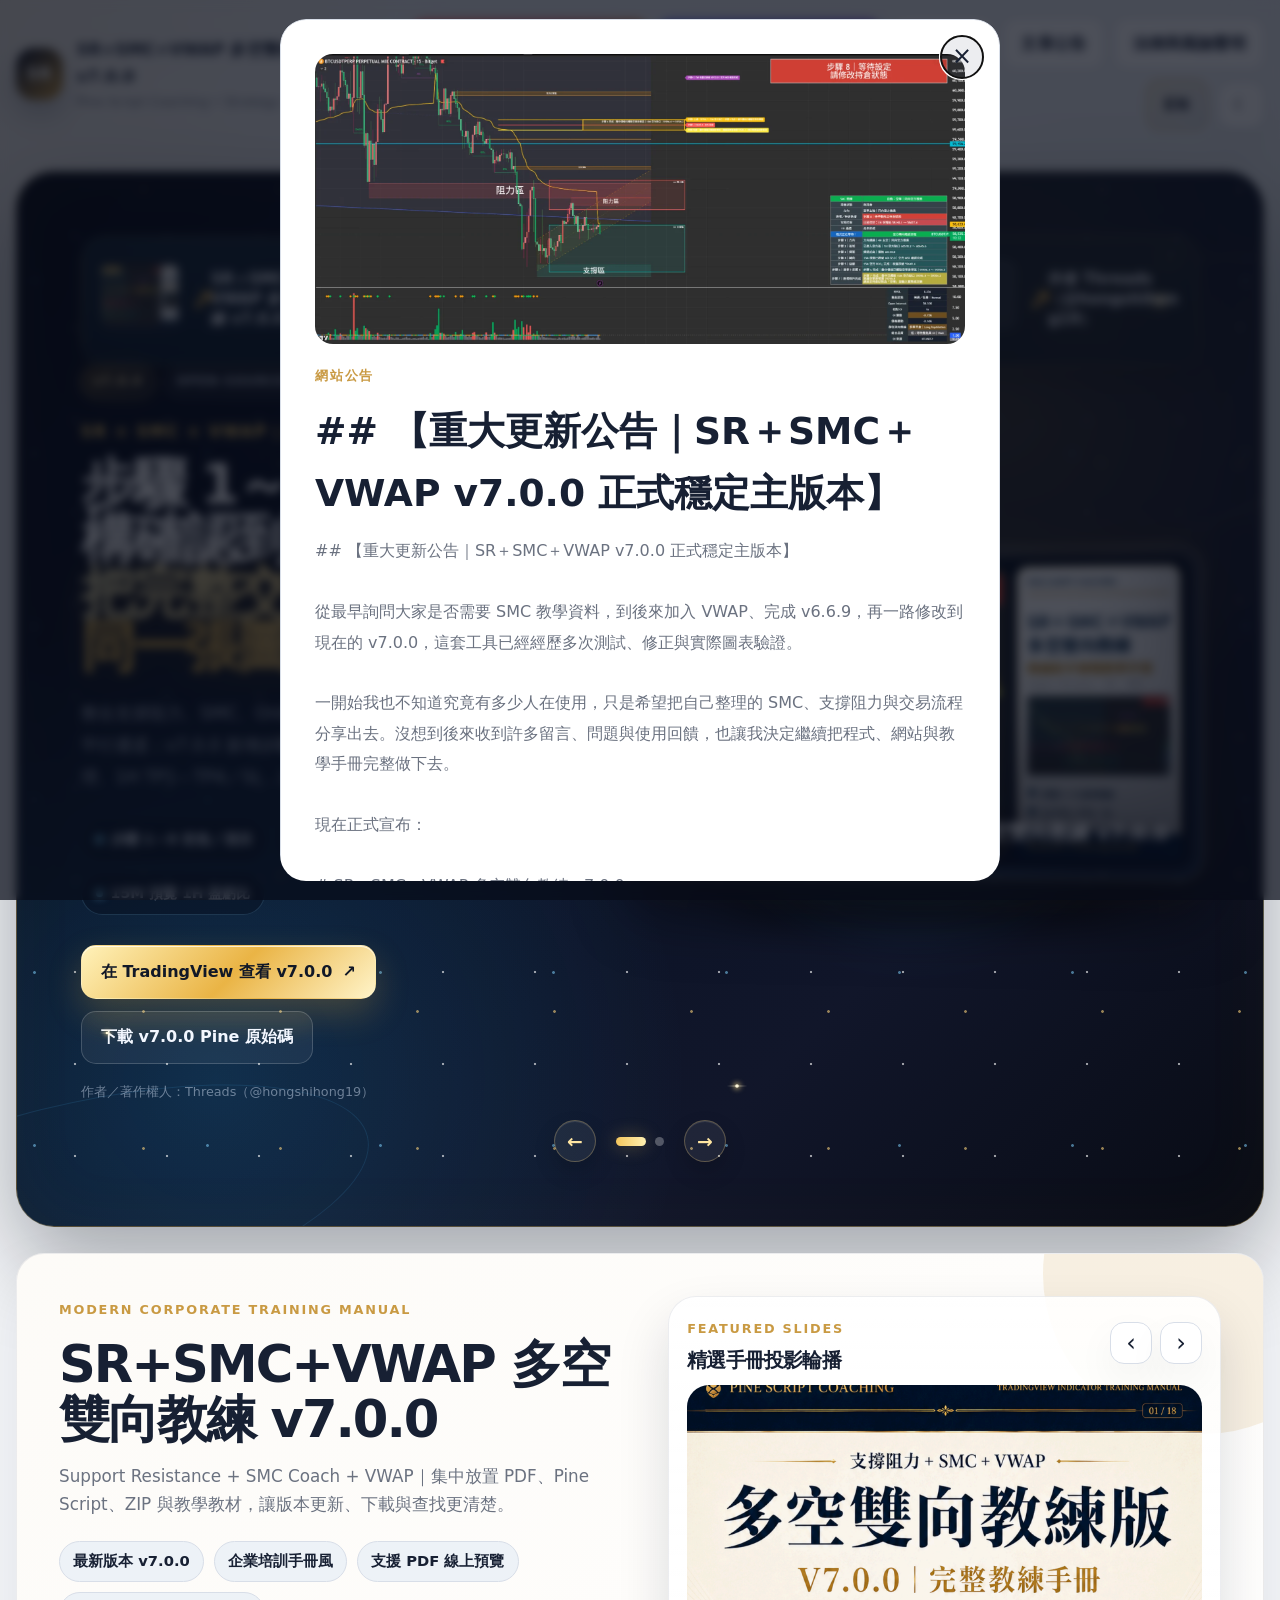
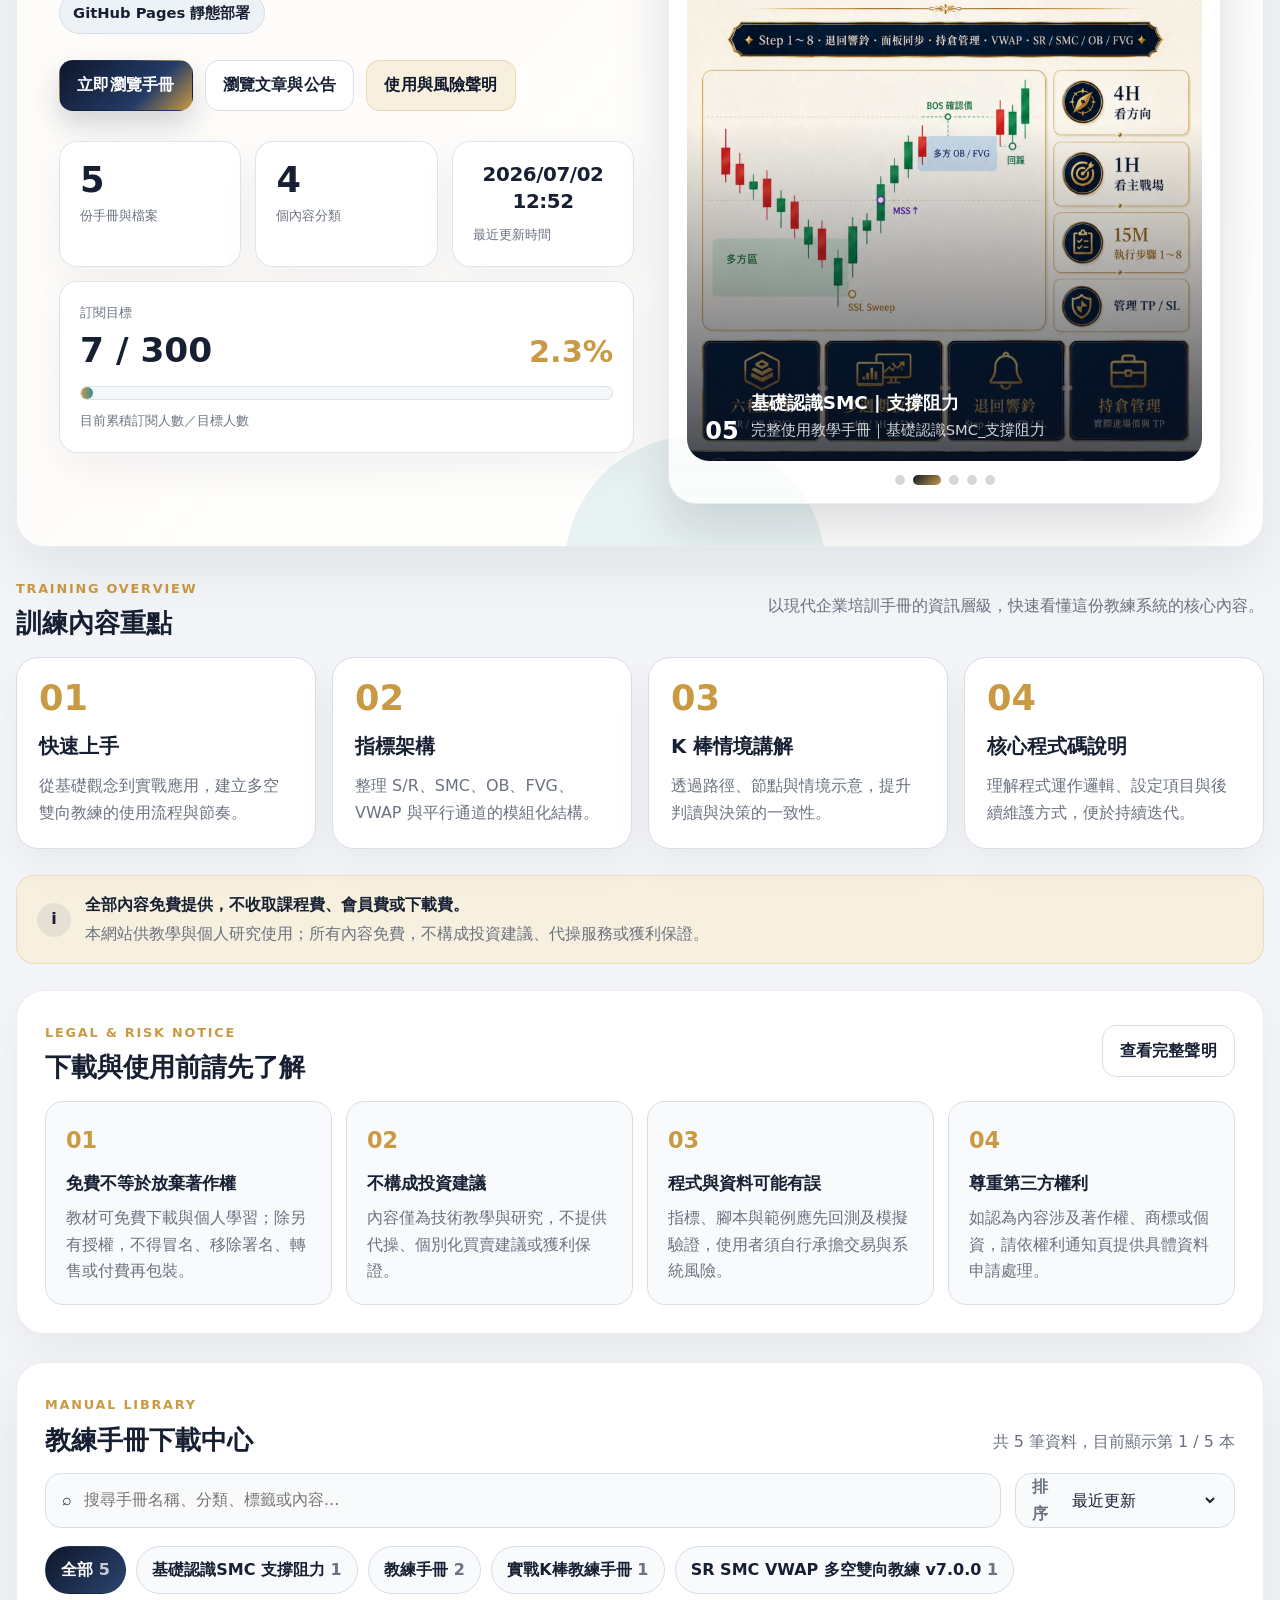
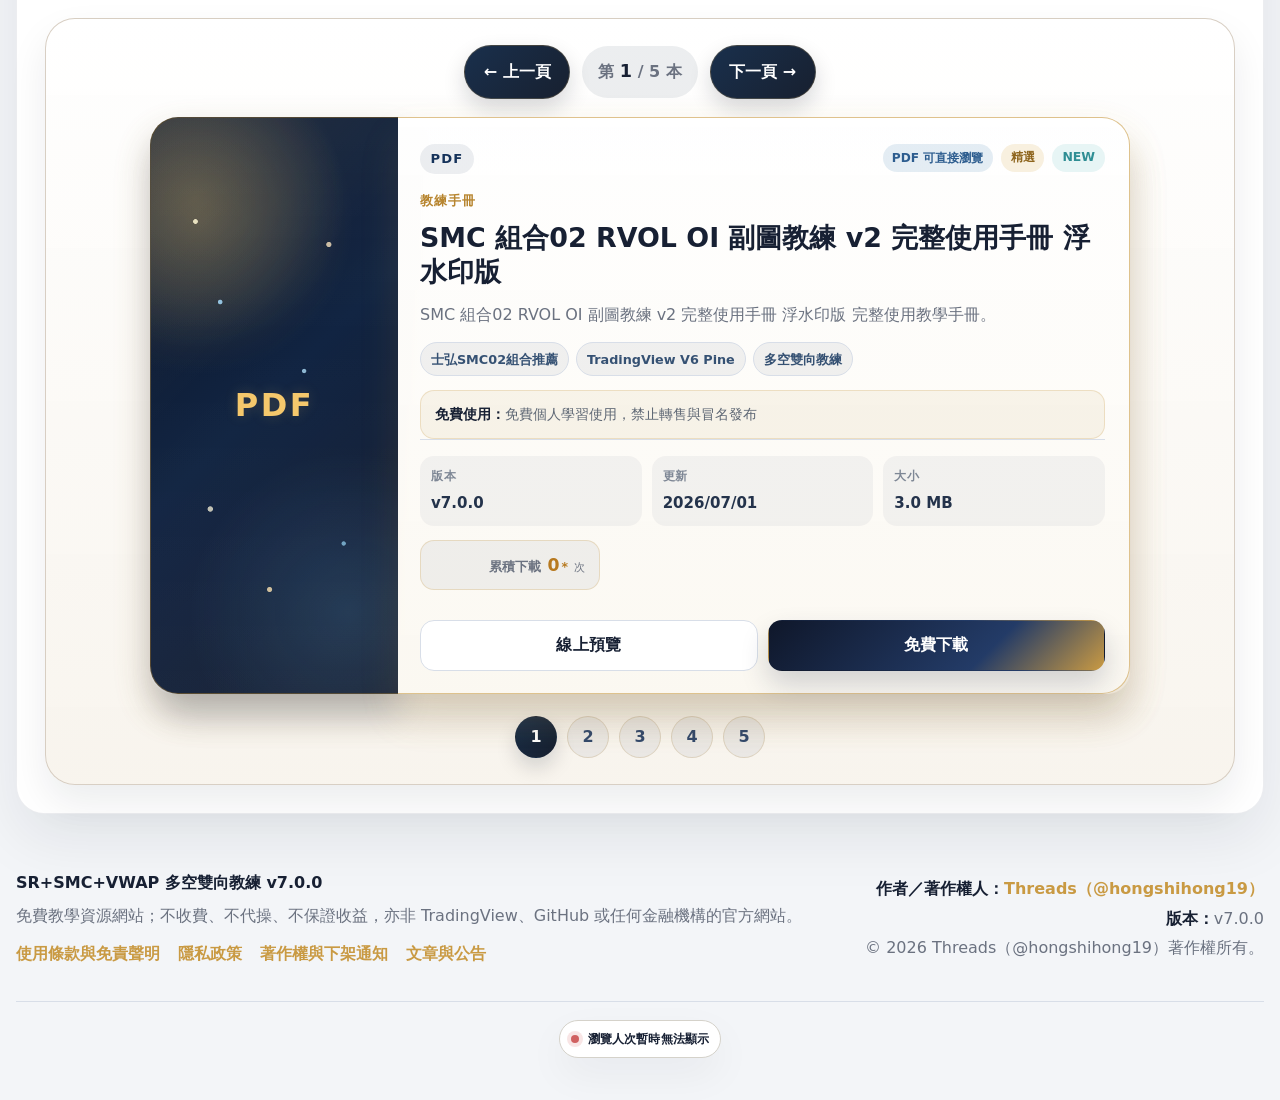
<file: docs/index.html>
<!DOCTYPE html>
<html lang="zh-Hant">
<head>
  <meta charset="UTF-8">
  <meta name="viewport" content="width=device-width, initial-scale=1.0">
  <meta name="author" content="Threads（@hongshihong19）">
  <meta name="description" content="SR+SMC+VWAP 多空雙向教練 v7.0.0 下載中心，集中整理教練手冊、Pine Script 教材與學習檔案。">
  <meta name="theme-color" content="#14213d">
  <title>SR+SMC+VWAP 多空雙向教練 v7.0.0</title>
  <link rel="stylesheet" href="assets/css/style.css?v=8.1.48">
  <script src="assets/js/i18n.js?v=8.1.22-star-billboard"></script>
  <script src="assets/js/visitor-counter.js?v=8.1.18" defer></script>
</head>
<body>
  <div class="page-shell">
    <header class="site-header">
      <a class="brand" href="index.html" aria-label="回到首頁">
        <span class="brand-mark" aria-hidden="true">SR</span>
        <span>
          <strong id="siteName">SR+SMC+VWAP 多空雙向教練 v7.0.0</strong>
          <small id="siteSubtitle">Pine Script Coaching • Strategy • Execution</small>
        </span>
      </a>

      <nav class="header-actions" aria-label="網站操作">
        <div id="donationButtons" class="header-donation-buttons" aria-label="打賞與贊助連結"></div>
        <a class="button button-secondary" href="#manuals">手冊下載</a>
        <a class="button button-secondary" href="articles.html">文章公告</a>
        <a class="button button-secondary" href="legal.html">法律與風險聲明</a>
        <button id="languageToggle" class="button button-language" type="button" aria-label="切換為英文" title="Switch to English">EN</button>
        <button id="themeToggle" class="icon-button" type="button" aria-label="切換深色模式" title="切換深色模式">☾</button>
      </nav>
    </header>

    <section class="star-billboard" aria-labelledby="starBillboardTitle">
      <div class="star-billboard-orbit star-billboard-orbit-one" aria-hidden="true"></div>
      <div class="star-billboard-orbit star-billboard-orbit-two" aria-hidden="true"></div>
      <span class="star-sparkle sparkle-one" aria-hidden="true"></span>
      <span class="star-sparkle sparkle-two" aria-hidden="true"></span>
      <span class="star-sparkle sparkle-three" aria-hidden="true"></span>
      <span class="star-sparkle sparkle-four" aria-hidden="true"></span>

      <section class="public-link-bar" aria-label="官方連結">
        <div class="public-link-intro">
          <span class="eyebrow">Featured Links</span>
          <strong>SMC 組合02副圖｜RVOL 與 OI｜作者 Threads</strong>
        </div>
        <nav class="public-link-actions" aria-label="TradingView 腳本與 Threads 連結">
          <a class="public-link public-link-tradingview" href="https://tw.tradingview.com/script/v9sZVYZ9/" target="_blank" rel="noopener noreferrer">
            <span class="public-link-kicker">TradingView 主圖</span>
            <strong>SR＋SMC＋VWAP 多空雙向教練 v7.0.0</strong>
            <span class="public-link-arrow" aria-hidden="true">↗</span>
          </a>
          <a class="public-link public-link-rvol" href="https://tw.tradingview.com/script/s1XifCPs/" target="_blank" rel="noopener noreferrer">
            <span class="public-link-kicker">SMC 組合02副圖</span>
            <strong>RVOL + Open Interest 副圖教練 v2</strong>
            <span class="public-link-arrow" aria-hidden="true">↗</span>
          </a>
          <a class="public-link public-link-threads" href="https://www.threads.com/@hongshihong19" target="_blank" rel="noopener noreferrer">
            <span class="public-link-kicker">作者 Threads</span>
            <strong>Threads（@hongshihong19）</strong>
            <span class="public-link-arrow" aria-hidden="true">↗</span>
          </a>
        </nav>
      </section>

      <div id="starBillboardCarousel" class="star-billboard-carousel" aria-live="polite"></div>

      <div id="starBillboardControls" class="star-billboard-controls" aria-label="明星看板頁面切換">
        <button id="starBillboardPrev" class="star-billboard-nav" type="button" aria-label="上一張明星看板">←</button>
        <div id="starBillboardDots" class="star-billboard-dots" role="tablist" aria-label="明星看板頁碼"></div>
        <button id="starBillboardNext" class="star-billboard-nav" type="button" aria-label="下一張明星看板">→</button>
      </div>
    </section>




    <main>
      <section class="hero hero-manual">
        <div class="hero-copy">
          <span id="modernHeroEyebrow" class="eyebrow">Modern Corporate Training Manual</span>
          <h2 id="heroTitle">SR+SMC+VWAP 多空雙向教練 v7.0.0</h2>
          <p id="heroLead">Support Resistance + SMC Coach + VWAP｜集中放置 PDF、Pine Script、ZIP 與教學教材，讓版本更新、下載與查找更清楚。</p>

          <div id="modernHeroPills" class="hero-pills" aria-label="網站重點資訊">
            <span class="meta-pill">最新版本 v7.0.0</span>
            <span class="meta-pill">企業培訓手冊風</span>
            <span class="meta-pill">支援 PDF 線上預覽</span>
            <span class="meta-pill">GitHub Pages 靜態部署</span>
          </div>

          <div id="localDraftNotice" class="draft-notice" hidden>
            目前首頁顯示的是本機草稿資料。若要同步到 GitHub 公開網站，仍需從管理頁匯出新的 <code>manuals-data.js</code> 並重新上傳。
          </div>

          <div id="modernHeroActions" class="hero-actions">
            <a class="button button-primary" href="#manuals">立即瀏覽手冊</a>
            <a class="button button-secondary" href="articles.html">瀏覽文章與公告</a>
            <a class="button button-ghost" href="legal.html">使用與風險聲明</a>
          </div>

          <div class="hero-stats" aria-label="網站資料統計">
            <article class="stat-card">
              <span id="manualCount">0</span>
              <small>份手冊與檔案</small>
            </article>
            <article class="stat-card">
              <span id="categoryCount">0</span>
              <small>個內容分類</small>
            </article>
            <article class="stat-card">
              <span id="latestDate">—</span>
              <small>最近更新時間</small>
            </article>
            <article class="stat-card subscription-progress-card" id="subscriptionProgressCard">
              <div class="subscription-progress-heading">
                <div>
                  <small>訂閱目標</small>
                  <strong id="subscriptionProgressValue">3 / 300</strong>
                </div>
                <span id="subscriptionProgressPercent" class="subscription-progress-percent">1%</span>
              </div>
              <div id="subscriptionProgressTrack" class="subscription-progress-track" role="progressbar" aria-label="訂閱目標完成進度" aria-valuemin="0" aria-valuemax="100" aria-valuenow="1">
                <div id="subscriptionProgressFill" class="subscription-progress-fill" style="width:1%"></div>
              </div>
              <small class="subscription-progress-note">目前累積訂閱人數／目標人數</small>
            </article>
          </div>
        </div>

        <aside class="hero-visual" aria-label="精選手冊輪播預覽">
          <div class="hero-carousel-shell">
            <div class="hero-carousel-header">
              <div>
                <span id="modernHeroCarouselEyebrow" class="eyebrow">Featured Slides</span>
                <h2 id="modernHeroCarouselTitle">精選手冊投影輪播</h2>
              </div>
              <div class="hero-carousel-controls">
                <button id="heroPrev" class="carousel-nav" type="button" aria-label="上一張">‹</button>
                <button id="heroNext" class="carousel-nav" type="button" aria-label="下一張">›</button>
              </div>
            </div>

            <div id="heroCarousel" class="hero-carousel" aria-live="polite">
              <article class="hero-slide is-active">
                <img src="assets/images/slide-01.png" alt="SR+SMC+VWAP 多空雙向教練 v6.6.9 封面">
                <div class="hero-slide-caption">
                  <strong>01</strong>
                  <div>
                    <h3>SR+SMC+VWAP 多空雙向教練 v6.6.9</h3>
                    <p>完整使用教學手冊｜主教練手冊</p>
                  </div>
                </div>
              </article>
              <article class="hero-slide">
                <img src="assets/images/slide-02.png" alt="SR + SMC 多空雙向教練實戰 K 棒情境教學手冊">
                <div class="hero-slide-caption">
                  <strong>02</strong>
                  <div>
                    <h3>實戰 K 棒情境教學手冊</h3>
                    <p>多單／空單核心流程與情境解析</p>
                  </div>
                </div>
              </article>
              <article class="hero-slide">
                <img src="assets/images/slide-03.png" alt="支撐阻力加 SMC 多空雙向教練版">
                <div class="hero-slide-caption">
                  <strong>03</strong>
                  <div>
                    <h3>支撐阻力 + SMC 多空雙向教練版</h3>
                    <p>15M 進場｜1H 主要離場｜人工停損與報酬比</p>
                  </div>
                </div>
              </article>
              <article class="hero-slide">
                <img src="assets/images/slide-04.png" alt="SMC 組合 02 RVOL 加 Open Interest 副圖教練 v2">
                <div class="hero-slide-caption">
                  <strong>04</strong>
                  <div>
                    <h3>SMC 組合 02｜RVOL + Open Interest</h3>
                    <p>副圖教練 v2｜新手從零到實戰完整使用說明書</p>
                  </div>
                </div>
              </article>
            </div>

            <div id="heroDots" class="hero-dots" aria-label="輪播頁面切換">
              <button class="hero-dot is-active" type="button" aria-label="切換到第 1 張"></button>
              <button class="hero-dot" type="button" aria-label="切換到第 2 張"></button>
              <button class="hero-dot" type="button" aria-label="切換到第 3 張"></button>
              <button class="hero-dot" type="button" aria-label="切換到第 4 張"></button>
            </div>
          </div>
        </aside>
      </section>

      <section class="overview-section">
        <div class="section-heading compact-heading">
          <div>
            <span class="eyebrow">Training Overview</span>
            <h2>訓練內容重點</h2>
          </div>
          <p>以現代企業培訓手冊的資訊層級，快速看懂這份教練系統的核心內容。</p>
        </div>

        <div class="overview-grid">
          <article class="overview-card">
            <span class="overview-index">01</span>
            <h3>快速上手</h3>
            <p>從基礎觀念到實戰應用，建立多空雙向教練的使用流程與節奏。</p>
          </article>
          <article class="overview-card">
            <span class="overview-index">02</span>
            <h3>指標架構</h3>
            <p>整理 S/R、SMC、OB、FVG、VWAP 與平行通道的模組化結構。</p>
          </article>
          <article class="overview-card">
            <span class="overview-index">03</span>
            <h3>K 棒情境講解</h3>
            <p>透過路徑、節點與情境示意，提升判讀與決策的一致性。</p>
          </article>
          <article class="overview-card">
            <span class="overview-index">04</span>
            <h3>核心程式碼說明</h3>
            <p>理解程式運作邏輯、設定項目與後續維護方式，便於持續迭代。</p>
          </article>
        </div>
      </section>

      <section class="notice-bar" aria-label="網站公告">
        <span class="notice-icon" aria-hidden="true">i</span>
        <div>
          <strong>全部內容免費提供，不收取課程費、會員費或下載費。</strong>
          <p id="siteNotice">本網站供教學與個人研究使用；下載前請確認版本、更新日期與適用內容。</p>
        </div>
      </section>

      <section class="legal-summary" aria-label="重要法律與風險提醒">
        <div class="section-heading compact-heading">
          <div>
            <span class="eyebrow">Legal & Risk Notice</span>
            <h2>下載與使用前請先了解</h2>
          </div>
          <a class="button button-secondary" href="legal.html">查看完整聲明</a>
        </div>
        <div class="legal-summary-grid">
          <article>
            <span>01</span>
            <h3>免費不等於放棄著作權</h3>
            <p>教材可免費下載與個人學習；除另有授權，不得冒名、移除署名、轉售或付費再包裝。</p>
          </article>
          <article>
            <span>02</span>
            <h3>不構成投資建議</h3>
            <p>內容僅為技術教學與研究，不提供代操、個別化買賣建議或獲利保證。</p>
          </article>
          <article>
            <span>03</span>
            <h3>程式與資料可能有誤</h3>
            <p>指標、腳本與範例應先回測及模擬驗證，使用者須自行承擔交易與系統風險。</p>
          </article>
          <article>
            <span>04</span>
            <h3>尊重第三方權利</h3>
            <p>如認為內容涉及著作權、商標或個資，請依權利通知頁提供具體資料申請處理。</p>
          </article>
        </div>
      </section>

      <section id="manuals" class="manual-section">
        <div class="section-heading">
          <div>
            <span class="eyebrow">Manual Library</span>
            <h2>教練手冊下載中心</h2>
          </div>
          <p id="resultSummary">正在載入資料...</p>
        </div>

        <div class="toolbar">
          <label class="search-box">
            <span aria-hidden="true">⌕</span>
            <input id="searchInput" type="search" placeholder="搜尋手冊名稱、分類、標籤或內容..." autocomplete="off">
          </label>

          <label class="select-box">
            <span>排序</span>
            <select id="sortSelect">
              <option value="updated-desc">最近更新</option>
              <option value="updated-asc">最早更新</option>
              <option value="title-asc">名稱 A–Z</option>
              <option value="featured">精選優先</option>
            </select>
          </label>
        </div>

        <div id="categoryFilters" class="category-filters" aria-label="分類篩選"></div>

        <div id="manualGrid" class="manual-grid" aria-live="polite"></div>

        <div id="emptyState" class="empty-state" hidden>
          <div class="empty-icon" aria-hidden="true">⌕</div>
          <h3>找不到符合條件的手冊</h3>
          <p>請改用其他關鍵字，或切換到「全部」分類。</p>
          <button id="resetFilters" class="button button-secondary" type="button">清除篩選</button>
        </div>
      </section>
    </main>

    <footer class="site-footer">
      <div>
        <strong id="footerSiteName">SR+SMC+VWAP 多空雙向教練 v7.0.0</strong>
        <p>免費教學資源網站；不收費、不代操、不保證收益，亦非 TradingView、GitHub 或任何金融機構的官方網站。</p>
        <nav class="footer-links" aria-label="法律資訊">
          <a href="legal.html">使用條款與免責聲明</a>
          <a href="privacy.html">隱私政策</a>
          <a href="rights.html">著作權與下架通知</a>
          <a href="articles.html">文章與公告</a>
        </nav>
      </div>
      <div class="footer-copyright">
        <p><strong>作者／著作權人：</strong><a href="https://www.threads.com/@hongshihong19" target="_blank" rel="noopener noreferrer">Threads（@hongshihong19）</a></p>
        <p><strong>版本：</strong>v7.0.0</p>
        <p>© 2026 Threads（@hongshihong19）著作權所有。</p>
      </div>
</footer>
  </div>

  <dialog id="detailDialog" class="detail-dialog preview-dialog">
    <div class="preview-dialog-shell">
      <button class="dialog-close preview-close-precise" type="button" aria-label="關閉"><span class="dialog-close-visual" aria-hidden="true"><span class="dialog-close-icon">×</span></span></button>
      <div id="dialogContent"></div>
    </div>
  </dialog>

  <dialog id="downloadDialog" class="download-dialog">
    <div class="download-dialog-content">
      <span class="eyebrow">Free Download Notice</span>
      <h2>下載前確認</h2>
      <p>本網站內容全部免費，不收取任何費用。教材僅供教學、研究與個人學習，不構成投資建議、代操服務或獲利保證。</p>
      <ul>
        <li>免費下載不代表放棄著作權或允許轉售。</li>
        <li>請先回測、模擬並確認程式碼與參數後再使用。</li>
        <li>投資與交易可能造成部分或全部本金損失，結果由使用者自行承擔。</li>
      </ul>
      <label class="agreement-check">
        <input id="downloadAgreement" type="checkbox">
        <span>我已閱讀並同意<a href="legal.html">使用條款與風險聲明</a>。</span>
      </label>
      <div class="download-dialog-actions">
        <button id="cancelDownload" class="button button-secondary" type="button">取消</button>
        <button id="confirmDownload" class="button button-primary" type="button" disabled>同意並免費下載</button>
      </div>
    </div>
  </dialog>

  <dialog id="videoDialog" class="homepage-video-dialog" aria-labelledby="videoDialogTitle">
    <div class="homepage-video-dialog-shell">
      <button id="videoDialogClose" class="dialog-close homepage-video-close" type="button" aria-label="關閉影片">×</button>
      <div class="homepage-video-heading">
        <span class="eyebrow">Tutorial Video</span>
        <h2 id="videoDialogTitle">教學影片</h2>
        <p id="videoDialogDescription"></p>
      </div>
      <div class="homepage-video-frame">
        <video id="homepageVideoPlayer" controls playsinline preload="metadata">您的瀏覽器不支援 HTML5 影片播放。</video>
      </div>
    </div>
  </dialog>

  <script src="assets/js/manuals-data.js?v=8.1.48"></script>
  <script src="assets/js/site-announcement.js?v=8.1.18"></script>
  <script src="assets/js/pdf-lib.min.js"></script>
  <script src="assets/js/app.js?v=8.1.48"></script>
</body>
</html>
</file>
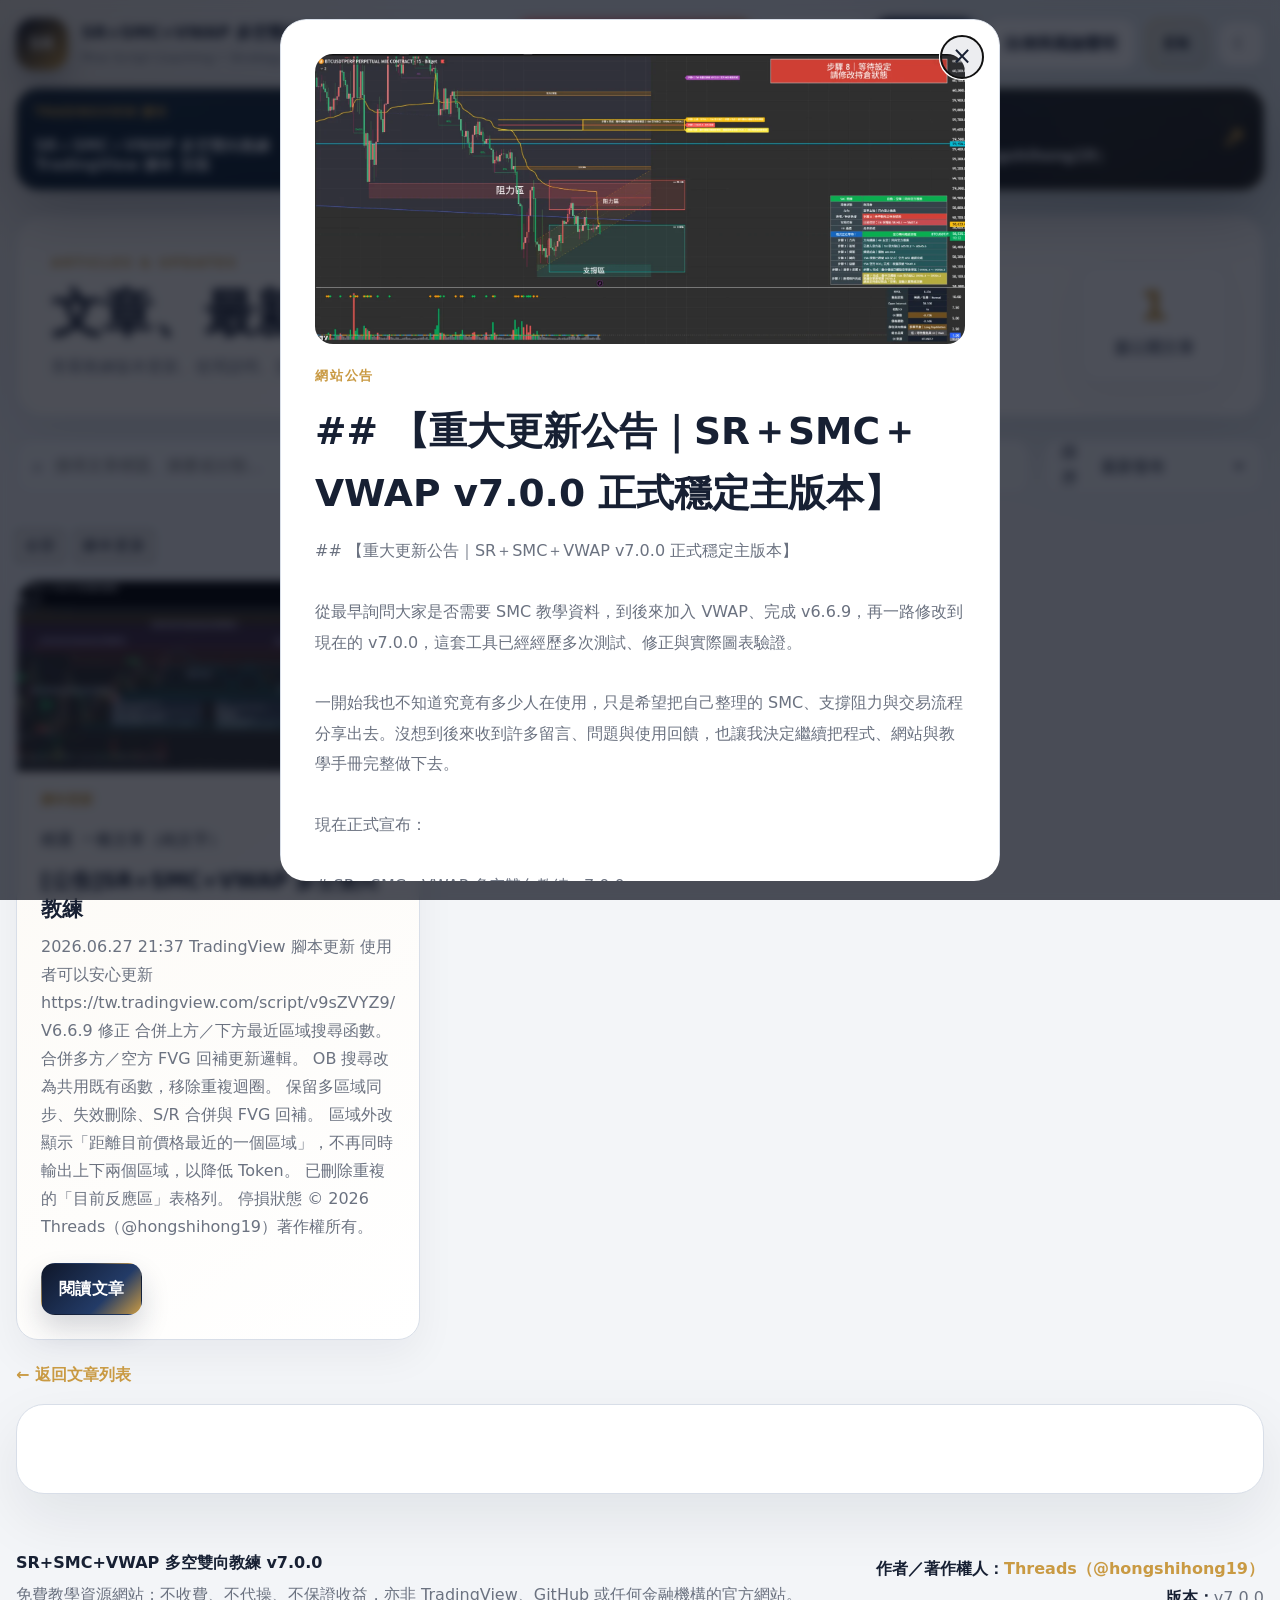
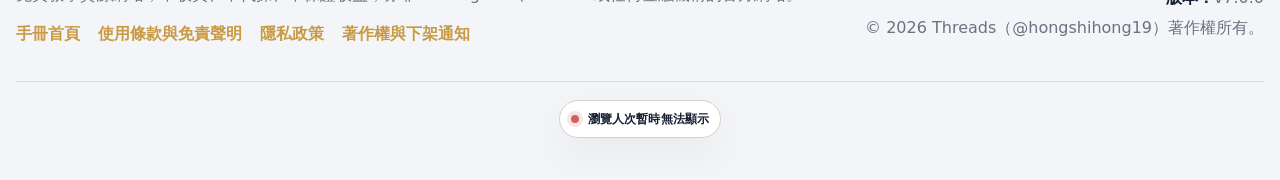
<file: docs/articles.html>
<!DOCTYPE html>
<html lang="zh-Hant">
<head>
  <meta charset="UTF-8">
  <meta name="viewport" content="width=device-width, initial-scale=1.0">
  <meta name="author" content="Threads（@hongshihong19）">
  <meta name="description" content="SR+SMC+VWAP 多空雙向教練文章、最新消息、版本公告與 Threads 嵌入內容。">
  <meta name="theme-color" content="#14213d">
  <title>文章與公告｜SR+SMC+VWAP 多空雙向教練 v7.0.0</title>
  <link rel="stylesheet" href="assets/css/style.css?v=8.1.48">
  <script src="assets/js/i18n.js?v=8.1.18"></script>
  <script src="assets/js/visitor-counter.js?v=8.1.18" defer></script>
</head>
<body class="articles-page">
  <div class="page-shell">
    <header class="site-header">
      <a class="brand" href="index.html" aria-label="回到首頁">
        <span class="brand-mark" aria-hidden="true">SR</span>
        <span><strong id="siteName">SR+SMC+VWAP 多空雙向教練 v7.0.0</strong><small id="siteSubtitle">Pine Script Coaching • Strategy • Execution</small></span>
      </a>
      <nav class="header-actions" aria-label="網站操作">
        <div id="donationButtons" class="header-donation-buttons" aria-label="打賞與贊助連結"></div>
        <a class="button button-secondary" href="index.html">手冊首頁</a>
        <a class="button button-primary" href="articles.html" aria-current="page">文章公告</a>
        <a class="button button-secondary" href="legal.html">法律與風險聲明</a>
        <button id="languageToggle" class="button button-language" type="button" aria-label="切換為英文" title="Switch to English">EN</button>
        <button id="themeToggle" class="icon-button" type="button" aria-label="切換深色模式" title="切換深色模式">☾</button>
      </nav>
    </header>

    <section class="public-link-bar" aria-label="官方連結">
      <div class="public-link-intro"><span class="eyebrow">Featured Links</span><strong>SMC 組合02副圖｜RVOL 與 OI｜作者 Threads</strong></div>
      <nav class="public-link-actions" aria-label="TradingView 腳本與 Threads 連結">
        <a id="tradingViewLink" class="public-link public-link-tradingview" href="https://tw.tradingview.com/script/v9sZVYZ9/" target="_blank" rel="noopener noreferrer"><span class="public-link-kicker">TradingView 腳本</span><strong>SR＋SMC＋VWAP 多空雙向教練 TradingView 腳本 安裝</strong><span class="public-link-arrow" aria-hidden="true">↗</span></a>
        <a class="public-link public-link-rvol" href="https://tw.tradingview.com/script/s1XifCPs/" target="_blank" rel="noopener noreferrer">
          <span class="public-link-kicker">SMC 組合02副圖</span>
          <strong>RVOL + Open Interest 副圖教練 v2</strong>
          <span class="public-link-arrow" aria-hidden="true">↗</span>
        </a>
        <a id="threadsLink" class="public-link public-link-threads" href="https://www.threads.com/@hongshihong19" target="_blank" rel="noopener noreferrer"><span class="public-link-kicker">作者 Threads</span><strong>Threads（@hongshihong19）</strong><span class="public-link-arrow" aria-hidden="true">↗</span></a>
      </nav>
    </section>

    <main class="article-main">
      <section class="article-hero">
        <div><span class="eyebrow">Articles & Updates</span><h1>文章、最新消息與網站公告</h1><p>查看教練版本更新、使用說明、交易觀念文章，以及由 Threads 等平台嵌入的公開內容。</p></div>
        <div class="article-hero-stats"><strong id="publicArticleCount">0</strong><span>篇公開文章</span></div>
      </section>

      <section id="articleListView" class="article-library">
        <div class="toolbar article-toolbar">
          <label class="search-box"><span aria-hidden="true">⌕</span><input id="articleSearch" type="search" placeholder="搜尋文章標題、摘要或分類..." autocomplete="off"></label>
          <label class="select-box"><span>排序</span><select id="articleSort"><option value="date-desc">最新發布</option><option value="date-asc">最早發布</option><option value="featured">精選優先</option></select></label>
        </div>
        <div id="articleCategoryFilters" class="category-filters" aria-label="文章分類篩選"></div>
        <div id="articleGrid" class="article-public-grid" aria-live="polite"></div>
        <div id="articleEmptyState" class="empty-state" hidden><div class="empty-icon">⌕</div><h2>目前沒有符合條件的文章</h2><p>請改用其他關鍵字或切換分類。</p></div>
      </section>

      <section id="articleDetailView" class="article-detail-view" hidden>
        <a class="article-back-link" href="articles.html">← 返回文章列表</a>
        <article id="articleDetail" class="article-detail-card"></article>
      </section>
    </main>

    <footer class="site-footer">
      <div><strong id="footerSiteName">SR+SMC+VWAP 多空雙向教練 v7.0.0</strong><p>免費教學資源網站；不收費、不代操、不保證收益，亦非 TradingView、GitHub 或任何金融機構的官方網站。</p><nav class="footer-links" aria-label="法律資訊"><a href="index.html">手冊首頁</a><a href="legal.html">使用條款與免責聲明</a><a href="privacy.html">隱私政策</a><a href="rights.html">著作權與下架通知</a></nav></div>
      <div class="footer-copyright"><p><strong>作者／著作權人：</strong><a href="https://www.threads.com/@hongshihong19" target="_blank" rel="noopener noreferrer">Threads（@hongshihong19）</a></p><p><strong>版本：</strong>v7.0.0</p><p>© 2026 Threads（@hongshihong19）著作權所有。</p></div>
    </footer>
  </div>
  <script src="assets/js/manuals-data.js?v=8.1.48"></script>
  <script src="assets/js/site-announcement.js?v=8.1.18"></script>
  <script src="assets/js/articles.js?v=8.1.18"></script>
</body>
</html>
</file>
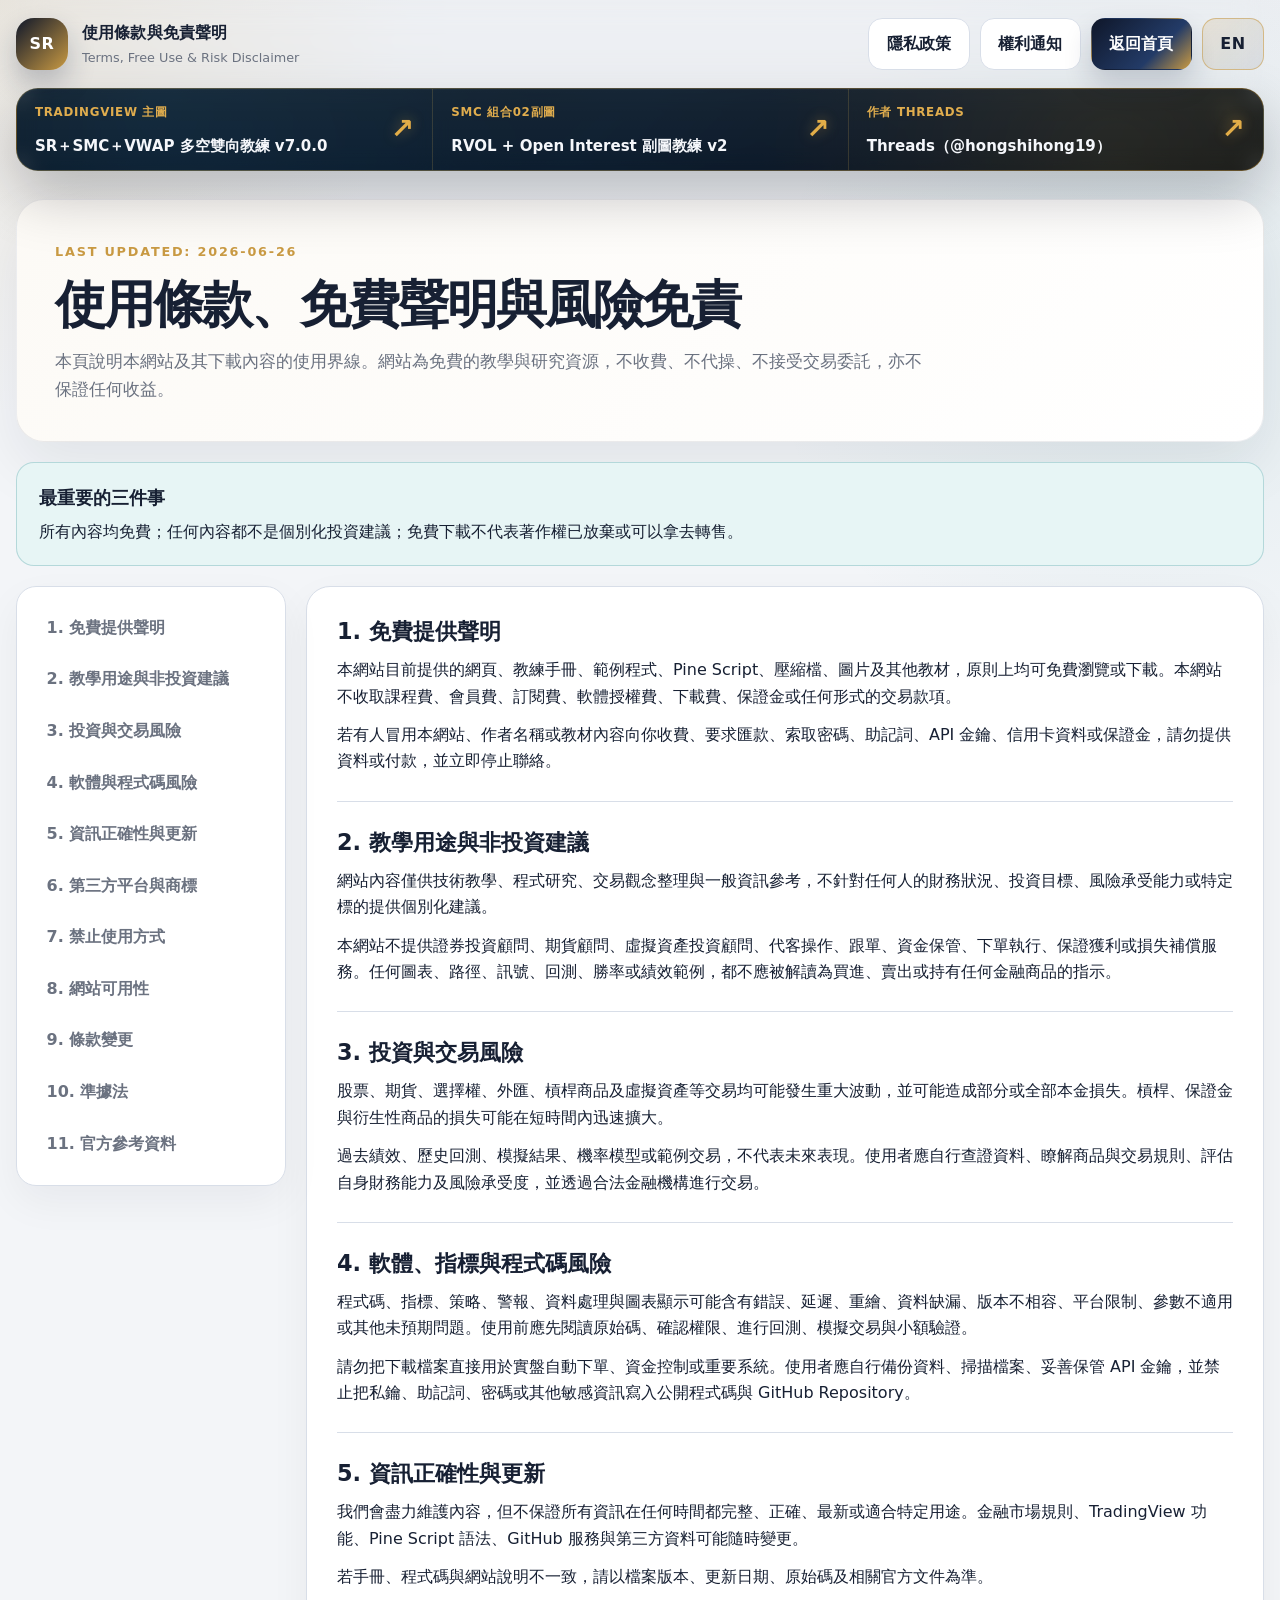
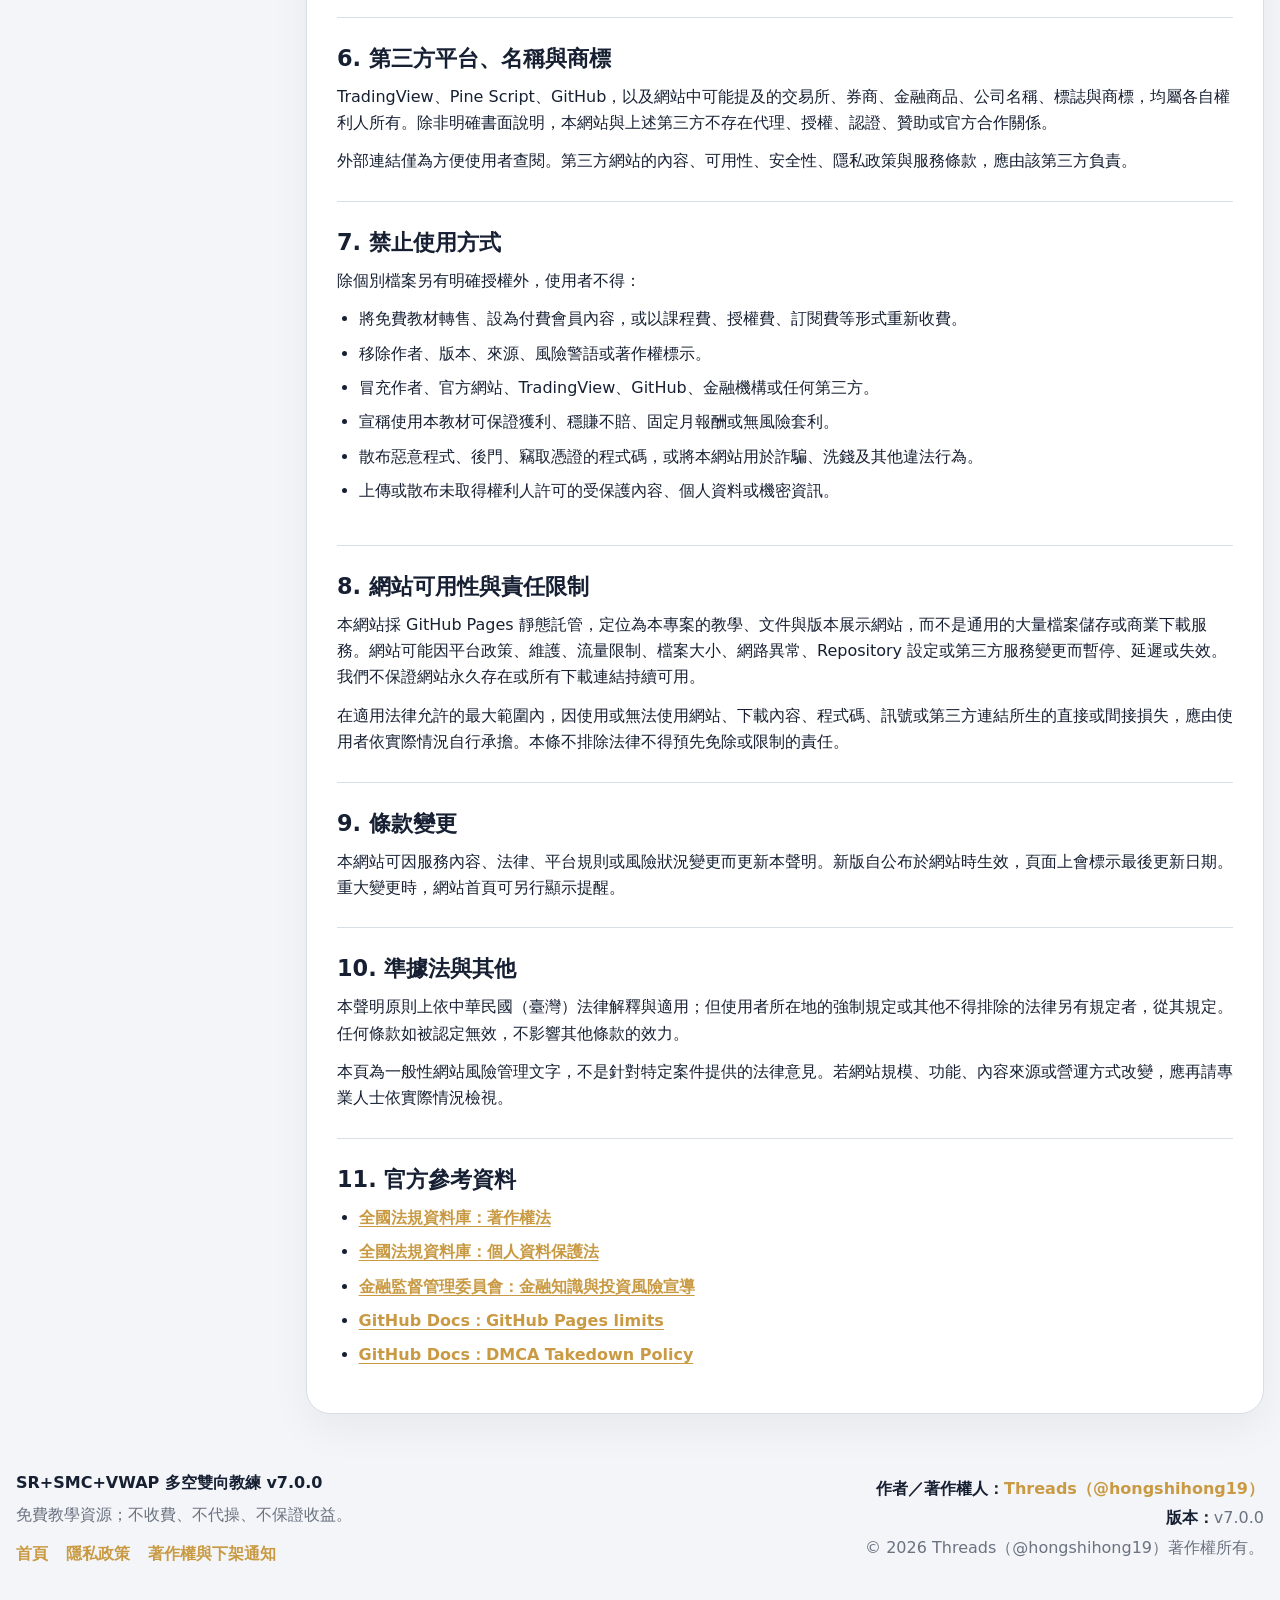
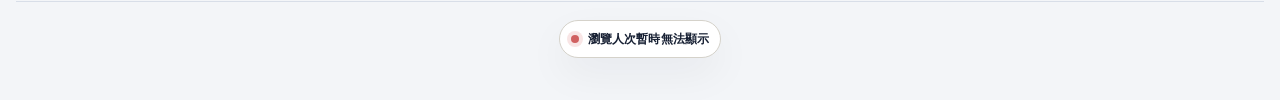
<file: docs/legal.html>
<!DOCTYPE html>
<html lang="zh-Hant">
<head>
  <meta charset="UTF-8">
  <meta name="viewport" content="width=device-width, initial-scale=1.0">
  <meta name="author" content="Threads（@hongshihong19）">
  <meta name="description" content="SR+SMC+VWAP 多空雙向教練 v7.0.0 的使用條款、免費聲明與投資風險免責說明。">
  <meta name="theme-color" content="#14213d">
  <title>使用條款與免責聲明｜SR+SMC+VWAP 多空雙向教練 v7.0.0</title>
  <link rel="stylesheet" href="assets/css/style.css?v=8.1.48">
  <script src="assets/js/i18n.js?v=8.1.18"></script>
  <script src="assets/js/visitor-counter.js?v=8.1.18" defer></script>
</head>
<body>
  <div class="page-shell">
    <header class="site-header">
      <a class="brand" href="index.html">
        <span class="brand-mark" aria-hidden="true">SR</span>
        <span><strong>使用條款與免責聲明</strong><small>Terms, Free Use & Risk Disclaimer</small></span>
      </a>
      <nav class="header-actions">
        <a class="button button-secondary" href="privacy.html">隱私政策</a>
        <a class="button button-secondary" href="rights.html">權利通知</a>
        <a class="button button-primary" href="index.html">返回首頁</a>
        <button id="languageToggle" class="button button-language" type="button" aria-label="切換為英文" title="Switch to English">EN</button>
      </nav>
    </header>
    <section class="public-link-bar" aria-label="官方連結">
      <div class="public-link-intro">
        <span class="eyebrow">Featured Links</span>
        <strong>SMC 組合02副圖｜RVOL 與 OI｜作者 Threads</strong>
      </div>
      <nav class="public-link-actions" aria-label="TradingView 腳本與 Threads 連結">
        <a class="public-link public-link-tradingview" href="https://tw.tradingview.com/script/v9sZVYZ9/" target="_blank" rel="noopener noreferrer">
          <span class="public-link-kicker">TradingView 主圖</span>
          <strong>SR＋SMC＋VWAP 多空雙向教練 v7.0.0</strong>
          <span class="public-link-arrow" aria-hidden="true">↗</span>
        </a>
        <a class="public-link public-link-rvol" href="https://tw.tradingview.com/script/s1XifCPs/" target="_blank" rel="noopener noreferrer">
          <span class="public-link-kicker">SMC 組合02副圖</span>
          <strong>RVOL + Open Interest 副圖教練 v2</strong>
          <span class="public-link-arrow" aria-hidden="true">↗</span>
        </a>
        <a class="public-link public-link-threads" href="https://www.threads.com/@hongshihong19" target="_blank" rel="noopener noreferrer">
          <span class="public-link-kicker">作者 Threads</span>
          <strong>Threads（@hongshihong19）</strong>
          <span class="public-link-arrow" aria-hidden="true">↗</span>
        </a>
      </nav>
    </section>


    <main class="legal-page">
      <section class="legal-hero">
        <span class="eyebrow">Last updated: 2026-06-26</span>
        <h1>使用條款、免費聲明與風險免責</h1>
        <p>本頁說明本網站及其下載內容的使用界線。網站為免費的教學與研究資源，不收費、不代操、不接受交易委託，亦不保證任何收益。</p>
      </section>

      <section class="legal-callout legal-callout-primary">
        <strong>最重要的三件事</strong>
        <p>所有內容均免費；任何內容都不是個別化投資建議；免費下載不代表著作權已放棄或可以拿去轉售。</p>
      </section>

      <div class="legal-layout">
        <aside class="legal-nav" aria-label="本頁目錄">
          <a href="#free">1. 免費提供聲明</a>
          <a href="#education">2. 教學用途與非投資建議</a>
          <a href="#risk">3. 投資與交易風險</a>
          <a href="#software">4. 軟體與程式碼風險</a>
          <a href="#accuracy">5. 資訊正確性與更新</a>
          <a href="#third-party">6. 第三方平台與商標</a>
          <a href="#prohibited">7. 禁止使用方式</a>
          <a href="#availability">8. 網站可用性</a>
          <a href="#changes">9. 條款變更</a>
          <a href="#law">10. 準據法</a>
          <a href="#references">11. 官方參考資料</a>
        </aside>

        <article class="legal-content">
          <section id="free">
            <h2>1. 免費提供聲明</h2>
            <p>本網站目前提供的網頁、教練手冊、範例程式、Pine Script、壓縮檔、圖片及其他教材，原則上均可免費瀏覽或下載。本網站不收取課程費、會員費、訂閱費、軟體授權費、下載費、保證金或任何形式的交易款項。</p>
            <p>若有人冒用本網站、作者名稱或教材內容向你收費、要求匯款、索取密碼、助記詞、API 金鑰、信用卡資料或保證金，請勿提供資料或付款，並立即停止聯絡。</p>
          </section>

          <section id="education">
            <h2>2. 教學用途與非投資建議</h2>
            <p>網站內容僅供技術教學、程式研究、交易觀念整理與一般資訊參考，不針對任何人的財務狀況、投資目標、風險承受能力或特定標的提供個別化建議。</p>
            <p>本網站不提供證券投資顧問、期貨顧問、虛擬資產投資顧問、代客操作、跟單、資金保管、下單執行、保證獲利或損失補償服務。任何圖表、路徑、訊號、回測、勝率或績效範例，都不應被解讀為買進、賣出或持有任何金融商品的指示。</p>
          </section>

          <section id="risk">
            <h2>3. 投資與交易風險</h2>
            <p>股票、期貨、選擇權、外匯、槓桿商品及虛擬資產等交易均可能發生重大波動，並可能造成部分或全部本金損失。槓桿、保證金與衍生性商品的損失可能在短時間內迅速擴大。</p>
            <p>過去績效、歷史回測、模擬結果、機率模型或範例交易，不代表未來表現。使用者應自行查證資料、瞭解商品與交易規則、評估自身財務能力及風險承受度，並透過合法金融機構進行交易。</p>
          </section>

          <section id="software">
            <h2>4. 軟體、指標與程式碼風險</h2>
            <p>程式碼、指標、策略、警報、資料處理與圖表顯示可能含有錯誤、延遲、重繪、資料缺漏、版本不相容、平台限制、參數不適用或其他未預期問題。使用前應先閱讀原始碼、確認權限、進行回測、模擬交易與小額驗證。</p>
            <p>請勿把下載檔案直接用於實盤自動下單、資金控制或重要系統。使用者應自行備份資料、掃描檔案、妥善保管 API 金鑰，並禁止把私鑰、助記詞、密碼或其他敏感資訊寫入公開程式碼與 GitHub Repository。</p>
          </section>

          <section id="accuracy">
            <h2>5. 資訊正確性與更新</h2>
            <p>我們會盡力維護內容，但不保證所有資訊在任何時間都完整、正確、最新或適合特定用途。金融市場規則、TradingView 功能、Pine Script 語法、GitHub 服務與第三方資料可能隨時變更。</p>
            <p>若手冊、程式碼與網站說明不一致，請以檔案版本、更新日期、原始碼及相關官方文件為準。</p>
          </section>

          <section id="third-party">
            <h2>6. 第三方平台、名稱與商標</h2>
            <p>TradingView、Pine Script、GitHub，以及網站中可能提及的交易所、券商、金融商品、公司名稱、標誌與商標，均屬各自權利人所有。除非明確書面說明，本網站與上述第三方不存在代理、授權、認證、贊助或官方合作關係。</p>
            <p>外部連結僅為方便使用者查閱。第三方網站的內容、可用性、安全性、隱私政策與服務條款，應由該第三方負責。</p>
          </section>

          <section id="prohibited">
            <h2>7. 禁止使用方式</h2>
            <p>除個別檔案另有明確授權外，使用者不得：</p>
            <ul>
              <li>將免費教材轉售、設為付費會員內容，或以課程費、授權費、訂閱費等形式重新收費。</li>
              <li>移除作者、版本、來源、風險警語或著作權標示。</li>
              <li>冒充作者、官方網站、TradingView、GitHub、金融機構或任何第三方。</li>
              <li>宣稱使用本教材可保證獲利、穩賺不賠、固定月報酬或無風險套利。</li>
              <li>散布惡意程式、後門、竊取憑證的程式碼，或將本網站用於詐騙、洗錢及其他違法行為。</li>
              <li>上傳或散布未取得權利人許可的受保護內容、個人資料或機密資訊。</li>
            </ul>
          </section>

          <section id="availability">
            <h2>8. 網站可用性與責任限制</h2>
            <p>本網站採 GitHub Pages 靜態託管，定位為本專案的教學、文件與版本展示網站，而不是通用的大量檔案儲存或商業下載服務。網站可能因平台政策、維護、流量限制、檔案大小、網路異常、Repository 設定或第三方服務變更而暫停、延遲或失效。我們不保證網站永久存在或所有下載連結持續可用。</p>
            <p>在適用法律允許的最大範圍內，因使用或無法使用網站、下載內容、程式碼、訊號或第三方連結所生的直接或間接損失，應由使用者依實際情況自行承擔。本條不排除法律不得預先免除或限制的責任。</p>
          </section>

          <section id="changes">
            <h2>9. 條款變更</h2>
            <p>本網站可因服務內容、法律、平台規則或風險狀況變更而更新本聲明。新版自公布於網站時生效，頁面上會標示最後更新日期。重大變更時，網站首頁可另行顯示提醒。</p>
          </section>

          <section id="law">
            <h2>10. 準據法與其他</h2>
            <p>本聲明原則上依中華民國（臺灣）法律解釋與適用；但使用者所在地的強制規定或其他不得排除的法律另有規定者，從其規定。任何條款如被認定無效，不影響其他條款的效力。</p>
            <p>本頁為一般性網站風險管理文字，不是針對特定案件提供的法律意見。若網站規模、功能、內容來源或營運方式改變，應再請專業人士依實際情況檢視。</p>
          </section>

          <section id="references">
            <h2>11. 官方參考資料</h2>
            <ul>
              <li><a href="https://law.moj.gov.tw/LawClass/LawAll.aspx?PCode=J0070017" target="_blank" rel="noopener noreferrer">全國法規資料庫：著作權法</a></li>
              <li><a href="https://law.moj.gov.tw/LawClass/LawAll.aspx?PCode=I0050021" target="_blank" rel="noopener noreferrer">全國法規資料庫：個人資料保護法</a></li>
              <li><a href="https://www.fsc.gov.tw/ch/home.jsp?id=1089&parentpath=0%2C5" target="_blank" rel="noopener noreferrer">金融監督管理委員會：金融知識與投資風險宣導</a></li>
              <li><a href="https://docs.github.com/en/pages/getting-started-with-github-pages/github-pages-limits" target="_blank" rel="noopener noreferrer">GitHub Docs：GitHub Pages limits</a></li>
              <li><a href="https://docs.github.com/en/site-policy/content-removal-policies/dmca-takedown-policy" target="_blank" rel="noopener noreferrer">GitHub Docs：DMCA Takedown Policy</a></li>
            </ul>
          </section>
        </article>
      </div>
    </main>

    <footer class="site-footer">
      <div>
        <strong>SR+SMC+VWAP 多空雙向教練 v7.0.0</strong>
        <p>免費教學資源；不收費、不代操、不保證收益。</p>
        <nav class="footer-links">
          <a href="index.html">首頁</a>
          <a href="privacy.html">隱私政策</a>
          <a href="rights.html">著作權與下架通知</a>
        </nav>
      </div>
      <div class="footer-copyright">
        <p><strong>作者／著作權人：</strong><a href="https://www.threads.com/@hongshihong19" target="_blank" rel="noopener noreferrer">Threads（@hongshihong19）</a></p>
        <p><strong>版本：</strong>v7.0.0</p>
        <p>© 2026 Threads（@hongshihong19）著作權所有。</p>
      </div>
</footer>
  </div>
</body>
</html>
</file>
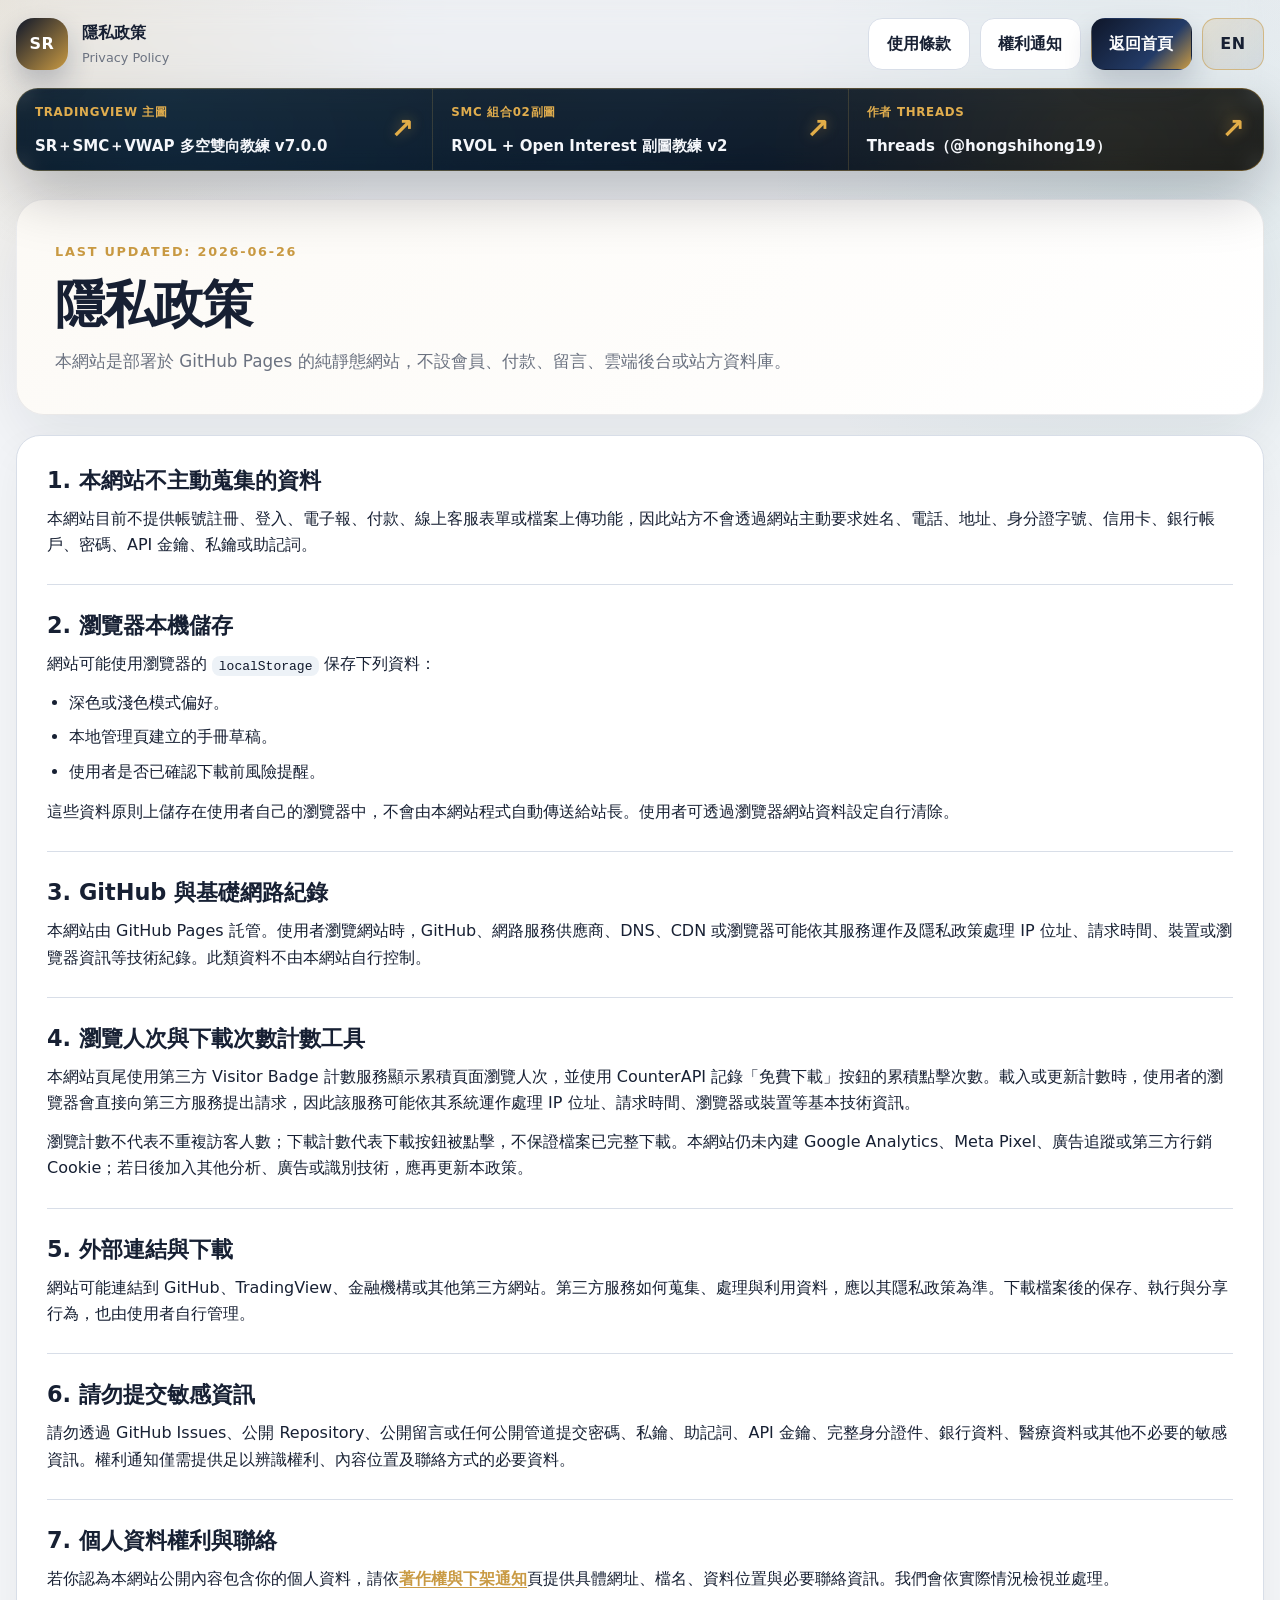
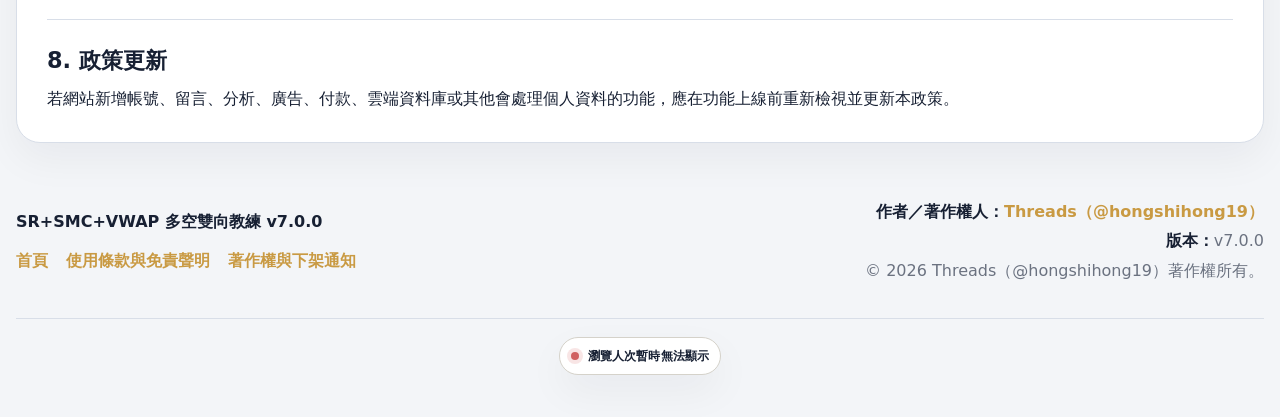
<file: docs/privacy.html>
<!DOCTYPE html>
<html lang="zh-Hant">
<head>
  <meta charset="UTF-8">
  <meta name="viewport" content="width=device-width, initial-scale=1.0">
  <meta name="author" content="Threads（@hongshihong19）">
  <meta name="description" content="SR+SMC+VWAP 多空雙向教練 v7.0.0 隱私政策。">
  <meta name="theme-color" content="#14213d">
  <title>隱私政策｜SR+SMC+VWAP 多空雙向教練 v7.0.0</title>
  <link rel="stylesheet" href="assets/css/style.css?v=8.1.48">
  <script src="assets/js/i18n.js?v=8.1.18"></script>
  <script src="assets/js/visitor-counter.js?v=8.1.18" defer></script>
</head>
<body>
  <div class="page-shell">
    <header class="site-header">
      <a class="brand" href="index.html">
        <span class="brand-mark" aria-hidden="true">SR</span>
        <span><strong>隱私政策</strong><small>Privacy Policy</small></span>
      </a>
      <nav class="header-actions">
        <a class="button button-secondary" href="legal.html">使用條款</a>
        <a class="button button-secondary" href="rights.html">權利通知</a>
        <a class="button button-primary" href="index.html">返回首頁</a>
        <button id="languageToggle" class="button button-language" type="button" aria-label="切換為英文" title="Switch to English">EN</button>
      </nav>
    </header>
    <section class="public-link-bar" aria-label="官方連結">
      <div class="public-link-intro">
        <span class="eyebrow">Featured Links</span>
        <strong>SMC 組合02副圖｜RVOL 與 OI｜作者 Threads</strong>
      </div>
      <nav class="public-link-actions" aria-label="TradingView 腳本與 Threads 連結">
        <a class="public-link public-link-tradingview" href="https://tw.tradingview.com/script/v9sZVYZ9/" target="_blank" rel="noopener noreferrer">
          <span class="public-link-kicker">TradingView 主圖</span>
          <strong>SR＋SMC＋VWAP 多空雙向教練 v7.0.0</strong>
          <span class="public-link-arrow" aria-hidden="true">↗</span>
        </a>
        <a class="public-link public-link-rvol" href="https://tw.tradingview.com/script/s1XifCPs/" target="_blank" rel="noopener noreferrer">
          <span class="public-link-kicker">SMC 組合02副圖</span>
          <strong>RVOL + Open Interest 副圖教練 v2</strong>
          <span class="public-link-arrow" aria-hidden="true">↗</span>
        </a>
        <a class="public-link public-link-threads" href="https://www.threads.com/@hongshihong19" target="_blank" rel="noopener noreferrer">
          <span class="public-link-kicker">作者 Threads</span>
          <strong>Threads（@hongshihong19）</strong>
          <span class="public-link-arrow" aria-hidden="true">↗</span>
        </a>
      </nav>
    </section>


    <main class="legal-page">
      <section class="legal-hero">
        <span class="eyebrow">Last updated: 2026-06-26</span>
        <h1>隱私政策</h1>
        <p>本網站是部署於 GitHub Pages 的純靜態網站，不設會員、付款、留言、雲端後台或站方資料庫。</p>
      </section>

      <article class="legal-content standalone-legal">
        <section>
          <h2>1. 本網站不主動蒐集的資料</h2>
          <p>本網站目前不提供帳號註冊、登入、電子報、付款、線上客服表單或檔案上傳功能，因此站方不會透過網站主動要求姓名、電話、地址、身分證字號、信用卡、銀行帳戶、密碼、API 金鑰、私鑰或助記詞。</p>
        </section>

        <section>
          <h2>2. 瀏覽器本機儲存</h2>
          <p>網站可能使用瀏覽器的 <code>localStorage</code> 保存下列資料：</p>
          <ul>
            <li>深色或淺色模式偏好。</li>
            <li>本地管理頁建立的手冊草稿。</li>
            <li>使用者是否已確認下載前風險提醒。</li>
          </ul>
          <p>這些資料原則上儲存在使用者自己的瀏覽器中，不會由本網站程式自動傳送給站長。使用者可透過瀏覽器網站資料設定自行清除。</p>
        </section>

        <section>
          <h2>3. GitHub 與基礎網路紀錄</h2>
          <p>本網站由 GitHub Pages 託管。使用者瀏覽網站時，GitHub、網路服務供應商、DNS、CDN 或瀏覽器可能依其服務運作及隱私政策處理 IP 位址、請求時間、裝置或瀏覽器資訊等技術紀錄。此類資料不由本網站自行控制。</p>
        </section>

        <section>
          <h2>4. 瀏覽人次與下載次數計數工具</h2>
          <p>本網站頁尾使用第三方 Visitor Badge 計數服務顯示累積頁面瀏覽人次，並使用 CounterAPI 記錄「免費下載」按鈕的累積點擊次數。載入或更新計數時，使用者的瀏覽器會直接向第三方服務提出請求，因此該服務可能依其系統運作處理 IP 位址、請求時間、瀏覽器或裝置等基本技術資訊。</p>
          <p>瀏覽計數不代表不重複訪客人數；下載計數代表下載按鈕被點擊，不保證檔案已完整下載。本網站仍未內建 Google Analytics、Meta Pixel、廣告追蹤或第三方行銷 Cookie；若日後加入其他分析、廣告或識別技術，應再更新本政策。</p>
        </section>

        <section>
          <h2>5. 外部連結與下載</h2>
          <p>網站可能連結到 GitHub、TradingView、金融機構或其他第三方網站。第三方服務如何蒐集、處理與利用資料，應以其隱私政策為準。下載檔案後的保存、執行與分享行為，也由使用者自行管理。</p>
        </section>

        <section>
          <h2>6. 請勿提交敏感資訊</h2>
          <p>請勿透過 GitHub Issues、公開 Repository、公開留言或任何公開管道提交密碼、私鑰、助記詞、API 金鑰、完整身分證件、銀行資料、醫療資料或其他不必要的敏感資訊。權利通知僅需提供足以辨識權利、內容位置及聯絡方式的必要資料。</p>
        </section>

        <section>
          <h2>7. 個人資料權利與聯絡</h2>
          <p>若你認為本網站公開內容包含你的個人資料，請依<a href="rights.html">著作權與下架通知</a>頁提供具體網址、檔名、資料位置與必要聯絡資訊。我們會依實際情況檢視並處理。</p>
        </section>

        <section>
          <h2>8. 政策更新</h2>
          <p>若網站新增帳號、留言、分析、廣告、付款、雲端資料庫或其他會處理個人資料的功能，應在功能上線前重新檢視並更新本政策。</p>
        </section>
      </article>
    </main>

    <footer class="site-footer">
      <div>
        <strong>SR+SMC+VWAP 多空雙向教練 v7.0.0</strong>
        <nav class="footer-links">
          <a href="index.html">首頁</a>
          <a href="legal.html">使用條款與免責聲明</a>
          <a href="rights.html">著作權與下架通知</a>
        </nav>
      </div>
      <div class="footer-copyright">
        <p><strong>作者／著作權人：</strong><a href="https://www.threads.com/@hongshihong19" target="_blank" rel="noopener noreferrer">Threads（@hongshihong19）</a></p>
        <p><strong>版本：</strong>v7.0.0</p>
        <p>© 2026 Threads（@hongshihong19）著作權所有。</p>
      </div>
</footer>
  </div>
</body>
</html>
</file>
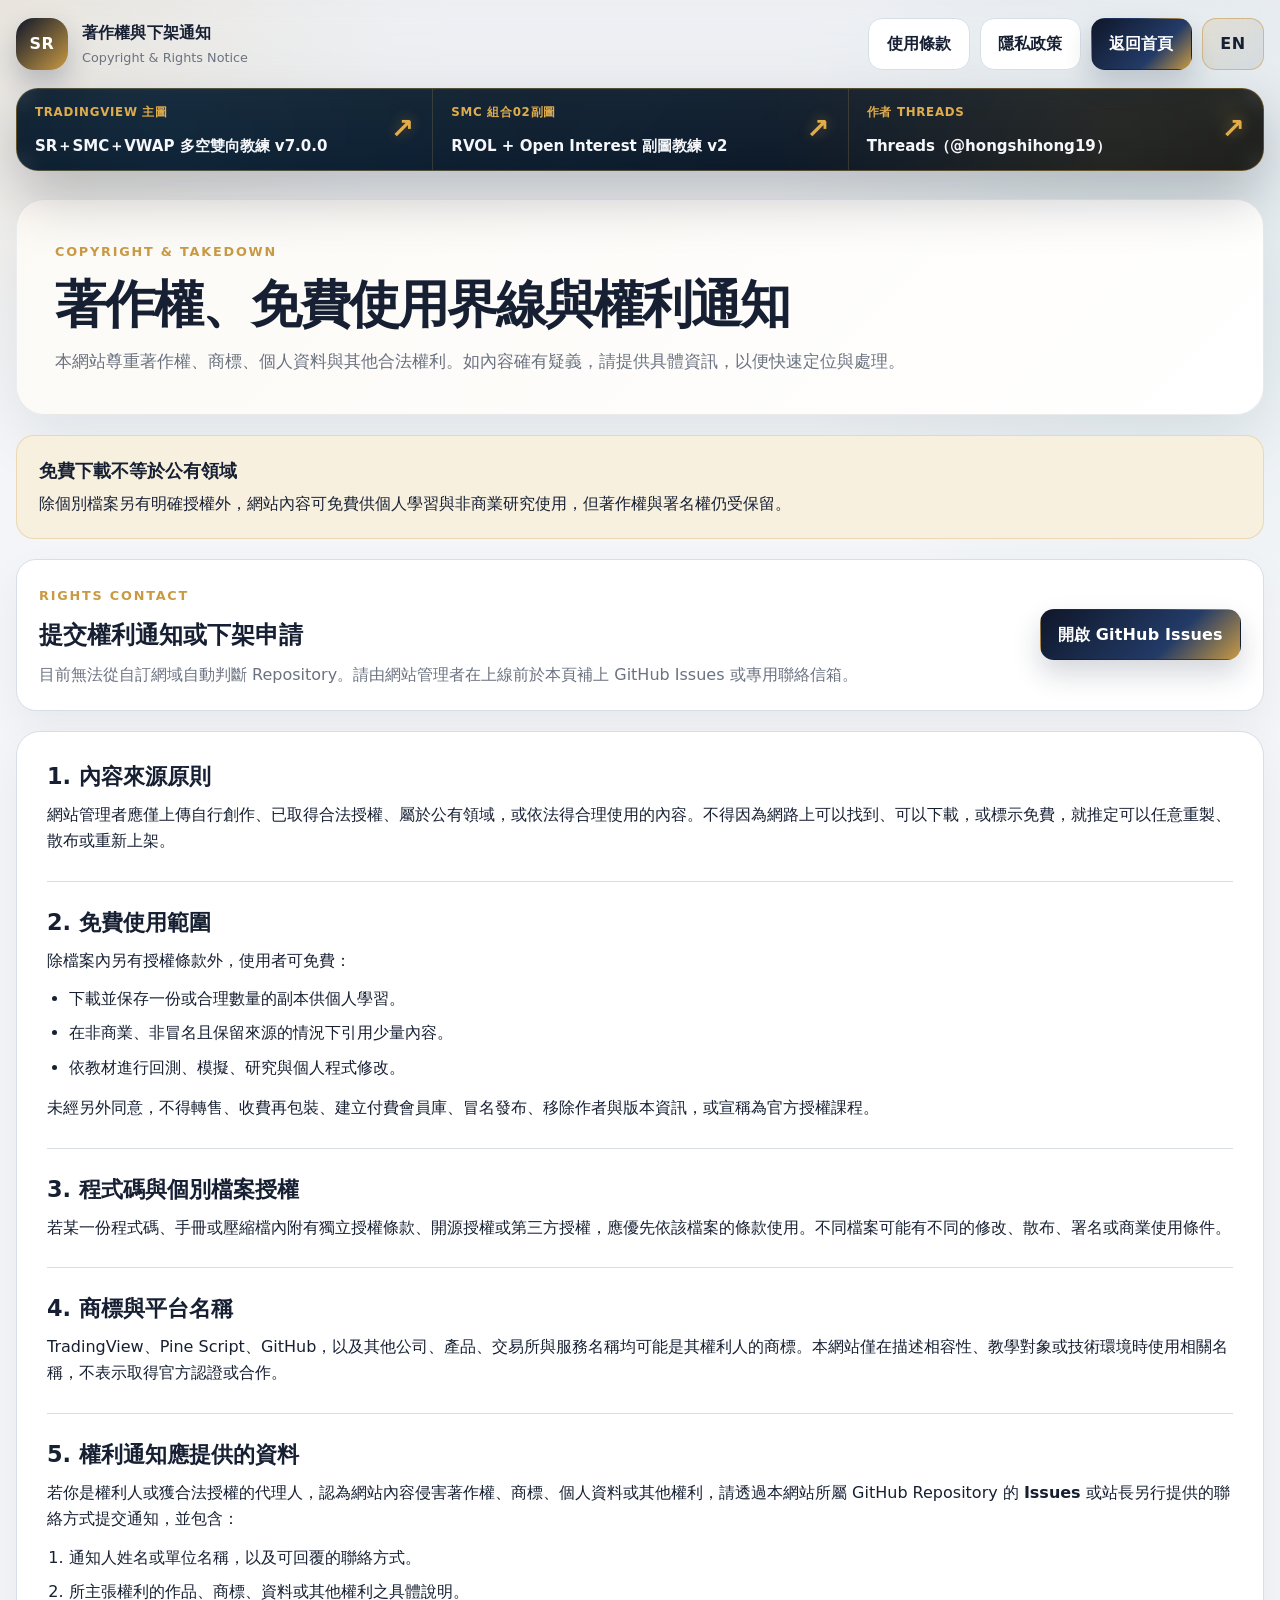
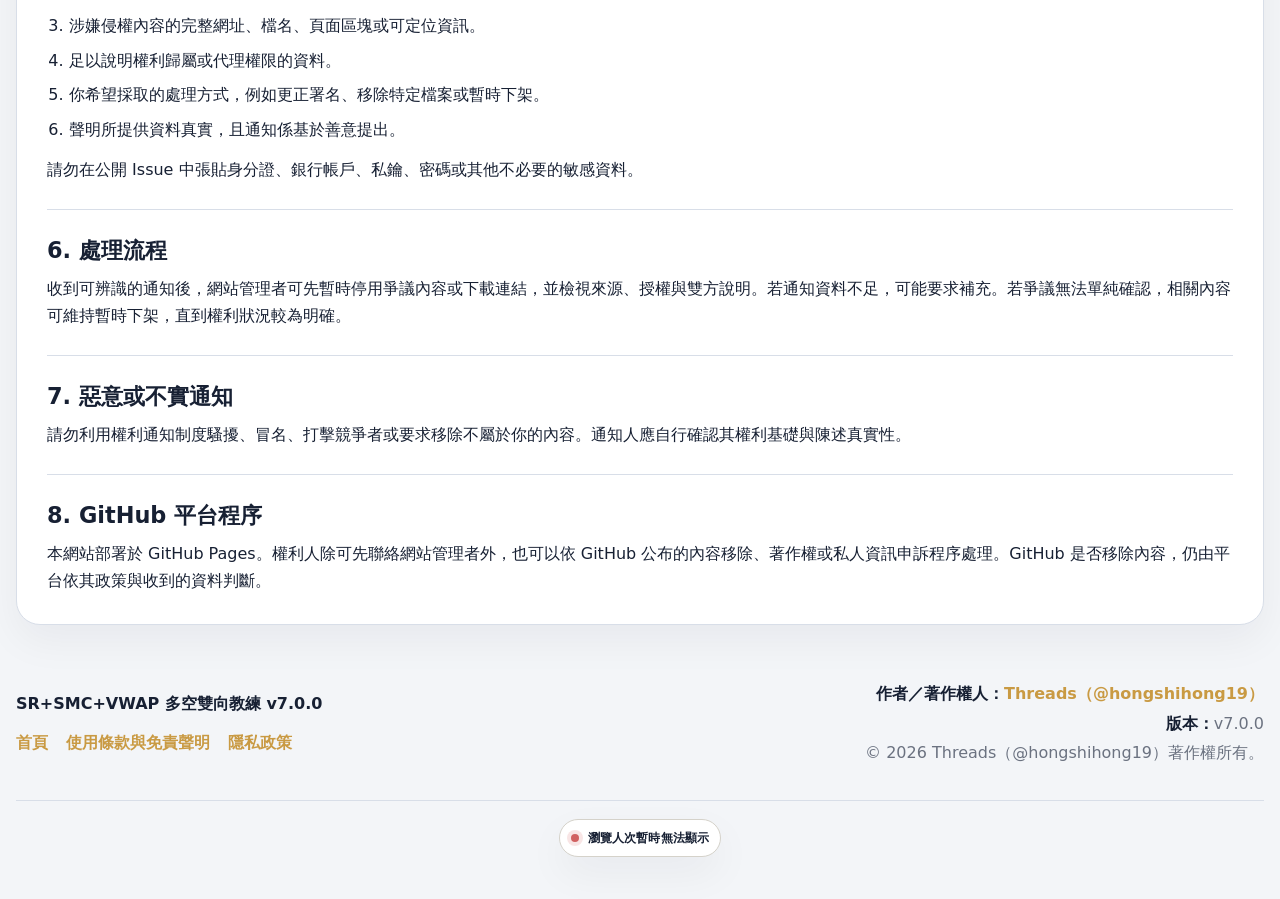
<file: docs/rights.html>
<!DOCTYPE html>
<html lang="zh-Hant">
<head>
  <meta charset="UTF-8">
  <meta name="viewport" content="width=device-width, initial-scale=1.0">
  <meta name="author" content="Threads（@hongshihong19）">
  <meta name="description" content="SR+SMC+VWAP 多空雙向教練 v7.0.0 的著作權、免費授權界線與內容下架通知流程。">
  <meta name="theme-color" content="#14213d">
  <title>著作權與下架通知｜SR+SMC+VWAP 多空雙向教練 v7.0.0</title>
  <link rel="stylesheet" href="assets/css/style.css?v=8.1.48">
  <script src="assets/js/i18n.js?v=8.1.18"></script>
  <script src="assets/js/visitor-counter.js?v=8.1.18" defer></script>
</head>
<body>
  <div class="page-shell">
    <header class="site-header">
      <a class="brand" href="index.html">
        <span class="brand-mark" aria-hidden="true">SR</span>
        <span><strong>著作權與下架通知</strong><small>Copyright & Rights Notice</small></span>
      </a>
      <nav class="header-actions">
        <a class="button button-secondary" href="legal.html">使用條款</a>
        <a class="button button-secondary" href="privacy.html">隱私政策</a>
        <a class="button button-primary" href="index.html">返回首頁</a>
        <button id="languageToggle" class="button button-language" type="button" aria-label="切換為英文" title="Switch to English">EN</button>
      </nav>
    </header>
    <section class="public-link-bar" aria-label="官方連結">
      <div class="public-link-intro">
        <span class="eyebrow">Featured Links</span>
        <strong>SMC 組合02副圖｜RVOL 與 OI｜作者 Threads</strong>
      </div>
      <nav class="public-link-actions" aria-label="TradingView 腳本與 Threads 連結">
        <a class="public-link public-link-tradingview" href="https://tw.tradingview.com/script/v9sZVYZ9/" target="_blank" rel="noopener noreferrer">
          <span class="public-link-kicker">TradingView 主圖</span>
          <strong>SR＋SMC＋VWAP 多空雙向教練 v7.0.0</strong>
          <span class="public-link-arrow" aria-hidden="true">↗</span>
        </a>
        <a class="public-link public-link-rvol" href="https://tw.tradingview.com/script/s1XifCPs/" target="_blank" rel="noopener noreferrer">
          <span class="public-link-kicker">SMC 組合02副圖</span>
          <strong>RVOL + Open Interest 副圖教練 v2</strong>
          <span class="public-link-arrow" aria-hidden="true">↗</span>
        </a>
        <a class="public-link public-link-threads" href="https://www.threads.com/@hongshihong19" target="_blank" rel="noopener noreferrer">
          <span class="public-link-kicker">作者 Threads</span>
          <strong>Threads（@hongshihong19）</strong>
          <span class="public-link-arrow" aria-hidden="true">↗</span>
        </a>
      </nav>
    </section>


    <main class="legal-page">
      <section class="legal-hero">
        <span class="eyebrow">Copyright & Takedown</span>
        <h1>著作權、免費使用界線與權利通知</h1>
        <p>本網站尊重著作權、商標、個人資料與其他合法權利。如內容確有疑義，請提供具體資訊，以便快速定位與處理。</p>
      </section>

      <section class="legal-callout">
        <strong>免費下載不等於公有領域</strong>
        <p>除個別檔案另有明確授權外，網站內容可免費供個人學習與非商業研究使用，但著作權與署名權仍受保留。</p>
      </section>

      <section class="rights-contact-card">
        <div>
          <span class="eyebrow">Rights Contact</span>
          <h2>提交權利通知或下架申請</h2>
          <p id="rightsContactNote">網站上線至 GitHub Pages 後，系統會自動建立本 Repository 的 Issues 聯絡連結。</p>
        </div>
        <a id="rightsContactLink" class="button button-primary" href="#" target="_blank" rel="noopener noreferrer" hidden>開啟 GitHub Issues</a>
      </section>

      <article class="legal-content standalone-legal">
        <section>
          <h2>1. 內容來源原則</h2>
          <p>網站管理者應僅上傳自行創作、已取得合法授權、屬於公有領域，或依法得合理使用的內容。不得因為網路上可以找到、可以下載，或標示免費，就推定可以任意重製、散布或重新上架。</p>
        </section>

        <section>
          <h2>2. 免費使用範圍</h2>
          <p>除檔案內另有授權條款外，使用者可免費：</p>
          <ul>
            <li>下載並保存一份或合理數量的副本供個人學習。</li>
            <li>在非商業、非冒名且保留來源的情況下引用少量內容。</li>
            <li>依教材進行回測、模擬、研究與個人程式修改。</li>
          </ul>
          <p>未經另外同意，不得轉售、收費再包裝、建立付費會員庫、冒名發布、移除作者與版本資訊，或宣稱為官方授權課程。</p>
        </section>

        <section>
          <h2>3. 程式碼與個別檔案授權</h2>
          <p>若某一份程式碼、手冊或壓縮檔內附有獨立授權條款、開源授權或第三方授權，應優先依該檔案的條款使用。不同檔案可能有不同的修改、散布、署名或商業使用條件。</p>
        </section>

        <section>
          <h2>4. 商標與平台名稱</h2>
          <p>TradingView、Pine Script、GitHub，以及其他公司、產品、交易所與服務名稱均可能是其權利人的商標。本網站僅在描述相容性、教學對象或技術環境時使用相關名稱，不表示取得官方認證或合作。</p>
        </section>

        <section>
          <h2>5. 權利通知應提供的資料</h2>
          <p>若你是權利人或獲合法授權的代理人，認為網站內容侵害著作權、商標、個人資料或其他權利，請透過本網站所屬 GitHub Repository 的 <strong>Issues</strong> 或站長另行提供的聯絡方式提交通知，並包含：</p>
          <ol>
            <li>通知人姓名或單位名稱，以及可回覆的聯絡方式。</li>
            <li>所主張權利的作品、商標、資料或其他權利之具體說明。</li>
            <li>涉嫌侵權內容的完整網址、檔名、頁面區塊或可定位資訊。</li>
            <li>足以說明權利歸屬或代理權限的資料。</li>
            <li>你希望採取的處理方式，例如更正署名、移除特定檔案或暫時下架。</li>
            <li>聲明所提供資料真實，且通知係基於善意提出。</li>
          </ol>
          <p>請勿在公開 Issue 中張貼身分證、銀行帳戶、私鑰、密碼或其他不必要的敏感資料。</p>
        </section>

        <section>
          <h2>6. 處理流程</h2>
          <p>收到可辨識的通知後，網站管理者可先暫時停用爭議內容或下載連結，並檢視來源、授權與雙方說明。若通知資料不足，可能要求補充。若爭議無法單純確認，相關內容可維持暫時下架，直到權利狀況較為明確。</p>
        </section>

        <section>
          <h2>7. 惡意或不實通知</h2>
          <p>請勿利用權利通知制度騷擾、冒名、打擊競爭者或要求移除不屬於你的內容。通知人應自行確認其權利基礎與陳述真實性。</p>
        </section>

        <section>
          <h2>8. GitHub 平台程序</h2>
          <p>本網站部署於 GitHub Pages。權利人除可先聯絡網站管理者外，也可以依 GitHub 公布的內容移除、著作權或私人資訊申訴程序處理。GitHub 是否移除內容，仍由平台依其政策與收到的資料判斷。</p>
        </section>
      </article>
    </main>

    <footer class="site-footer">
      <div>
        <strong>SR+SMC+VWAP 多空雙向教練 v7.0.0</strong>
        <nav class="footer-links">
          <a href="index.html">首頁</a>
          <a href="legal.html">使用條款與免責聲明</a>
          <a href="privacy.html">隱私政策</a>
        </nav>
      </div>
      <div class="footer-copyright">
        <p><strong>作者／著作權人：</strong><a href="https://www.threads.com/@hongshihong19" target="_blank" rel="noopener noreferrer">Threads（@hongshihong19）</a></p>
        <p><strong>版本：</strong>v7.0.0</p>
        <p>© 2026 Threads（@hongshihong19）著作權所有。</p>
      </div>
</footer>
  </div>
  <script src="assets/js/rights-contact.js?v=8.1.18"></script>
</body>
</html>
</file>
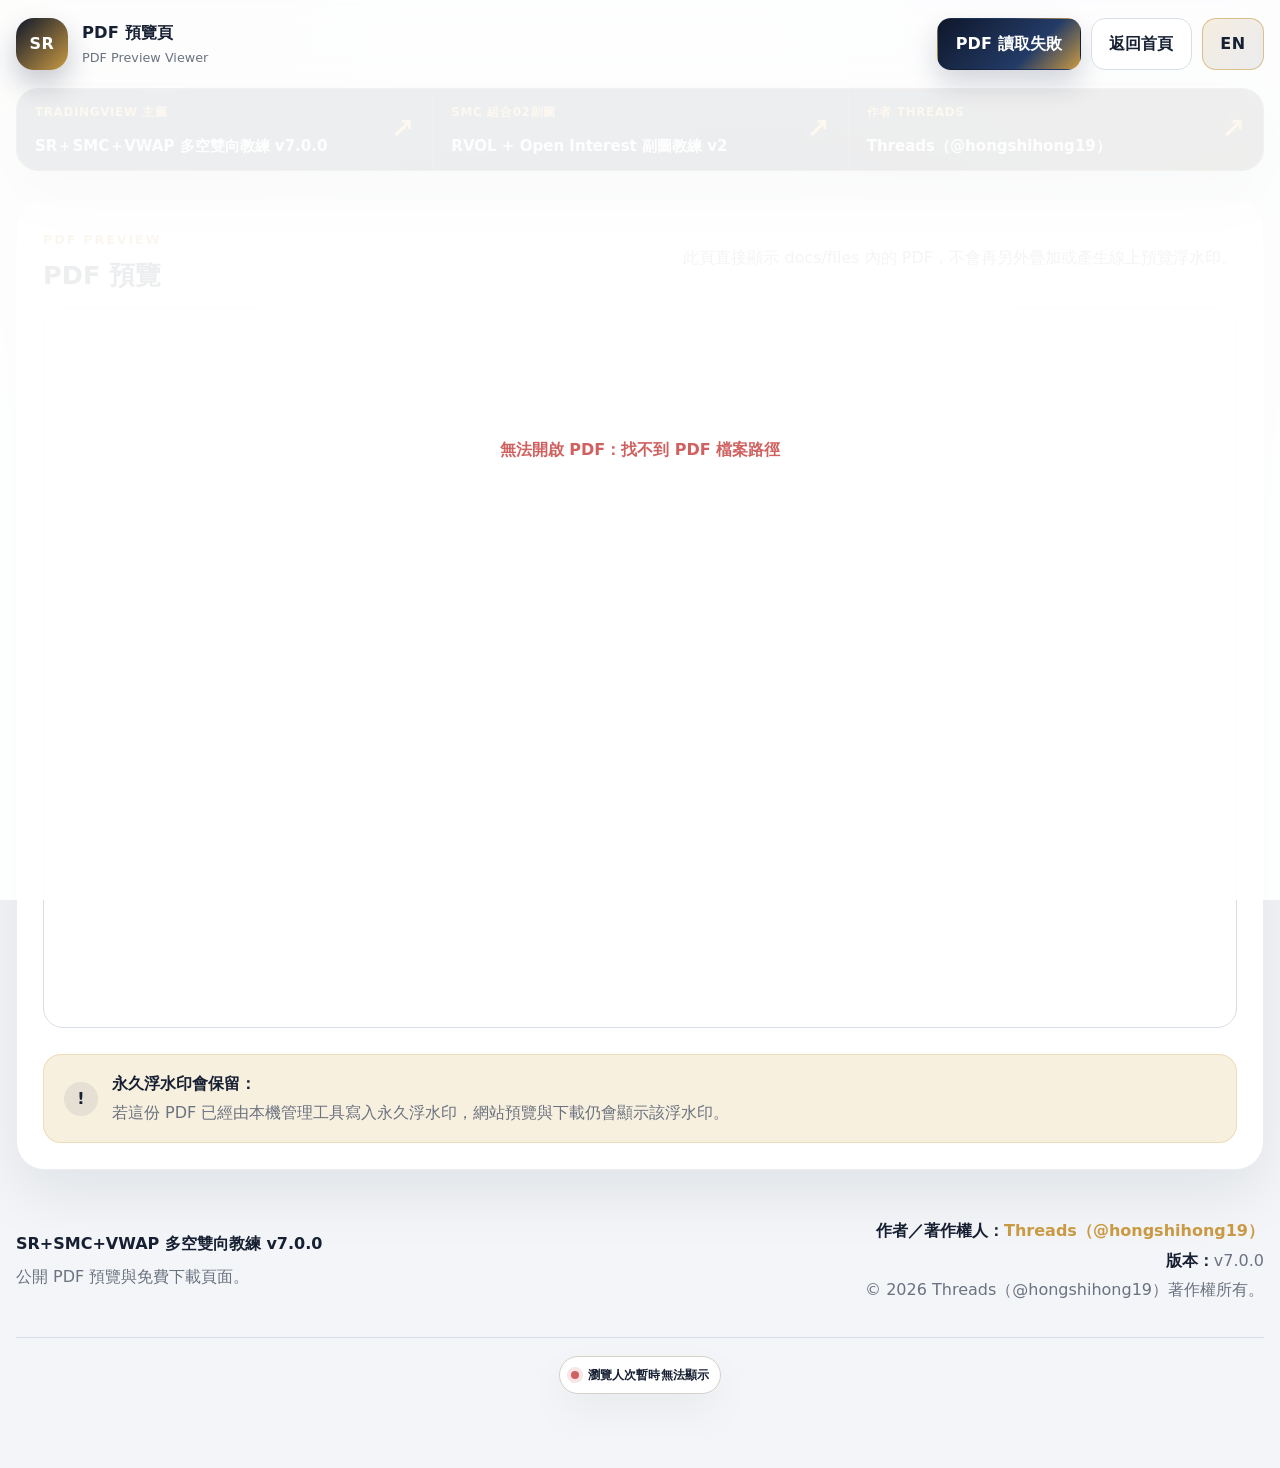
<file: docs/viewer.html>
<!DOCTYPE html>
<html lang="zh-Hant">
<head>
  <meta charset="UTF-8">
  <meta name="viewport" content="width=device-width, initial-scale=1.0">
  <meta name="author" content="Threads（@hongshihong19）">
  <meta name="robots" content="noindex">
  <title>PDF 預覽｜SR+SMC+VWAP 多空雙向教練</title>
  <link rel="stylesheet" href="assets/css/style.css?v=8.1.48">
  <script src="assets/js/i18n.js?v=8.1.18"></script>
  <script src="assets/js/visitor-counter.js?v=8.1.18" defer></script>
</head>
<body>
  <div class="page-shell viewer-shell">
    <header class="site-header viewer-header">
      <a class="brand" href="index.html">
        <span class="brand-mark" aria-hidden="true">SR</span>
        <span><strong>PDF 預覽頁</strong><small>PDF Preview Viewer</small></span>
      </a>
      <nav class="header-actions">
        <a id="viewerDownload" class="button button-primary" href="#">下載 PDF</a>
        <a class="button button-secondary" href="index.html">返回首頁</a>
        <button id="languageToggle" class="button button-language" type="button" aria-label="切換為英文" title="Switch to English">EN</button>
      </nav>
    </header>
    <section class="public-link-bar" aria-label="官方連結">
      <div class="public-link-intro">
        <span class="eyebrow">Featured Links</span>
        <strong>SMC 組合02副圖｜RVOL 與 OI｜作者 Threads</strong>
      </div>
      <nav class="public-link-actions" aria-label="TradingView 腳本與 Threads 連結">
        <a class="public-link public-link-tradingview" href="https://tw.tradingview.com/script/v9sZVYZ9/" target="_blank" rel="noopener noreferrer">
          <span class="public-link-kicker">TradingView 主圖</span>
          <strong>SR＋SMC＋VWAP 多空雙向教練 v7.0.0</strong>
          <span class="public-link-arrow" aria-hidden="true">↗</span>
        </a>
        <a class="public-link public-link-rvol" href="https://tw.tradingview.com/script/s1XifCPs/" target="_blank" rel="noopener noreferrer">
          <span class="public-link-kicker">SMC 組合02副圖</span>
          <strong>RVOL + Open Interest 副圖教練 v2</strong>
          <span class="public-link-arrow" aria-hidden="true">↗</span>
        </a>
        <a class="public-link public-link-threads" href="https://www.threads.com/@hongshihong19" target="_blank" rel="noopener noreferrer">
          <span class="public-link-kicker">作者 Threads</span>
          <strong>Threads（@hongshihong19）</strong>
          <span class="public-link-arrow" aria-hidden="true">↗</span>
        </a>
      </nav>
    </section>


    <main class="viewer-main">
      <section class="manual-section viewer-panel">
        <div class="section-heading compact-heading">
          <div>
            <span class="eyebrow">PDF PREVIEW</span>
            <h2 id="viewerTitle">PDF 預覽</h2>
          </div>
          <p>此頁直接顯示 docs/files 內的 PDF，不會再另外疊加或產生線上預覽浮水印。</p>
        </div>

        <div class="viewer-watermark-frame">
          <iframe id="viewerFrame" class="preview-iframe viewer-iframe" src="about:blank" title="PDF 預覽"></iframe>
          <div id="viewerLoading" class="pdf-preview-loading">正在載入 PDF，請稍候…</div>
        </div>

        <div class="notice-bar viewer-note">
          <span class="notice-icon" aria-hidden="true">!</span>
          <div>
            <strong>永久浮水印會保留：</strong>
            <p>若這份 PDF 已經由本機管理工具寫入永久浮水印，網站預覽與下載仍會顯示該浮水印。</p>
          </div>
        </div>
      </section>
    </main>

    <footer class="site-footer viewer-public-footer">
      <div>
        <strong>SR+SMC+VWAP 多空雙向教練 v7.0.0</strong>
        <p>公開 PDF 預覽與免費下載頁面。</p>
      </div>
      <div class="footer-copyright">
        <p><strong>作者／著作權人：</strong><a href="https://www.threads.com/@hongshihong19" target="_blank" rel="noopener noreferrer">Threads（@hongshihong19）</a></p>
        <p><strong>版本：</strong>v7.0.0</p>
        <p>© 2026 Threads（@hongshihong19）著作權所有。</p>
      </div>
    </footer>
  </div>

  <script>
    (() => {
      "use strict";
      const isEnglish = (window.SR_SITE_LANGUAGE || document.documentElement.lang || "").toLowerCase().startsWith("en");
      const tr = (zh, en) => isEnglish ? en : zh;
      const params = new URLSearchParams(window.location.search);
      const file = params.get("file") || "";
      const title = params.get("title") || tr("PDF 預覽", "PDF Preview");
      const frame = document.querySelector("#viewerFrame");
      const loading = document.querySelector("#viewerLoading");
      const titleEl = document.querySelector("#viewerTitle");
      const download = document.querySelector("#viewerDownload");

      const safeName = (value) => String(value).replace(/[\/:*?"<>|]+/g, "_").trim() || "PDF";
      titleEl.textContent = title;
      document.title = `${title} | ${tr("PDF 預覽", "PDF Preview")}`;

      try {
        if (!file) throw new Error(tr("找不到 PDF 檔案路徑", "PDF file path not found"));
        const sourceUrl = new URL(file, window.location.href).href;
        frame.src = `${sourceUrl}#view=FitH`;
        download.href = sourceUrl;
        download.download = `${safeName(title)}.pdf`;
        frame.addEventListener("load", () => { loading.hidden = true; }, { once: true });
        window.setTimeout(() => { loading.hidden = true; }, 2500);
      } catch (error) {
        console.error(error);
        loading.classList.add("is-error");
        loading.textContent = `${tr("無法開啟 PDF：", "Unable to open PDF: ")}${error.message || error}`;
        download.removeAttribute("href");
        download.textContent = tr("PDF 讀取失敗", "PDF Load Failed");
      }
    })();
  </script>
</body>
</html>
</file>
<file: docs/assets/css/style.css>
:root {
  color-scheme: light;
  --bg: #f3f5f8;
  --surface: #ffffff;
  --surface-soft: #f8fafc;
  --surface-muted: #edf2f7;
  --text: #172033;
  --muted: #6b7280;
  --line: #d8dee8;
  --primary: #14213d;
  --primary-strong: #0f172a;
  --primary-soft: #e8eef9;
  --gold: #c99a43;
  --gold-soft: #f8f0df;
  --teal: #2f8e94;
  --teal-soft: #e7f5f5;
  --danger: #d06161;
  --danger-soft: #fcecec;
  --success: #1f7a5a;
  --shadow: 0 24px 60px rgba(15, 23, 42, 0.08);
  --shadow-soft: 0 16px 40px rgba(15, 23, 42, 0.05);
  --radius-xl: 28px;
  --radius-lg: 22px;
  --radius-md: 16px;
  --radius-sm: 12px;
  --max-width: 1280px;
}

:root[data-theme="dark"] {
  color-scheme: dark;
  --bg: #0b1220;
  --surface: #111827;
  --surface-soft: #172133;
  --surface-muted: #1c2739;
  --text: #edf2f7;
  --muted: #aab5c7;
  --line: #273246;
  --primary: #dbe4f3;
  --primary-strong: #f8fafc;
  --primary-soft: #1d2a40;
  --gold: #d2ab63;
  --gold-soft: #2d2617;
  --teal: #58b6bd;
  --teal-soft: #16333a;
  --danger: #ff8a8a;
  --danger-soft: #332022;
  --success: #5bc29d;
  --shadow: 0 24px 60px rgba(0, 0, 0, 0.35);
  --shadow-soft: 0 16px 40px rgba(0, 0, 0, 0.25);
}

* { box-sizing: border-box; }
html { scroll-behavior: smooth; }
body {
  margin: 0;
  min-width: 320px;
  color: var(--text);
  font-family: Inter, "Noto Sans TC", "Microsoft JhengHei", system-ui, -apple-system, BlinkMacSystemFont, "Segoe UI", sans-serif;
  line-height: 1.65;
  background:
    radial-gradient(circle at top left, rgba(201, 154, 67, 0.12), transparent 26rem),
    radial-gradient(circle at 90% 10%, rgba(47, 142, 148, 0.09), transparent 24rem),
    linear-gradient(180deg, rgba(20, 33, 61, 0.03), transparent 16rem),
    var(--bg);
}
button, input, textarea, select { font: inherit; }
a { color: inherit; text-decoration: none; }
button { color: inherit; }
img { max-width: 100%; display: block; }
code {
  padding: 0.16rem 0.42rem;
  border-radius: 8px;
  background: var(--surface-muted);
  color: var(--primary-strong);
  overflow-wrap: anywhere;
}

.page-shell {
  width: min(calc(100% - 32px), var(--max-width));
  margin: 0 auto;
}

.site-header {
  position: sticky;
  top: 0;
  z-index: 20;
  display: flex;
  align-items: center;
  justify-content: space-between;
  gap: 18px;
  padding: 18px 0;
  backdrop-filter: blur(14px);
}

.brand {
  display: inline-flex;
  align-items: center;
  gap: 14px;
}
.brand-mark {
  width: 52px;
  height: 52px;
  display: grid;
  place-items: center;
  border-radius: 18px;
  color: #fff;
  background: linear-gradient(135deg, var(--primary-strong), var(--gold));
  box-shadow: 0 14px 28px rgba(20, 33, 61, 0.24);
  font-size: 1rem;
  font-weight: 900;
  letter-spacing: 0.04em;
}
.brand strong, .brand small { display: block; }
.brand strong { font-size: 1.02rem; letter-spacing: 0.01em; }
.brand small { color: var(--muted); font-size: 0.8rem; }

.header-actions {
  display: flex;
  align-items: center;
  justify-content: flex-end;
  gap: 10px;
  flex-wrap: wrap;
}

.icon-button,
.button,
.search-box,
.select-box,
.compact-search,
.manual-form input,
.manual-form textarea,
.manual-form select {
  transition: border-color .2s ease, box-shadow .2s ease, transform .2s ease, background .2s ease;
}

.icon-button {
  width: 46px;
  height: 46px;
  border: 1px solid var(--line);
  border-radius: 14px;
  background: var(--surface);
  box-shadow: var(--shadow-soft);
  cursor: pointer;
}
.icon-button:hover { transform: translateY(-2px); }

.button {
  min-height: 46px;
  display: inline-flex;
  align-items: center;
  justify-content: center;
  gap: 8px;
  padding: 0.72rem 1.08rem;
  border: 1px solid transparent;
  border-radius: 14px;
  cursor: pointer;
  font-weight: 800;
  letter-spacing: 0.01em;
}
.button:hover { transform: translateY(-2px); }
.button-primary {
  color: #fff;
  background: linear-gradient(135deg, var(--primary-strong), #233b67 65%, var(--gold));
  box-shadow: 0 14px 28px rgba(20, 33, 61, 0.18);
}
.button-secondary {
  background: var(--surface);
  border-color: var(--line);
}
.button-ghost {
  color: var(--primary-strong);
  background: var(--gold-soft);
  border-color: rgba(201, 154, 67, 0.28);
}
.button-support {
  color: #fff;
  background: linear-gradient(135deg, #ff5e5b 0%, #e74b63 52%, #c99a43 100%);
  border-color: rgba(255, 255, 255, 0.22);
  box-shadow: 0 14px 28px rgba(231, 75, 99, 0.24);
}
.button-support:hover {
  box-shadow: 0 18px 34px rgba(231, 75, 99, 0.32);
}
.button-support:focus-visible {
  outline: 3px solid color-mix(in srgb, #ff5e5b 36%, transparent);
  outline-offset: 3px;
}
.button-danger {
  color: var(--danger);
  background: var(--danger-soft);
  border-color: color-mix(in srgb, var(--danger) 30%, var(--line));
}
.button-block { width: 100%; margin-top: 10px; }
.text-button {
  border: 0;
  background: transparent;
  color: var(--gold);
  cursor: pointer;
  font-weight: 800;
}


/* ===== Homepage star billboard ===== */
.star-billboard {
  position: relative;
  isolation: isolate;
  display: grid;
  grid-template-columns: minmax(0, 0.92fr) minmax(420px, 1.08fr);
  align-items: center;
  gap: clamp(28px, 5vw, 72px);
  min-height: 560px;
  margin-top: 22px;
  padding: clamp(34px, 5vw, 72px);
  overflow: hidden;
  border: 1px solid rgba(246, 208, 120, 0.34);
  border-radius: 38px;
  color: #f8fbff;
  background:
    radial-gradient(circle at 78% 22%, rgba(248, 194, 78, 0.18), transparent 28%),
    radial-gradient(circle at 16% 86%, rgba(44, 179, 255, 0.17), transparent 34%),
    linear-gradient(135deg, #050914 0%, #0b1428 46%, #11162a 72%, #080b14 100%);
  box-shadow:
    0 34px 90px rgba(4, 8, 20, 0.34),
    inset 0 1px 0 rgba(255,255,255,0.12),
    inset 0 0 80px rgba(245, 190, 72, 0.035);
}
.star-billboard::before {
  content: "";
  position: absolute;
  inset: 0;
  z-index: -3;
  pointer-events: none;
  opacity: 0.72;
  background-image:
    radial-gradient(circle, rgba(255,255,255,0.82) 0 1px, transparent 1.6px),
    radial-gradient(circle, rgba(255,214,125,0.78) 0 1px, transparent 1.7px),
    radial-gradient(circle, rgba(129,211,255,0.72) 0 1px, transparent 1.8px);
  background-size: 92px 92px, 137px 137px, 173px 173px;
  background-position: 12px 18px, 58px 86px, 104px 22px;
  animation: starFieldDrift 22s linear infinite;
}
.star-billboard::after {
  content: "";
  position: absolute;
  z-index: 5;
  top: -45%;
  left: -32%;
  width: 24%;
  height: 190%;
  pointer-events: none;
  opacity: 0;
  transform: rotate(17deg);
  background: linear-gradient(90deg, transparent, rgba(255,255,255,0.08), rgba(255,230,159,0.48), rgba(255,255,255,0.08), transparent);
  filter: blur(1px);
  animation: billboardSweep 7.5s ease-in-out infinite 1.4s;
}
.star-billboard-orbit {
  position: absolute;
  z-index: -2;
  pointer-events: none;
  border: 1px solid rgba(247, 210, 126, 0.14);
  border-radius: 50%;
  transform: rotate(-14deg);
}
.star-billboard-orbit-one {
  width: 760px;
  height: 280px;
  right: -180px;
  top: 110px;
  box-shadow: 0 0 40px rgba(246, 202, 102, 0.04);
}
.star-billboard-orbit-two {
  width: 620px;
  height: 210px;
  left: -260px;
  bottom: -90px;
  border-color: rgba(75, 188, 255, 0.12);
}
.star-sparkle {
  position: absolute;
  z-index: 6;
  width: 6px;
  height: 6px;
  pointer-events: none;
  border-radius: 50%;
  background: #fff8db;
  box-shadow: 0 0 9px 3px rgba(255,226,137,0.58);
  animation: sparklePulse 2.8s ease-in-out infinite;
}
.star-sparkle::before,
.star-sparkle::after {
  content: "";
  position: absolute;
  inset: 50% auto auto 50%;
  background: linear-gradient(90deg, transparent, #fff8db, transparent);
  transform: translate(-50%, -50%);
}
.star-sparkle::before { width: 34px; height: 1px; }
.star-sparkle::after { width: 1px; height: 34px; }
.sparkle-one { top: 12%; right: 8%; }
.sparkle-two { top: 20%; left: 48%; animation-delay: .7s; transform: scale(.75); }
.sparkle-three { bottom: 13%; right: 42%; animation-delay: 1.4s; transform: scale(.6); }
.sparkle-four { bottom: 18%; left: 7%; animation-delay: 2.1s; transform: scale(.45); }
.star-billboard-copy,
.star-billboard-product {
  position: relative;
  z-index: 2;
}
.star-billboard-copy {
  max-width: 690px;
}
.star-billboard-badges {
  display: flex;
  flex-wrap: wrap;
  gap: 9px;
  margin-bottom: 22px;
}
.star-badge {
  display: inline-flex;
  align-items: center;
  min-height: 31px;
  padding: 0.34rem 0.72rem;
  border: 1px solid rgba(255,255,255,0.14);
  border-radius: 999px;
  color: rgba(239,246,255,0.82);
  background: rgba(255,255,255,0.055);
  backdrop-filter: blur(10px);
  font-size: 0.73rem;
  font-weight: 900;
  letter-spacing: 0.12em;
}
.star-badge-primary {
  border-color: rgba(255,218,128,0.42);
  color: #ffe7a6;
  background: linear-gradient(135deg, rgba(238,177,58,0.22), rgba(255,240,186,0.07));
  box-shadow: 0 0 24px rgba(237,178,59,0.12);
}
.star-billboard-kicker {
  margin: 0 0 12px;
  color: #f8ca62;
  font-size: clamp(0.84rem, 1.2vw, 1rem);
  font-weight: 900;
  letter-spacing: 0.12em;
  text-transform: uppercase;
}
.star-billboard h1 {
  margin: 0;
  max-width: 720px;
  color: #ffffff;
  font-size: clamp(3.45rem, 3.1vw, 5.35rem);
  line-height: 0.98;
  letter-spacing: -0.055em;
  text-wrap: balance;
  text-shadow: 0 8px 28px rgba(0,0,0,0.32);
}
.star-billboard h1 span {
  color: transparent;
  background: linear-gradient(90deg, #fff2ba 0%, #f3bd4b 35%, #fff7d7 62%, #e8a832 100%);
  background-size: 220% 100%;
  -webkit-background-clip: text;
  background-clip: text;
  filter: drop-shadow(0 0 20px rgba(243,185,71,0.18));
  animation: goldTextFlow 5.5s ease-in-out infinite;
}
.star-billboard-lead {
  max-width: 650px;
  margin: 24px 0 0;
  color: rgba(231,239,251,0.76);
  font-size: clamp(1rem, 1.35vw, 1.14rem);
  line-height: 1.85;
}
.star-billboard-features {
  display: flex;
  flex-wrap: wrap;
  gap: 10px;
  margin-top: 24px;
}
.star-billboard-features span {
  position: relative;
  display: inline-flex;
  align-items: center;
  gap: 8px;
  padding: 0.58rem 0.85rem;
  border: 1px solid rgba(129,211,255,0.16);
  border-radius: 999px;
  color: rgba(239,246,255,0.88);
  background: rgba(7,15,31,0.5);
  font-size: 0.88rem;
  font-weight: 800;
}
.star-billboard-features span::before {
  content: "";
  width: 7px;
  height: 7px;
  border-radius: 50%;
  background: #7fd7ff;
  box-shadow: 0 0 10px rgba(127,215,255,0.72);
}
.star-billboard-actions {
  display: flex;
  flex-wrap: wrap;
  gap: 12px;
  margin-top: 30px;
}
.star-button {
  position: relative;
  display: inline-flex;
  align-items: center;
  justify-content: center;
  gap: 10px;
  min-height: 50px;
  padding: 0.78rem 1.18rem;
  overflow: hidden;
  border: 1px solid transparent;
  border-radius: 15px;
  font-weight: 900;
  text-decoration: none;
  transition: transform .22s ease, box-shadow .22s ease, border-color .22s ease;
}
.star-button:hover {
  transform: translateY(-2px);
}
.star-button:focus-visible,
.star-product-frame:focus-visible {
  outline: 3px solid rgba(255, 226, 145, 0.92);
  outline-offset: 4px;
}
.star-button-primary {
  color: #111827;
  background: linear-gradient(135deg, #fff2ba, #eab445 52%, #fff4c9);
  box-shadow: 0 14px 34px rgba(227,168,53,0.24), inset 0 1px 0 rgba(255,255,255,0.72);
}
.star-button-primary::after {
  content: "";
  position: absolute;
  inset: -80% auto -80% -40%;
  width: 26%;
  transform: rotate(18deg);
  background: rgba(255,255,255,0.62);
  filter: blur(3px);
  animation: buttonGlint 4.2s ease-in-out infinite 1.1s;
}
.star-button-primary:hover {
  box-shadow: 0 18px 42px rgba(227,168,53,0.34), inset 0 1px 0 rgba(255,255,255,0.82);
}
.star-button-secondary {
  color: #f3f7ff;
  border-color: rgba(255,255,255,0.18);
  background: rgba(255,255,255,0.055);
  backdrop-filter: blur(10px);
}
.star-button-secondary:hover {
  border-color: rgba(255,220,140,0.42);
  box-shadow: 0 12px 30px rgba(0,0,0,0.18);
}
.star-billboard-note {
  margin: 17px 0 0;
  color: rgba(212,224,243,0.48);
  font-size: 0.8rem;
}
.star-billboard-product {
  display: grid;
  place-items: center;
  min-width: 0;
  perspective: 1200px;
}
.star-product-halo {
  position: absolute;
  z-index: -1;
  width: 82%;
  aspect-ratio: 1;
  border-radius: 50%;
  background: radial-gradient(circle, rgba(245,188,67,0.26), rgba(64,175,244,0.10) 42%, transparent 70%);
  filter: blur(18px);
  animation: haloBreathe 5.2s ease-in-out infinite;
}
.star-product-frame {
  position: relative;
  display: block;
  width: min(100%, 720px);
  padding: 11px;
  overflow: hidden;
  border: 1px solid rgba(255,224,145,0.5);
  border-radius: 25px;
  background: linear-gradient(145deg, rgba(255,255,255,0.16), rgba(255,210,111,0.055) 42%, rgba(75,188,255,0.08));
  box-shadow:
    0 34px 62px rgba(0,0,0,0.5),
    0 0 0 1px rgba(255,255,255,0.045) inset,
    0 0 52px rgba(233,174,59,0.12);
  transform: rotateY(-5deg) rotateX(1.5deg);
  transform-origin: center;
  transition: transform .45s cubic-bezier(.2,.8,.2,1), box-shadow .45s ease;
}
.star-product-frame:hover {
  transform: rotateY(0deg) rotateX(0deg) translateY(-5px) scale(1.012);
  box-shadow:
    0 42px 78px rgba(0,0,0,0.56),
    0 0 0 1px rgba(255,255,255,0.065) inset,
    0 0 74px rgba(233,174,59,0.2);
}
.star-product-frame::before {
  content: "";
  position: absolute;
  z-index: 4;
  top: -32%;
  left: -48%;
  width: 24%;
  height: 170%;
  pointer-events: none;
  transform: rotate(17deg);
  background: linear-gradient(90deg, transparent, rgba(255,255,255,0.1), rgba(255,240,196,0.7), rgba(255,255,255,0.1), transparent);
  filter: blur(1px);
  animation: productSweep 6.4s ease-in-out infinite 1.8s;
}
.star-product-frame::after {
  content: "";
  position: absolute;
  inset: 11px;
  z-index: 2;
  pointer-events: none;
  border-radius: 16px;
  box-shadow: inset 0 0 0 1px rgba(255,255,255,0.06), inset 0 -100px 110px rgba(1,5,13,0.46);
}
.star-product-frame img {
  display: block;
  width: 100%;
  aspect-ratio: 16 / 9;
  object-fit: cover;
  border-radius: 16px;
  filter: saturate(1.08) contrast(1.04) brightness(1.02);
}
.star-product-ribbon {
  position: absolute;
  z-index: 5;
  top: 25px;
  left: 24px;
  padding: 0.5rem 0.72rem;
  border: 1px solid rgba(255,229,158,0.44);
  border-radius: 10px;
  color: #1b2331;
  background: linear-gradient(135deg, rgba(255,247,215,0.96), rgba(230,170,51,0.94));
  box-shadow: 0 8px 24px rgba(0,0,0,0.25), 0 0 22px rgba(244,192,80,0.19);
  font-size: 0.7rem;
  font-weight: 1000;
  letter-spacing: 0.11em;
}
.star-product-caption {
  position: absolute;
  z-index: 5;
  left: 34px;
  right: 34px;
  bottom: 28px;
  display: flex;
  align-items: end;
  justify-content: space-between;
  gap: 14px;
  color: #fff;
  text-shadow: 0 3px 18px rgba(0,0,0,0.75);
}
.star-product-caption span {
  color: #f6c75e;
  font-size: 0.78rem;
  font-weight: 1000;
  letter-spacing: 0.09em;
}
.star-product-caption strong {
  text-align: right;
  font-size: clamp(0.95rem, 1.55vw, 1.24rem);
}
.star-product-shadow {
  width: 72%;
  height: 24px;
  margin-top: 20px;
  border-radius: 50%;
  background: rgba(0,0,0,0.56);
  filter: blur(18px);
  transform: translateX(2%);
}
@keyframes starFieldDrift {
  from { background-position: 12px 18px, 58px 86px, 104px 22px; }
  to { background-position: 104px 110px, 195px 223px, 277px 195px; }
}
@keyframes billboardSweep {
  0%, 18% { left: -32%; opacity: 0; }
  30% { opacity: .8; }
  54% { left: 116%; opacity: 0; }
  100% { left: 116%; opacity: 0; }
}
@keyframes productSweep {
  0%, 20% { left: -48%; opacity: 0; }
  34% { opacity: .75; }
  58% { left: 128%; opacity: 0; }
  100% { left: 128%; opacity: 0; }
}
@keyframes buttonGlint {
  0%, 24% { left: -40%; opacity: 0; }
  38% { opacity: .9; }
  60% { left: 128%; opacity: 0; }
  100% { left: 128%; opacity: 0; }
}
@keyframes sparklePulse {
  0%, 100% { opacity: .24; filter: brightness(.9); }
  50% { opacity: 1; filter: brightness(1.5); }
}
@keyframes haloBreathe {
  0%, 100% { transform: scale(.92); opacity: .66; }
  50% { transform: scale(1.08); opacity: 1; }
}
@keyframes goldTextFlow {
  0%, 100% { background-position: 0% 50%; }
  50% { background-position: 100% 50%; }
}

@media (max-width: 1120px) {
  .star-billboard {
    grid-template-columns: 1fr;
    min-height: 0;
  }
  .star-billboard-copy { max-width: 820px; }
  .star-billboard-product { width: 100%; }
  .star-product-frame { transform: none; }
}
@media (max-width: 680px) {
  .star-billboard {
    margin-top: 14px;
    padding: 28px 20px 30px;
    border-radius: 26px;
  }
  .star-billboard h1 {
    font-size: clamp(2.35rem, 13vw, 3.55rem);
    line-height: 1.02;
  }
  .star-billboard h1 br { display: none; }
  .star-billboard-lead { line-height: 1.72; }
  .star-billboard-actions,
  .star-button { width: 100%; }
  .star-product-frame { padding: 7px; border-radius: 19px; }
  .star-product-frame img,
  .star-product-frame::after { border-radius: 13px; }
  .star-product-frame::after { inset: 7px; }
  .star-product-ribbon { top: 15px; left: 14px; font-size: .6rem; }
  .star-product-caption { left: 20px; right: 20px; bottom: 18px; display: block; }
  .star-product-caption strong { display: block; margin-top: 4px; text-align: left; }
  .sparkle-two { left: 82%; }
}
@media (prefers-reduced-motion: reduce) {
  .star-billboard::before,
  .star-billboard::after,
  .star-sparkle,
  .star-billboard h1 span,
  .star-product-halo,
  .star-product-frame::before,
  .star-button-primary::after {
    animation: none !important;
  }
  .star-product-frame,
  .star-button { transition: none; }
}

.hero {
  position: relative;
  display: grid;
  grid-template-columns: minmax(0, 1.15fr) minmax(320px, 0.85fr);
  gap: 34px;
  padding: 42px;
  border: 1px solid rgba(20, 33, 61, 0.08);
  border-radius: var(--radius-xl);
  background:
    linear-gradient(135deg, color-mix(in srgb, var(--surface) 96%, var(--gold) 4%), var(--surface));
  box-shadow: var(--shadow);
  overflow: hidden;
}
.hero::before,
.hero::after {
  content: "";
  position: absolute;
  border-radius: 50%;
  pointer-events: none;
}
.hero::before {
  width: 320px;
  height: 320px;
  top: -140px;
  right: -100px;
  background: rgba(201, 154, 67, 0.14);
}
.hero::after {
  width: 260px;
  height: 260px;
  bottom: -150px;
  left: 44%;
  background: rgba(47, 142, 148, 0.10);
}
.hero-copy,
.hero-visual {
  position: relative;
  z-index: 1;
}
.eyebrow {
  display: inline-block;
  font-size: 0.8rem;
  font-weight: 900;
  letter-spacing: 0.14em;
  text-transform: uppercase;
  color: var(--gold);
}
.hero h1,
.hero h2,
.admin-intro h1 {
  margin: 14px 0 16px;
  font-size: clamp(2.25rem, 4vw, 4.1rem);
  line-height: 1.08;
  letter-spacing: -0.04em;
}
.hero-copy > p,
.admin-intro > p {
  margin: 0;
  color: var(--muted);
  font-size: 1.05rem;
  max-width: 760px;
}
.hero-pills {
  display: flex;
  flex-wrap: wrap;
  gap: 10px;
  margin-top: 22px;
}
.meta-pill {
  display: inline-flex;
  align-items: center;
  padding: 0.48rem 0.82rem;
  border-radius: 999px;
  background: var(--surface-muted);
  border: 1px solid var(--line);
  font-weight: 700;
  font-size: 0.92rem;
}
.draft-notice {
  margin-top: 18px;
  padding: 14px 16px;
  border-radius: var(--radius-md);
  border: 1px solid rgba(47, 142, 148, 0.25);
  background: var(--teal-soft);
  color: var(--text);
}
.hero-actions {
  display: flex;
  flex-wrap: wrap;
  gap: 12px;
  margin-top: 26px;
}
.hero-stats {
  display: grid;
  grid-template-columns: repeat(3, minmax(0, 1fr));
  gap: 14px;
  margin-top: 30px;
}
.stat-card {
  padding: 20px;
  border-radius: 18px;
  background: color-mix(in srgb, var(--surface) 90%, transparent);
  border: 1px solid color-mix(in srgb, var(--line) 80%, transparent);
  box-shadow: var(--shadow-soft);
}
.stat-card span {
  display: block;
  font-size: clamp(1.6rem, 3vw, 2.2rem);
  font-weight: 900;
  line-height: 1;
}
#latestDate {
  font-size: clamp(0.98rem, 1.55vw, 1.28rem);
  line-height: 1.35;
  white-space: normal;
  word-break: keep-all;
  overflow-wrap: normal;
  font-variant-numeric: tabular-nums;
  letter-spacing: -0.02em;
  text-align: center;
}
.stat-card small {
  display: block;
  margin-top: 8px;
  color: var(--muted);
}
.hero-visual {
  display: flex;
  align-items: center;
  justify-content: center;
}
.manual-preview-card {
  width: min(100%, 470px);
  padding: 18px;
  border-radius: 26px;
  background: linear-gradient(180deg, rgba(255,255,255,0.92), rgba(255,255,255,0.76));
  border: 1px solid rgba(20, 33, 61, 0.08);
  box-shadow: 0 26px 52px rgba(15, 23, 42, 0.14);
}
:root[data-theme="dark"] .manual-preview-card {
  background: linear-gradient(180deg, rgba(17,24,39,0.94), rgba(17,24,39,0.82));
}
.manual-preview-card img {
  width: 100%;
  aspect-ratio: 4 / 5;
  object-fit: cover;
  border-radius: 18px;
}

.overview-section,
.manual-section,
.admin-main,
.site-footer {
  margin-top: 28px;
}
.section-heading {
  display: flex;
  align-items: end;
  justify-content: space-between;
  gap: 18px;
  margin-bottom: 18px;
}
.section-heading h2,
.card-heading h2 {
  margin: 8px 0 0;
  font-size: clamp(1.5rem, 2vw, 2.1rem);
  line-height: 1.15;
}
.section-heading > p,
.compact-heading > p,
.card-heading > p { color: var(--muted); margin: 0; }
.compact-heading { align-items: center; }

.overview-grid {
  display: grid;
  grid-template-columns: repeat(4, minmax(0, 1fr));
  gap: 16px;
}
.overview-card {
  padding: 22px;
  border-radius: var(--radius-lg);
  background: var(--surface);
  border: 1px solid var(--line);
  box-shadow: var(--shadow-soft);
}
.overview-index {
  display: inline-block;
  margin-bottom: 16px;
  color: var(--gold);
  font-size: 2.2rem;
  font-weight: 900;
  line-height: 1;
}
.overview-card h3 { margin: 0 0 10px; font-size: 1.24rem; }
.overview-card p { margin: 0; color: var(--muted); }

.notice-bar {
  display: flex;
  align-items: center;
  gap: 14px;
  margin-top: 26px;
  padding: 16px 20px;
  border-radius: 18px;
  border: 1px solid rgba(201, 154, 67, 0.24);
  background: var(--gold-soft);
}
.notice-bar p { margin: 0; }
.notice-icon {
  width: 34px;
  height: 34px;
  flex: 0 0 auto;
  display: grid;
  place-items: center;
  border-radius: 50%;
  background: rgba(20, 33, 61, 0.08);
  font-weight: 900;
}

.manual-section {
  padding: 28px;
  border-radius: var(--radius-xl);
  background: var(--surface);
  border: 1px solid rgba(20, 33, 61, 0.08);
  box-shadow: var(--shadow);
}
.toolbar {
  display: flex;
  align-items: stretch;
  justify-content: space-between;
  gap: 14px;
  flex-wrap: wrap;
}
.search-box,
.select-box,
.compact-search {
  min-height: 54px;
  display: inline-flex;
  align-items: center;
  gap: 10px;
  padding: 0 16px;
  border-radius: 16px;
  border: 1px solid var(--line);
  background: var(--surface-soft);
}
.search-box { flex: 1 1 420px; }
.search-box input,
.select-box select,
.compact-search,
.manual-form input,
.manual-form textarea {
  width: 100%;
  border: 0;
  outline: none;
  background: transparent;
  color: var(--text);
}
.select-box { min-width: 220px; justify-content: space-between; }
.select-box span { color: var(--muted); font-weight: 700; }
.category-filters {
  display: flex;
  flex-wrap: wrap;
  gap: 10px;
  margin-top: 18px;
}
.filter-chip {
  border: 1px solid var(--line);
  border-radius: 999px;
  background: var(--surface-soft);
  padding: 0.62rem 0.95rem;
  cursor: pointer;
  font-weight: 700;
}
.filter-chip span { color: var(--muted); }
.filter-chip.is-active {
  color: #fff;
  background: linear-gradient(135deg, var(--primary-strong), #2a446f);
  border-color: transparent;
}
.filter-chip.is-active span { color: rgba(255,255,255,0.75); }

.manual-grid {
  display: grid;
  grid-template-columns: repeat(2, minmax(0, 1fr));
  gap: 20px;
  margin-top: 22px;
}
.manual-card {
  display: grid;
  grid-template-columns: minmax(180px, 210px) minmax(0, 1fr);
  gap: 0;
  border-radius: 24px;
  overflow: hidden;
  background: var(--surface-soft);
  border: 1px solid var(--line);
  box-shadow: var(--shadow-soft);
}
.manual-card.is-featured {
  border-color: rgba(201, 154, 67, 0.35);
  box-shadow: 0 18px 42px rgba(201, 154, 67, 0.12);
}
.manual-thumbnail {
  min-height: 100%;
  background: linear-gradient(180deg, rgba(20, 33, 61, 0.08), rgba(20, 33, 61, 0.02));
}
.manual-thumbnail img {
  width: 100%;
  height: 100%;
  object-fit: cover;
}
.manual-thumbnail-fallback {
  display: grid;
  place-items: center;
  background: linear-gradient(135deg, rgba(20,33,61,0.08), rgba(201,154,67,0.18));
}
.manual-thumbnail-fallback span {
  font-size: 2rem;
  font-weight: 900;
  letter-spacing: 0.08em;
  color: var(--primary-strong);
}
.manual-card-inner {
  display: flex;
  flex-direction: column;
  padding: 22px;
}
.card-topline {
  display: flex;
  align-items: center;
  justify-content: space-between;
  gap: 12px;
}
.file-badge,
.dialog-file-badge {
  display: inline-flex;
  align-items: center;
  justify-content: center;
  min-height: 30px;
  padding: 0.25rem 0.66rem;
  border-radius: 999px;
  background: var(--primary-soft);
  color: var(--primary-strong);
  font-size: 0.82rem;
  font-weight: 900;
  letter-spacing: 0.08em;
}
.status-badges {
  display: flex;
  gap: 8px;
  flex-wrap: wrap;
}
.status-badge {
  display: inline-flex;
  align-items: center;
  min-height: 28px;
  padding: 0.22rem 0.62rem;
  border-radius: 999px;
  font-size: 0.78rem;
  font-weight: 900;
}
.status-badge.featured { background: var(--gold-soft); color: #8e651d; }
.status-badge.new { background: var(--teal-soft); color: var(--teal); }
.manual-card-body { margin-top: 18px; }
.manual-category {
  margin: 0;
  color: var(--gold);
  font-size: 0.9rem;
  font-weight: 900;
  letter-spacing: 0.06em;
  text-transform: uppercase;
}
.manual-card h3 {
  margin: 10px 0 12px;
  font-size: 1.42rem;
  line-height: 1.2;
}
.manual-description,
.dialog-description {
  margin: 0;
  color: var(--muted);
}
.tag-list {
  display: flex;
  flex-wrap: wrap;
  gap: 8px;
  margin-top: 16px;
}
.tag-list span {
  padding: 0.28rem 0.62rem;
  border-radius: 999px;
  background: var(--surface);
  border: 1px solid var(--line);
  font-size: 0.84rem;
}
.manual-meta,
.dialog-meta {
  display: grid;
  grid-template-columns: repeat(3, minmax(0, 1fr));
  gap: 10px;
  margin: 18px 0 0;
  padding-top: 18px;
  border-top: 1px solid var(--line);
}
.dialog-meta { grid-template-columns: repeat(2, minmax(0, 1fr)); }
.manual-meta div,
.dialog-meta div {
  padding: 10px 12px;
  border-radius: 14px;
  background: var(--surface);
}
.manual-meta dt,
.dialog-meta dt {
  color: var(--muted);
  font-size: 0.82rem;
  font-weight: 700;
}
.manual-meta dd,
.dialog-meta dd {
  margin: 6px 0 0;
  font-weight: 800;
}
.manual-actions {
  display: flex;
  gap: 10px;
  flex-wrap: wrap;
  margin-top: 18px;
}
.manual-actions .button { flex: 1 1 180px; }

.empty-state {
  margin-top: 22px;
  padding: 44px 22px;
  text-align: center;
  border-radius: 24px;
  border: 1px dashed var(--line);
  background: var(--surface-soft);
}
.empty-icon {
  width: 72px;
  height: 72px;
  display: grid;
  place-items: center;
  margin: 0 auto 16px;
  border-radius: 50%;
  background: var(--surface);
  font-size: 2rem;
}
.empty-state h3 { margin: 0 0 10px; }
.empty-state p { margin: 0; color: var(--muted); }
.empty-state .button { margin-top: 18px; }

.site-footer {
  display: flex;
  align-items: center;
  justify-content: space-between;
  gap: 20px;
  padding: 28px 0 42px;
  color: var(--muted);
}
.site-footer strong { color: var(--text); }
.site-footer p { margin: 6px 0 0; }

.detail-dialog {
  width: min(760px, calc(100% - 24px));
  border: 0;
  padding: 0;
  border-radius: 26px;
  overflow: hidden;
  background: var(--surface);
  color: var(--text);
  box-shadow: var(--shadow);
}
.detail-dialog::backdrop { background: rgba(6, 12, 24, 0.55); }
.dialog-close {
  position: absolute;
  top: 16px;
  right: 16px;
  width: 42px;
  height: 42px;
  border: 0;
  border-radius: 50%;
  background: rgba(20, 33, 61, 0.08);
  cursor: pointer;
  font-size: 1.5rem;
}
#dialogContent { padding: 28px; }
.dialog-thumbnail {
  width: 100%;
  max-height: 320px;
  object-fit: cover;
  border-radius: 18px;
  margin-bottom: 18px;
}
#dialogContent h2 { margin: 10px 0 12px; font-size: clamp(1.5rem, 3vw, 2rem); }

.admin-main { padding-bottom: 34px; }
.admin-warning {
  margin-top: 22px;
  padding: 16px 18px;
  border-radius: 18px;
  border: 1px solid rgba(201, 154, 67, 0.28);
  background: var(--gold-soft);
}
.admin-layout {
  display: grid;
  grid-template-columns: minmax(0, 1.25fr) minmax(320px, 0.75fr);
  gap: 20px;
  margin-top: 22px;
}
.admin-card {
  padding: 24px;
  border-radius: 24px;
  background: var(--surface);
  border: 1px solid var(--line);
  box-shadow: var(--shadow-soft);
}
.card-heading {
  display: flex;
  align-items: center;
  justify-content: space-between;
  gap: 14px;
  margin-bottom: 18px;
}
.manual-form {
  display: grid;
  grid-template-columns: repeat(2, minmax(0, 1fr));
  gap: 16px;
}
.form-group { display: flex; flex-direction: column; gap: 8px; }
.form-group label { font-weight: 800; }
.form-group small { color: var(--muted); }
.form-group input,
.form-group textarea,
.form-group select,
.compact-search {
  padding: 0.85rem 0.95rem;
  border-radius: 14px;
  border: 1px solid var(--line);
  background: var(--surface-soft);
}
.form-group input:focus,
.form-group textarea:focus,
.form-group select:focus,
.compact-search:focus,
.search-box:focus-within,
.select-box:focus-within {
  border-color: rgba(201, 154, 67, 0.55);
  box-shadow: 0 0 0 4px rgba(201, 154, 67, 0.12);
}
.full-width { grid-column: 1 / -1; }
.checkbox-row {
  flex-direction: row;
  gap: 18px;
  flex-wrap: wrap;
}
.checkbox-row label {
  display: inline-flex;
  align-items: center;
  gap: 8px;
  font-weight: 700;
}
.form-actions {
  display: flex;
  gap: 10px;
  flex-wrap: wrap;
}
.export-summary {
  display: grid;
  grid-template-columns: repeat(2, minmax(0, 1fr));
  gap: 14px;
}
.export-summary div {
  padding: 18px;
  border-radius: 18px;
  background: var(--surface-soft);
  border: 1px solid var(--line);
}
.export-summary span {
  display: block;
  font-size: 2rem;
  font-weight: 900;
  line-height: 1;
}
.export-summary small { display: block; margin-top: 8px; color: var(--muted); }
.export-instructions {
  margin-top: 14px;
  padding: 16px 18px;
  border-radius: 18px;
  background: var(--surface-soft);
  border: 1px solid var(--line);
}
.export-instructions h3 { margin: 0 0 10px; font-size: 1rem; }
.export-instructions ol {
  margin: 0;
  padding-left: 1.25rem;
  color: var(--muted);
}
.list-card { margin-top: 20px; }
.admin-list {
  display: grid;
  gap: 14px;
}
.admin-list-item {
  display: flex;
  align-items: center;
  justify-content: space-between;
  gap: 16px;
  padding: 18px;
  border-radius: 18px;
  background: var(--surface-soft);
  border: 1px solid var(--line);
}
.admin-list-main { flex: 1 1 auto; min-width: 0; }
.admin-list-title {
  display: flex;
  align-items: start;
  gap: 12px;
}
.admin-list-title h3 {
  margin: 0;
  font-size: 1.05rem;
}
.admin-list-title p {
  margin: 6px 0 0;
  color: var(--muted);
}
.admin-list-main code {
  display: inline-block;
  margin-top: 10px;
}
.admin-list-actions {
  display: flex;
  gap: 10px;
  flex-wrap: wrap;
}
.empty-list {
  padding: 34px 18px;
  border-radius: 18px;
  text-align: center;
  color: var(--muted);
  background: var(--surface-soft);
  border: 1px dashed var(--line);
}
.toast {
  position: fixed;
  right: 18px;
  bottom: 18px;
  z-index: 50;
  max-width: min(420px, calc(100% - 24px));
  padding: 14px 16px;
  border-radius: 16px;
  background: #111827;
  color: #fff;
  opacity: 0;
  transform: translateY(12px);
  pointer-events: none;
  transition: opacity .22s ease, transform .22s ease;
  box-shadow: var(--shadow);
}
.toast.is-visible {
  opacity: 1;
  transform: translateY(0);
}
.toast[data-tone="warning"] { background: #8e651d; }
.toast[data-tone="success"] { background: #1f7a5a; }

@media (max-width: 1120px) {
  .hero {
    grid-template-columns: 1fr;
    padding: 34px;
  }
  .overview-grid,
  .manual-grid { grid-template-columns: 1fr; }
  .admin-layout { grid-template-columns: 1fr; }
}

@media (max-width: 780px) {
  .page-shell { width: min(calc(100% - 20px), var(--max-width)); }
  .site-header,
  .section-heading,
  .site-footer,
  .card-heading,
  .admin-list-item {
    flex-direction: column;
    align-items: stretch;
  }
  .site-header { position: static; }
  .header-actions { justify-content: stretch; }
  .header-actions .button,
  .header-actions .icon-button { flex: 1 1 auto; }
  .hero,
  .manual-section,
  .admin-card { padding: 22px; }
  .hero-stats,
  .export-summary,
  .manual-form,
  .manual-meta,
  .dialog-meta { grid-template-columns: 1fr; }
  .manual-card {
    grid-template-columns: 1fr;
  }
  .manual-thumbnail { max-height: 260px; }
  .manual-actions,
  .form-actions,
  .admin-list-actions { flex-direction: column; }
  .manual-actions .button,
  .form-actions .button,
  .admin-list-actions .button { width: 100%; }
  #dialogContent { padding: 22px; }
}

/* 法律、風險與隱私頁面 */
.legal-summary {
  margin-top: 26px;
  padding: 28px;
  border-radius: var(--radius-xl);
  background: var(--surface);
  border: 1px solid rgba(20, 33, 61, 0.08);
  box-shadow: var(--shadow-soft);
}
.legal-summary-grid {
  display: grid;
  grid-template-columns: repeat(4, minmax(0, 1fr));
  gap: 14px;
}
.legal-summary-grid article {
  padding: 20px;
  border-radius: 18px;
  background: var(--surface-soft);
  border: 1px solid var(--line);
}
.legal-summary-grid article > span {
  display: inline-block;
  color: var(--gold);
  font-weight: 900;
  font-size: 1.4rem;
}
.legal-summary-grid h3 { margin: 10px 0 8px; font-size: 1.08rem; }
.legal-summary-grid p { margin: 0; color: var(--muted); }
.notice-bar > div { min-width: 0; }
.notice-bar strong { display: block; margin-bottom: 2px; }
.notice-bar p { color: var(--muted); }
.footer-links {
  display: flex;
  flex-wrap: wrap;
  gap: 10px 18px;
  margin-top: 12px;
}
.footer-links a {
  color: var(--gold);
  font-weight: 800;
}
.footer-links a:hover { text-decoration: underline; }

.legal-page { margin-top: 28px; }
.legal-hero {
  padding: 38px;
  border-radius: var(--radius-xl);
  background: linear-gradient(135deg, color-mix(in srgb, var(--surface) 95%, var(--gold) 5%), var(--surface));
  border: 1px solid rgba(20, 33, 61, 0.08);
  box-shadow: var(--shadow);
}
.legal-hero h1 {
  margin: 12px 0 16px;
  font-size: clamp(2.2rem, 4vw, 3.8rem);
  line-height: 1.08;
  letter-spacing: -0.04em;
}
.legal-hero p {
  max-width: 880px;
  margin: 0;
  color: var(--muted);
  font-size: 1.05rem;
}
.legal-callout {
  margin-top: 20px;
  padding: 20px 22px;
  border-radius: 18px;
  background: var(--gold-soft);
  border: 1px solid rgba(201, 154, 67, 0.28);
}
.legal-callout-primary {
  background: var(--teal-soft);
  border-color: rgba(47, 142, 148, 0.28);
}
.legal-callout strong { display: block; margin-bottom: 6px; font-size: 1.12rem; }
.legal-callout p { margin: 0; }
.legal-layout {
  display: grid;
  grid-template-columns: 270px minmax(0, 1fr);
  gap: 20px;
  align-items: start;
  margin-top: 20px;
}
.legal-nav {
  position: sticky;
  top: 96px;
  display: grid;
  gap: 6px;
  padding: 18px;
  border-radius: 20px;
  background: var(--surface);
  border: 1px solid var(--line);
  box-shadow: var(--shadow-soft);
}
.legal-nav a {
  padding: 0.6rem 0.72rem;
  border-radius: 10px;
  color: var(--muted);
  font-weight: 700;
}
.legal-nav a:hover {
  color: var(--text);
  background: var(--surface-soft);
}
.legal-content {
  padding: 30px;
  border-radius: 24px;
  background: var(--surface);
  border: 1px solid var(--line);
  box-shadow: var(--shadow-soft);
}
.standalone-legal { margin-top: 20px; }
.legal-content section {
  scroll-margin-top: 110px;
  padding: 0 0 26px;
  margin: 0 0 26px;
  border-bottom: 1px solid var(--line);
}
.legal-content section:last-child {
  padding-bottom: 0;
  margin-bottom: 0;
  border-bottom: 0;
}
.legal-content h2 {
  margin: 0 0 12px;
  font-size: 1.4rem;
  line-height: 1.25;
}
.legal-content p { margin: 0 0 12px; }
.legal-content p:last-child { margin-bottom: 0; }
.legal-content ul,
.legal-content ol {
  margin: 10px 0 14px;
  padding-left: 1.35rem;
}
.legal-content li + li { margin-top: 8px; }
.legal-content a {
  color: var(--gold);
  font-weight: 800;
  text-decoration: underline;
  text-underline-offset: 3px;
}

.download-dialog {
  width: min(620px, calc(100% - 24px));
  padding: 0;
  border: 0;
  border-radius: 24px;
  color: var(--text);
  background: var(--surface);
  box-shadow: var(--shadow);
}
.download-dialog::backdrop { background: rgba(6, 12, 24, 0.62); }
.download-dialog-content { padding: 28px; }
.download-dialog h2 { margin: 8px 0 12px; font-size: 1.8rem; }
.download-dialog p { color: var(--muted); }
.download-dialog ul {
  margin: 16px 0;
  padding-left: 1.25rem;
}
.download-dialog li + li { margin-top: 8px; }
.agreement-check {
  display: flex;
  align-items: flex-start;
  gap: 10px;
  padding: 14px;
  border-radius: 14px;
  background: var(--surface-soft);
  border: 1px solid var(--line);
}
.agreement-check input { margin-top: 0.3rem; }
.agreement-check a {
  color: var(--gold);
  font-weight: 800;
  text-decoration: underline;
}
.download-dialog-actions {
  display: flex;
  justify-content: flex-end;
  gap: 10px;
  margin-top: 18px;
}
.button:disabled {
  opacity: 0.5;
  cursor: not-allowed;
  transform: none;
}

@media (max-width: 1120px) {
  .legal-summary-grid { grid-template-columns: repeat(2, minmax(0, 1fr)); }
  .legal-layout { grid-template-columns: 1fr; }
  .legal-nav {
    position: static;
    grid-template-columns: repeat(2, minmax(0, 1fr));
  }
}

@media (max-width: 780px) {
  .legal-summary,
  .legal-hero,
  .legal-content { padding: 22px; }
  .legal-summary-grid,
  .legal-nav { grid-template-columns: 1fr; }
  .download-dialog-actions { flex-direction: column-reverse; }
  .download-dialog-actions .button { width: 100%; }
}

.usage-note {
  margin: 16px 0 0;
  padding: 12px 14px;
  border-radius: 14px;
  background: var(--gold-soft);
  border: 1px solid rgba(201, 154, 67, 0.22);
  color: var(--muted);
  font-size: 0.9rem;
}
.usage-note strong { color: var(--text); }
.source-link { margin: 14px 0 0; }
.source-link a {
  color: var(--gold);
  font-weight: 800;
  text-decoration: underline;
  text-underline-offset: 3px;
}
.publication-checklist {
  margin-top: 12px;
  padding: 14px 18px;
  border-radius: 16px;
  background: var(--teal-soft);
  border: 1px solid rgba(47, 142, 148, 0.24);
}
.publication-checklist strong {
  display: block;
  margin-bottom: 4px;
}
.publication-checklist span { color: var(--muted); }

.rights-contact-card {
  display: flex;
  align-items: center;
  justify-content: space-between;
  gap: 18px;
  margin-top: 20px;
  padding: 22px;
  border-radius: 20px;
  background: var(--surface);
  border: 1px solid var(--line);
  box-shadow: var(--shadow-soft);
}
.rights-contact-card h2 { margin: 8px 0 6px; }
.rights-contact-card p { margin: 0; color: var(--muted); }

@media (max-width: 780px) {
  .rights-contact-card {
    flex-direction: column;
    align-items: stretch;
  }
}

/* ===== Homepage slideshow + improved preview ===== */
.hero-manual {
  margin-top: 26px;
  grid-template-columns: minmax(0, 1.02fr) minmax(360px, 0.98fr);
}

.hero-carousel-shell {
  width: 100%;
  padding: 18px;
  border-radius: 28px;
  background: linear-gradient(180deg, rgba(255,255,255,0.9), rgba(255,255,255,0.75));
  border: 1px solid rgba(20, 33, 61, 0.08);
  box-shadow: 0 26px 52px rgba(15, 23, 42, 0.14);
}
:root[data-theme="dark"] .hero-carousel-shell {
  background: linear-gradient(180deg, rgba(17,24,39,0.95), rgba(17,24,39,0.82));
}
.hero-carousel-header {
  display: flex;
  align-items: center;
  justify-content: space-between;
  gap: 12px;
  margin-bottom: 14px;
}
.hero-carousel-header h2 {
  margin: 8px 0 0;
  font-size: 1.25rem;
}
.hero-carousel-controls {
  display: flex;
  gap: 8px;
}
.carousel-nav {
  width: 42px;
  height: 42px;
  border-radius: 14px;
  border: 1px solid var(--line);
  background: var(--surface);
  box-shadow: var(--shadow-soft);
  cursor: pointer;
  font-size: 1.5rem;
  line-height: 1;
}
.hero-carousel {
  position: relative;
  overflow: hidden;
  border-radius: 22px;
  aspect-ratio: 4 / 5.25;
  background: var(--surface-soft);
}
.hero-slide {
  position: absolute;
  inset: 0;
  opacity: 0;
  transform: scale(1.03);
  transition: opacity .55s ease, transform .55s ease;
  pointer-events: none;
}
.hero-slide.is-active {
  opacity: 1;
  transform: scale(1);
  pointer-events: auto;
}
.hero-slide img {
  width: 100%;
  height: 100%;
  object-fit: cover;
}
.hero-slide::after {
  content: "";
  position: absolute;
  inset: 0;
  background: linear-gradient(180deg, rgba(9,16,30,0) 50%, rgba(9,16,30,0.74) 100%);
}
.hero-slide-caption {
  position: absolute;
  left: 18px;
  right: 18px;
  bottom: 18px;
  z-index: 1;
  display: flex;
  align-items: flex-end;
  gap: 12px;
  color: #fff;
}
.hero-slide-caption strong {
  flex: 0 0 auto;
  font-size: 1.5rem;
  font-weight: 900;
  line-height: 1;
}
.hero-slide-caption h3 {
  margin: 0 0 4px;
  font-size: 1.15rem;
  line-height: 1.2;
}
.hero-slide-caption p {
  margin: 0;
  color: rgba(255,255,255,0.82);
  font-size: 0.92rem;
}
.hero-dots {
  display: flex;
  align-items: center;
  justify-content: center;
  gap: 8px;
  margin-top: 14px;
}
.hero-dot {
  width: 10px;
  height: 10px;
  padding: 0;
  border: 0;
  border-radius: 999px;
  background: rgba(20, 33, 61, 0.18);
  cursor: pointer;
}
.hero-dot.is-active {
  width: 28px;
  background: linear-gradient(135deg, var(--primary-strong), var(--gold));
}

.preview-badge {
  display: inline-flex;
  align-items: center;
  min-height: 28px;
  padding: 0.22rem 0.62rem;
  border-radius: 999px;
  font-size: 0.78rem;
  font-weight: 900;
  background: var(--primary-soft);
  color: var(--primary-strong);
}

.preview-dialog {
  width: min(1180px, calc(100% - 26px));
  max-height: calc(100vh - 28px);
  border: 0;
  padding: 0;
  border-radius: 28px;
  overflow: hidden;
  background: var(--surface);
  color: var(--text);
  box-shadow: var(--shadow);
}
.preview-dialog::backdrop {
  background: rgba(6, 12, 24, 0.62);
  backdrop-filter: blur(3px);
}
.preview-dialog-shell {
  position: relative;
}
.preview-layout {
  display: grid;
  grid-template-columns: minmax(0, 1.02fr) minmax(340px, 0.78fr);
  min-height: min(86vh, 860px);
}
.preview-panel {
  min-width: 0;
}
.preview-media-panel {
  padding: 22px;
  background: linear-gradient(180deg, color-mix(in srgb, var(--surface) 88%, var(--primary-soft) 12%), var(--surface-soft));
  border-right: 1px solid var(--line);
}
.preview-info-panel {
  padding: 28px;
}
.preview-panel-head {
  display: flex;
  align-items: center;
  gap: 10px;
  flex-wrap: wrap;
  margin-bottom: 14px;
}
.preview-panel-note {
  color: var(--muted);
  font-weight: 700;
}
.preview-media-shell {
  display: flex;
  flex-direction: column;
  height: calc(100% - 52px);
}
.preview-iframe,
.preview-image {
  width: 100%;
  height: min(72vh, 760px);
  border: 1px solid var(--line);
  border-radius: 20px;
  background: #fff;
}
.preview-image {
  object-fit: contain;
  background: linear-gradient(135deg, rgba(255,255,255,0.98), rgba(237,242,247,0.9));
}
.preview-helper {
  margin: 12px 0 0;
  color: var(--muted);
  font-size: 0.92rem;
}
.preview-license-box {
  margin-top: 18px;
  padding: 16px 18px;
  border-radius: 18px;
  border: 1px solid rgba(201, 154, 67, 0.26);
  background: var(--gold-soft);
  font-size: 0.98rem;
}
.preview-meta-grid {
  grid-template-columns: repeat(2, minmax(0, 1fr));
}
.preview-actions {
  display: flex;
  gap: 10px;
  flex-wrap: wrap;
  margin-top: 18px;
}
.preview-actions .button {
  flex: 1 1 180px;
}
.preview-fallback {
  height: min(72vh, 760px);
  display: grid;
  place-items: center;
  text-align: center;
  padding: 28px;
  border-radius: 22px;
  border: 1px dashed var(--line);
  background: var(--surface);
}
.preview-fallback-icon {
  width: 110px;
  height: 110px;
  display: grid;
  place-items: center;
  margin: 0 auto 18px;
  border-radius: 28px;
  background: linear-gradient(135deg, rgba(20,33,61,0.08), rgba(201,154,67,0.18));
  font-size: 1.8rem;
  font-weight: 900;
  color: var(--primary-strong);
}

.usage-note {
  margin: 16px 0 0;
  padding: 14px 16px;
  border-radius: 16px;
  border: 1px solid rgba(201,154,67,0.24);
  background: var(--gold-soft);
  color: var(--text);
}

@media (max-width: 1120px) {
  .hero-manual,
  .preview-layout {
    grid-template-columns: 1fr;
  }
  .preview-media-panel {
    border-right: 0;
    border-bottom: 1px solid var(--line);
  }
}

@media (max-width: 780px) {
  .hero-carousel-shell,
  .preview-media-panel,
  .preview-info-panel {
    padding: 16px;
  }
  .hero-carousel-header {
    flex-direction: column;
    align-items: stretch;
  }
  .hero-carousel-controls {
    justify-content: flex-end;
  }
  .hero-slide-caption {
    left: 14px;
    right: 14px;
    bottom: 14px;
  }
  .hero-slide-caption h3 {
    font-size: 1rem;
  }
  .preview-iframe,
  .preview-image,
  .preview-fallback {
    height: 58vh;
  }
  .preview-meta-grid {
    grid-template-columns: 1fr;
  }
}

/* ===== PDF watermark preview ===== */
.watermark-frame {
  position: relative;
  border-radius: 22px;
  overflow: hidden;
}
.watermark-frame .preview-iframe,
.viewer-watermark-frame .viewer-iframe {
  position: relative;
  z-index: 1;
}
.watermark-overlay {
  position: absolute;
  inset: 0;
  z-index: 2;
  pointer-events: none;
  opacity: 0.12;
  background-image: var(--watermark-image);
  background-size: 320px 320px;
  background-repeat: repeat;
}
.watermark-frame::before {
  content: attr(data-watermark);
  position: absolute;
  top: 50%;
  left: 50%;
  z-index: 3;
  transform: translate(-50%, -50%) rotate(-45deg);
  font-size: clamp(1rem, 2vw, 1.45rem);
  font-weight: 900;
  letter-spacing: 0.08em;
  color: rgba(20, 33, 61, 0.22);
  white-space: nowrap;
  pointer-events: none;
  text-shadow: 0 1px 0 rgba(255,255,255,0.25);
}
:root {
  --watermark-image:
    repeating-linear-gradient(
      -45deg,
      rgba(20, 33, 61, 0.07) 0,
      rgba(20, 33, 61, 0.07) 2px,
      transparent 2px,
      transparent 48px
    );
}
.viewer-shell {
  padding-bottom: 32px;
}
.viewer-main {
  margin-top: 12px;
}
.viewer-panel {
  padding: 26px;
}
.viewer-watermark-frame .preview-iframe {
  height: min(80vh, 920px);
}
.viewer-note {
  margin-top: 18px;
}

/* ===== Extra watermark labels (top-left / center / bottom-right) ===== */
.watermark-frame::before {
  content: none;
}
.wm-label {
  position: absolute;
  z-index: 3;
  display: inline-flex;
  flex-direction: column;
  align-items: center;
  gap: 0.08em;
  font-weight: 900;
  line-height: 1.04;
  letter-spacing: 0.04em;
  color: rgba(20, 33, 61, 0.24);
  white-space: nowrap;
  pointer-events: none;
  text-shadow: 0 1px 0 rgba(255,255,255,0.25);
}
.wm-label .wm-title {
  display: block;
}
.wm-label .wm-sub {
  display: block;
  font-size: 0.8em;
}
.wm-center {
  top: 50%;
  left: 50%;
  transform: translate(-50%, -50%) rotate(-45deg);
  font-size: clamp(1rem, 2vw, 1.45rem);
}
.wm-top-left {
  top: 8%;
  left: 3%;
  transform: rotate(-45deg);
  transform-origin: left top;
  font-size: clamp(0.82rem, 1.4vw, 1rem);
  color: rgba(20, 33, 61, 0.18);
}
.wm-bottom-right {
  right: 2%;
  bottom: 7%;
  transform: rotate(-45deg);
  transform-origin: right bottom;
  font-size: clamp(0.82rem, 1.4vw, 1rem);
  color: rgba(20, 33, 61, 0.18);
}

/* 浮水印位置向頁面內縮，避免左右邊緣裁切 */
.wm-top-left {
  top: 16%;
  left: 5%;
  font-size: clamp(0.76rem, 1.15vw, 0.94rem);
}
.wm-bottom-right {
  right: 5%;
  bottom: 16%;
  font-size: clamp(0.76rem, 1.15vw, 0.94rem);
}

/* ===== Permanent PDF watermark tool ===== */
.watermark-tool-card {
  margin-top: 22px;
  border-color: rgba(201, 154, 67, 0.32);
  background:
    linear-gradient(135deg, color-mix(in srgb, var(--surface) 94%, var(--gold) 6%), var(--surface));
}
.tool-description {
  margin: 0 0 18px;
  color: var(--muted);
}
.watermark-tool-grid {
  display: grid;
  grid-template-columns: repeat(2, minmax(0, 1fr));
  gap: 16px;
}
.watermark-tool-actions {
  grid-column: 1 / -1;
  display: flex;
  align-items: center;
  gap: 14px;
  flex-wrap: wrap;
}
.tool-status {
  color: var(--muted);
  font-weight: 700;
}
.watermark-tool-note {
  margin-top: 16px;
}
@media (max-width: 780px) {
  .watermark-tool-grid {
    grid-template-columns: 1fr;
  }
  .watermark-tool-actions {
    grid-column: auto;
    align-items: stretch;
    flex-direction: column;
  }
}

/* PDF 本體已寫入浮水印後，隱藏網頁覆蓋層，避免浮水印重疊或貼邊 */
.watermark-frame.is-pdf-embedded > .watermark-overlay,
.watermark-frame.is-pdf-embedded > .wm-label {
  display: none;
}
.pdf-preview-loading {
  position: absolute;
  inset: 0;
  z-index: 4;
  display: grid;
  place-items: center;
  padding: 24px;
  text-align: center;
  color: var(--text);
  font-weight: 800;
  background: color-mix(in srgb, var(--surface) 92%, transparent);
}
.pdf-preview-loading.is-error {
  color: var(--danger);
}
.pdf-preview-loading[hidden] {
  display: none;
}

/* ===== Watermark settings + live preview ===== */
.watermark-settings-panel {
  display: grid;
  grid-template-columns: repeat(4, minmax(0, 1fr));
  gap: 14px;
  padding: 18px;
  border-radius: 20px;
  background: var(--surface-soft);
  border: 1px solid var(--line);
}
.range-control {
  min-width: 0;
}
.range-heading {
  display: flex;
  align-items: center;
  justify-content: space-between;
  gap: 10px;
  margin-bottom: 8px;
}
.range-heading label {
  font-weight: 800;
  font-size: 0.92rem;
}
.range-heading output {
  color: var(--gold);
  font-weight: 900;
}
.range-control input[type="range"] {
  width: 100%;
  accent-color: var(--gold);
}
.watermark-reset-button {
  align-self: end;
}
.watermark-live-preview {
  padding: 18px;
  border-radius: 22px;
  background: linear-gradient(145deg, var(--surface-soft), var(--surface));
  border: 1px solid var(--line);
}
.watermark-preview-heading {
  display: flex;
  align-items: center;
  justify-content: space-between;
  gap: 14px;
  margin-bottom: 14px;
}
.watermark-preview-heading strong,
.watermark-preview-heading small {
  display: block;
}
.watermark-preview-heading small {
  margin-top: 4px;
  color: var(--muted);
}
.watermark-preview-page {
  --preview-main-size: 1;
  --preview-corner-size: 1;
  --preview-opacity: .20;
  --preview-inset: 12%;
  --preview-top-left-left: 4%;
  position: relative;
  width: min(100%, 720px);
  aspect-ratio: 210 / 297;
  margin: 0 auto;
  overflow: hidden;
  border-radius: 14px;
  border: 1px solid var(--line);
  background:
    linear-gradient(180deg, rgba(255,255,255,.96), rgba(245,247,250,.96));
  box-shadow: 0 20px 44px rgba(15, 23, 42, .10);
}
.watermark-preview-page iframe {
  position: absolute;
  inset: 0;
  width: 100%;
  height: 100%;
  border: 0;
  background: #fff;
}
.watermark-preview-placeholder {
  position: absolute;
  inset: 0;
  display: grid;
  place-content: center;
  gap: 6px;
  padding: 28px;
  text-align: center;
  color: var(--muted);
  background:
    linear-gradient(180deg, rgba(255,255,255,.96), rgba(245,247,250,.96));
}
.watermark-preview-placeholder strong {
  color: var(--text);
  font-size: 1.15rem;
}
.preview-wm {
  position: absolute;
  z-index: 3;
  display: inline-block;
  max-width: 74%;
  font-weight: 900;
  line-height: 1.18;
  letter-spacing: .04em;
  text-align: center;
  color: rgba(70, 78, 94, var(--preview-opacity));
  white-space: normal;
  overflow-wrap: anywhere;
  pointer-events: none;
  transform-origin: center;
}
.preview-wm-center {
  left: 50%;
  top: 50%;
  font-size: calc(clamp(1.3rem, 3vw, 2.4rem) * var(--preview-main-size));
  transform: translate(-50%, -50%) rotate(-45deg);
}
.preview-wm-top-left {
  left: var(--preview-top-left-left);
  top: var(--preview-inset);
  font-size: calc(clamp(.88rem, 1.65vw, 1.25rem) * var(--preview-corner-size));
  transform: rotate(-45deg);
  transform-origin: left top;
}
.preview-wm-bottom-right {
  right: var(--preview-inset);
  bottom: var(--preview-inset);
  font-size: calc(clamp(.88rem, 1.65vw, 1.25rem) * var(--preview-corner-size));
  transform: rotate(-45deg);
  transform-origin: right bottom;
}

@media (max-width: 1020px) {
  .watermark-settings-panel {
    grid-template-columns: repeat(2, minmax(0, 1fr));
  }
}
@media (max-width: 640px) {
  .watermark-settings-panel {
    grid-template-columns: 1fr;
  }
  .watermark-preview-heading {
    flex-direction: column;
    align-items: stretch;
  }
  .watermark-preview-page {
    max-height: 72vh;
  }
}


/* v8.1.8：公開網站頁首官方連結 */
.public-link-bar {
  display: grid;
  grid-template-columns: minmax(180px, .42fr) minmax(0, 1.58fr);
  gap: 18px;
  align-items: stretch;
  margin: 0 0 24px;
  padding: 16px;
  border: 1px solid var(--line);
  border-radius: 22px;
  background: color-mix(in srgb, var(--surface) 92%, var(--gold) 8%);
  box-shadow: var(--shadow-soft);
}
.public-link-intro {
  display: flex;
  flex-direction: column;
  justify-content: center;
  gap: 4px;
  padding: 4px 8px;
}
.public-link-intro strong {
  color: var(--text);
  font-size: 1rem;
}
.public-link-actions {
  display: grid;
  grid-template-columns: minmax(0, 1.65fr) minmax(220px, .85fr);
  gap: 12px;
}
.public-link {
  position: relative;
  display: grid;
  grid-template-columns: 1fr auto;
  grid-template-areas: "kicker arrow" "title arrow";
  align-content: center;
  gap: 2px 14px;
  min-height: 72px;
  padding: 14px 18px;
  border: 1px solid var(--line);
  border-radius: 17px;
  background: var(--surface);
  box-shadow: 0 10px 22px rgba(20, 33, 61, 0.08);
  transition: transform .2s ease, border-color .2s ease, box-shadow .2s ease;
}
.public-link:hover {
  transform: translateY(-2px);
  border-color: color-mix(in srgb, var(--gold) 65%, var(--line));
  box-shadow: 0 15px 28px rgba(20, 33, 61, 0.14);
}
.public-link-kicker {
  grid-area: kicker;
  color: var(--gold);
  font-size: .74rem;
  font-weight: 900;
  letter-spacing: .06em;
  text-transform: uppercase;
}
.public-link strong {
  grid-area: title;
  color: var(--text);
  font-size: .94rem;
  line-height: 1.35;
}
.public-link-arrow {
  grid-area: arrow;
  align-self: center;
  color: var(--gold);
  font-size: 1.45rem;
  font-weight: 900;
}
.public-link-tradingview {
  background: linear-gradient(135deg, color-mix(in srgb, var(--surface) 94%, #2962ff 6%), var(--surface));
}
.public-link-threads {
  background: linear-gradient(135deg, color-mix(in srgb, var(--surface) 94%, var(--gold) 6%), var(--surface));
}
.footer-copyright {
  display: grid;
  gap: 3px;
  text-align: right;
}
.footer-copyright p { margin: 0; }
.footer-copyright a { color: var(--gold); font-weight: 850; }
.footer-copyright a:hover { text-decoration: underline; }
.viewer-public-footer { margin-top: 20px; }
@media (max-width: 980px) {
  .public-link-bar { grid-template-columns: 1fr; }
}
@media (max-width: 780px) {
  .public-link-actions { grid-template-columns: 1fr; }
  .public-link { min-height: 68px; }
  .footer-copyright { text-align: left; }
}

/* v8.1.16｜公開網站瀏覽人次移至頁尾，避免遮擋頁首按鈕 */
.site-footer {
  flex-wrap: wrap;
}
.site-footer__visitor-counter {
  flex: 1 0 100%;
  width: 100%;
  display: flex;
  align-items: center;
  justify-content: center;
  margin-top: 14px;
  padding-top: 18px;
  border-top: 1px solid var(--line);
}
.global-visitor-counter {
  position: static;
  z-index: auto;
  min-height: 38px;
  max-width: min(100%, 420px);
  display: inline-flex;
  align-items: center;
  justify-content: center;
  gap: 9px;
  padding: 6px 11px;
  border: 1px solid color-mix(in srgb, var(--line) 82%, var(--gold) 18%);
  border-radius: 999px;
  color: var(--text);
  background: var(--surface);
  box-shadow: var(--shadow-soft);
  transform: none;
  pointer-events: auto;
  white-space: nowrap;
  font-size: 0.78rem;
  font-weight: 850;
  letter-spacing: 0.01em;
}
.global-visitor-counter__dot {
  width: 8px;
  height: 8px;
  flex: 0 0 8px;
  border-radius: 50%;
  background: var(--success);
  box-shadow: 0 0 0 4px color-mix(in srgb, var(--success) 16%, transparent);
}
.global-visitor-counter__content {
  min-width: 0;
  display: inline-flex;
  align-items: center;
  justify-content: center;
  overflow: hidden;
  text-overflow: ellipsis;
}
.global-visitor-counter__badge {
  width: auto;
  height: 24px;
  max-width: 100%;
  display: block;
}
.global-visitor-counter.is-local-preview .global-visitor-counter__dot {
  background: var(--gold);
  box-shadow: 0 0 0 4px color-mix(in srgb, var(--gold) 16%, transparent);
}
.global-visitor-counter.is-unavailable .global-visitor-counter__dot {
  background: var(--danger);
  box-shadow: 0 0 0 4px color-mix(in srgb, var(--danger) 16%, transparent);
}
@media (max-width: 780px) {
  .site-footer__visitor-counter {
    justify-content: flex-start;
    margin-top: 10px;
    padding-top: 14px;
  }
  .global-visitor-counter {
    min-height: 34px;
    max-width: 100%;
    padding: 5px 9px;
    white-space: normal;
    font-size: 0.72rem;
  }
  .global-visitor-counter__badge { height: 21px; }
}


/* ===== v8.1.11 multiple donation buttons ===== */
.header-donation-buttons{display:flex;align-items:center;justify-content:flex-end;gap:8px;flex-wrap:wrap}
.header-donation-buttons[hidden]{display:none}
.donation-header-button{min-height:42px;padding:.62rem .88rem;white-space:nowrap}
@media (max-width:1060px){.site-header{align-items:flex-start}.header-actions{max-width:58%}.header-donation-buttons{width:100%}}
@media (max-width:780px){.header-actions{max-width:none;width:100%}.header-donation-buttons{display:grid;grid-template-columns:1fr;width:100%}.header-donation-buttons .button{width:100%}}


/* v8.1.12 — language switch and download counters */
.button-language {
  min-width: 58px;
  justify-content: center;
  border: 1px solid rgba(201, 154, 67, .55);
  background: linear-gradient(135deg, rgba(201,154,67,.16), rgba(20,33,61,.08));
  font-weight: 900;
  letter-spacing: .04em;
}
.download-count-row {
  display: flex;
  align-items: baseline;
  justify-content: flex-end;
  gap: .38rem;
  margin: .1rem 0 .85rem;
  padding: .58rem .75rem;
  border: 1px solid rgba(201,154,67,.25);
  border-radius: 12px;
  background: rgba(201,154,67,.08);
  font-size: .82rem;
}
.download-count-row span { color: var(--muted, #64748b); font-weight: 800; }
.download-count-row strong { color: var(--accent, #b7791f); font-size: 1.08rem; font-variant-numeric: tabular-nums; }
.download-count-row strong[data-state="loading"] { opacity: .62; }
.download-count-row strong[data-state="fallback"]::after { content: "*"; font-size: .72em; margin-left: 2px; }
.download-count-row small { color: var(--muted, #64748b); }
.download-count-dialog { justify-content: flex-start; margin-top: 1rem; }
@media (max-width: 760px) {
  .button-language { min-width: 52px; }
  .download-count-row { justify-content: center; }
}

/* ===== v8.1.13 Official Links, Articles & Announcement ===== */
.public-link-actions{grid-template-columns:repeat(3,minmax(0,1fr))}
.public-link-rvol{background:linear-gradient(135deg,color-mix(in srgb,var(--surface) 93%,#2f8e94 7%),var(--surface))}
@media(max-width:1180px){.public-link-actions{grid-template-columns:repeat(2,minmax(0,1fr))}.public-link-threads{grid-column:1/-1}}
@media(max-width:780px){.public-link-actions{grid-template-columns:1fr}.public-link-threads{grid-column:auto}}

.article-main{display:grid;gap:22px}
.article-hero{display:flex;align-items:flex-end;justify-content:space-between;gap:24px;padding:34px;border:1px solid var(--line);border-radius:var(--radius-xl);background:linear-gradient(135deg,color-mix(in srgb,var(--surface) 95%,var(--gold) 5%),var(--surface));box-shadow:var(--shadow)}
.article-hero h1{margin:10px 0 12px;font-size:clamp(2rem,4vw,3.5rem);line-height:1.08}.article-hero p{margin:0;color:var(--muted);max-width:850px;line-height:1.8}
.article-hero-stats{flex:0 0 auto;min-width:150px;padding:20px;text-align:center;border:1px solid var(--line);border-radius:20px;background:var(--surface);box-shadow:var(--shadow-soft)}
.article-hero-stats strong,.article-hero-stats span{display:block}.article-hero-stats strong{font-size:2.6rem;line-height:1;color:var(--gold)}.article-hero-stats span{margin-top:8px;color:var(--muted);font-weight:800}
.article-library{display:grid;gap:18px}.article-toolbar{display:grid;grid-template-columns:minmax(0,1fr) auto;gap:14px}
.article-public-grid{display:grid;grid-template-columns:repeat(3,minmax(0,1fr));gap:18px}
.article-public-card{display:flex;flex-direction:column;min-height:300px;padding:24px;border:1px solid var(--line);border-radius:22px;background:var(--surface);box-shadow:var(--shadow-soft);transition:transform .2s ease,border-color .2s ease,box-shadow .2s ease}
.article-public-card:hover{transform:translateY(-3px);border-color:color-mix(in srgb,var(--gold) 50%,var(--line));box-shadow:var(--shadow)}
.article-public-card.is-featured{background:linear-gradient(145deg,color-mix(in srgb,var(--surface) 94%,var(--gold) 6%),var(--surface))}
.article-card-meta,.article-card-badges{display:flex;align-items:center;gap:8px;flex-wrap:wrap}.article-card-meta{justify-content:space-between;color:var(--muted);font-size:.82rem}.article-card-meta span{font-weight:900;color:var(--gold)}
.article-card-badges{margin-top:16px}.article-public-card h2{margin:14px 0 10px;font-size:1.3rem;line-height:1.35}.article-public-card p{flex:1;margin:0 0 22px;color:var(--muted);line-height:1.75}.article-public-card .button{align-self:flex-start}
.article-detail-view{display:grid;gap:16px}.article-back-link{font-weight:900;color:var(--gold)}
.article-detail-card{padding:clamp(22px,4vw,44px);border:1px solid var(--line);border-radius:var(--radius-xl);background:var(--surface);box-shadow:var(--shadow)}
.article-detail-header{padding-bottom:24px;border-bottom:1px solid var(--line)}.article-detail-header h1{margin:14px 0 12px;font-size:clamp(2rem,4vw,3.3rem);line-height:1.12}.article-detail-header p{margin:0;color:var(--muted);font-size:1.05rem;line-height:1.8}
.article-text-content{max-width:900px;margin:28px auto 0;font-size:1.06rem;line-height:1.95}.article-text-content p{margin:0 0 1.35em}
.article-embed-frame{display:block;width:100%;min-height:600px;margin-top:26px;border:0;border-radius:18px;background:#fff}
.article-detail-footer{display:flex;justify-content:space-between;gap:12px;flex-wrap:wrap;margin-top:28px;padding-top:22px;border-top:1px solid var(--line)}
.site-announcement-dialog{width:min(720px,calc(100vw - 28px));padding:0;border:0;border-radius:26px;background:transparent;color:var(--text)}
.site-announcement-dialog::backdrop{background:rgba(7,12,24,.72);backdrop-filter:blur(5px)}
.site-announcement-shell{position:relative;padding:34px;border:1px solid var(--line);border-radius:26px;background:var(--surface);box-shadow:0 30px 90px rgba(0,0,0,.35)}
.site-announcement-icon{display:grid;place-items:center;width:50px;height:50px;margin-bottom:14px;border-radius:16px;background:var(--gold-soft);color:var(--gold);font-size:1.5rem;font-weight:950}
.site-announcement-shell h2{margin:12px 0;font-size:clamp(1.6rem,3vw,2.35rem)}.site-announcement-content{line-height:1.9;color:var(--muted)}.site-announcement-actions{display:flex;justify-content:flex-end;gap:10px;flex-wrap:wrap;margin-top:24px}
@media(max-width:1050px){.article-public-grid{grid-template-columns:repeat(2,minmax(0,1fr))}}
@media(max-width:760px){.article-hero{align-items:stretch;flex-direction:column;padding:24px}.article-hero-stats{width:100%}.article-toolbar,.article-public-grid{grid-template-columns:1fr}.article-detail-card{padding:22px}.article-detail-footer,.site-announcement-actions{flex-direction:column}.article-detail-footer .button,.site-announcement-actions .button{width:100%}.article-embed-frame{min-height:480px}}

/* ===== v8.1.14 Article and announcement images ===== */
.article-card-cover{display:block;margin:-24px -24px 18px;overflow:hidden;border-radius:22px 22px 0 0;background:var(--surface-soft)}
.article-card-cover img{display:block;width:100%;height:190px;object-fit:cover;transition:transform .25s ease}.article-public-card:hover .article-card-cover img{transform:scale(1.025)}
.article-detail-cover{margin:calc(clamp(22px,4vw,44px) * -1) calc(clamp(22px,4vw,44px) * -1) 28px;overflow:hidden;border-radius:var(--radius-xl) var(--radius-xl) 0 0}.article-detail-cover img{display:block;width:100%;max-height:620px;object-fit:cover}
.article-content-image{margin:28px auto;text-align:center}.article-content-image img{display:block;max-width:100%;height:auto;margin:auto;border-radius:18px;box-shadow:var(--shadow-soft)}.article-content-image figcaption{margin-top:9px;color:var(--muted);font-size:.9rem}
.site-announcement-image{display:block;width:100%;max-height:360px;object-fit:cover;margin:0 0 18px;border-radius:18px;background:var(--surface-soft)}
@media(max-width:760px){.article-card-cover img{height:170px}.article-detail-cover{margin:-22px -22px 22px}.site-announcement-image{max-height:260px}}

/* v8.1.15：Threads 官方嵌入自動高度 */
.article-embed-frame.is-threads-embed{min-height:240px;background:transparent}


/* v8.1.18｜首頁教學影片按鈕與頁內彈窗播放器 */
.button-video{background:linear-gradient(135deg,#5b6cf9,#7b4fd8);border-color:transparent;color:#fff;box-shadow:0 10px 24px rgba(91,108,249,.24)}
.button-video:hover{transform:translateY(-1px);box-shadow:0 14px 30px rgba(91,108,249,.32)}
.button-video:focus-visible{outline:3px solid rgba(91,108,249,.3);outline-offset:3px}
.homepage-video-dialog{width:min(760px,calc(100vw - 28px));max-height:92vh;padding:0;border:0;border-radius:26px;background:transparent;color:var(--text);overflow:visible}
.homepage-video-dialog::backdrop{background:rgba(7,12,24,.74);backdrop-filter:blur(5px)}
.homepage-video-dialog-shell{position:relative;max-height:92vh;overflow:auto;padding:26px;border:1px solid var(--line);border-radius:26px;background:var(--surface);box-shadow:0 32px 90px rgba(6,12,24,.34)}
.homepage-video-close{position:absolute;top:14px;right:14px;z-index:2;background:var(--surface-soft)}
.homepage-video-heading{padding-right:52px;margin-bottom:18px}
.homepage-video-heading h2{margin:6px 0 8px;font-size:clamp(1.35rem,3vw,2rem)}
.homepage-video-heading p{margin:0;color:var(--muted);line-height:1.75}
.homepage-video-frame{display:flex;justify-content:center;align-items:center;min-height:240px;padding:12px;border-radius:20px;background:#05070c;overflow:hidden}
.homepage-video-frame video{display:block;width:auto;max-width:100%;height:auto;max-height:68vh;border-radius:12px;background:#000}
@media (max-width:620px){.homepage-video-dialog-shell{padding:18px}.homepage-video-frame{min-height:180px;padding:8px}.homepage-video-frame video{max-height:62vh}.homepage-video-heading{padding-right:44px}}



/* v8.1.21｜首頁訂閱目標進度 */
.subscription-progress-card {
  grid-column: 1 / -1;
}
.subscription-progress-heading {
  display: flex;
  align-items: flex-end;
  justify-content: space-between;
  gap: 18px;
}
.subscription-progress-heading small {
  margin-top: 0;
}
.subscription-progress-heading strong {
  display: block;
  margin-top: 8px;
  font-size: clamp(1.55rem, 3vw, 2.15rem);
  line-height: 1.05;
  font-variant-numeric: tabular-nums;
}
.stat-card .subscription-progress-percent {
  display: block;
  flex: 0 0 auto;
  font-size: clamp(1.35rem, 2.5vw, 1.9rem);
  line-height: 1;
  font-weight: 900;
  color: var(--gold);
  font-variant-numeric: tabular-nums;
}
.subscription-progress-track {
  position: relative;
  width: 100%;
  height: 14px;
  margin-top: 18px;
  overflow: hidden;
  border: 1px solid color-mix(in srgb, var(--line) 84%, transparent);
  border-radius: 999px;
  background: color-mix(in srgb, var(--surface-soft) 88%, var(--line));
}
.subscription-progress-fill {
  width: 0;
  height: 100%;
  border-radius: inherit;
  background: linear-gradient(90deg, var(--gold), var(--teal));
  transition: width .35s ease;
}
.subscription-progress-note {
  margin-top: 10px !important;
}
@media (max-width: 560px) {
  .subscription-progress-heading {
    align-items: flex-start;
  }
  .stat-card .subscription-progress-percent {
    font-size: 1.35rem;
  }
}


/* ===== v8.1.25｜明星看板一致化：主圖／副圖／Threads 閃耀連結區 ===== */
.public-link-bar {
  position: relative;
  isolation: isolate;
  overflow: hidden;
  border-color: rgba(215, 169, 76, .34);
  background:
    radial-gradient(circle at 11% 14%, rgba(42, 132, 197, .20), transparent 34%),
    radial-gradient(circle at 88% 82%, rgba(211, 158, 54, .18), transparent 32%),
    linear-gradient(135deg, #071421 0%, #0b2036 47%, #0b1525 72%, #15130f 100%);
  box-shadow: 0 24px 58px rgba(3, 10, 20, .24), inset 0 1px 0 rgba(255,255,255,.08);
}
.public-link-bar::before {
  content: "";
  position: absolute;
  z-index: -1;
  inset: -80% -30%;
  background: linear-gradient(105deg, transparent 38%, rgba(255,255,255,.10) 47%, rgba(255,220,142,.18) 50%, rgba(255,255,255,.08) 53%, transparent 62%);
  transform: translateX(-55%) rotate(5deg);
  animation: officialLinksShine 7.5s ease-in-out infinite;
  pointer-events: none;
}
.public-link-bar::after {
  content: "✦";
  position: absolute;
  right: 28px;
  top: 10px;
  color: rgba(255, 220, 142, .58);
  font-size: 1.05rem;
  text-shadow: 0 0 14px rgba(255, 206, 99, .85);
  animation: officialLinksSparkle 2.8s ease-in-out infinite;
  pointer-events: none;
}
.public-link-intro { position: relative; z-index: 1; }
.public-link-intro .eyebrow,
.public-link-kicker { color: #e0ad4e; }
.public-link-intro strong {
  color: #f7f8fb;
  font-size: clamp(1rem, 1.35vw, 1.2rem);
  line-height: 1.45;
  text-wrap: balance;
}
.public-link-actions { position: relative; z-index: 1; }
.public-link,
.public-link-tradingview,
.public-link-rvol,
.public-link-threads {
  overflow: hidden;
  border-color: rgba(218, 177, 93, .25);
  background:
    linear-gradient(135deg, rgba(255,255,255,.105), rgba(255,255,255,.045)),
    rgba(8, 19, 33, .82);
  box-shadow: 0 14px 30px rgba(0,0,0,.19), inset 0 1px 0 rgba(255,255,255,.08);
  backdrop-filter: blur(10px);
}
.public-link::before {
  content: "";
  position: absolute;
  inset: 0 auto 0 -55%;
  width: 48%;
  background: linear-gradient(100deg, transparent, rgba(255,255,255,.10), rgba(245,198,99,.15), transparent);
  transform: skewX(-18deg);
  transition: left .55s ease;
  pointer-events: none;
}
.public-link:hover::before { left: 118%; }
.public-link:hover {
  transform: translateY(-3px);
  border-color: rgba(235, 190, 95, .62);
  box-shadow: 0 20px 38px rgba(0,0,0,.27), 0 0 0 1px rgba(236,190,92,.12), inset 0 1px 0 rgba(255,255,255,.12);
}
.public-link strong { color: #f5f7fb; }
.public-link-arrow {
  color: #e2ad48;
  text-shadow: 0 0 14px rgba(228, 174, 70, .42);
}
.public-link-rvol { border-color: rgba(107, 200, 210, .26); }
.public-link-rvol:hover { border-color: rgba(184, 221, 207, .55); }
@keyframes officialLinksShine {
  0%, 18% { transform: translateX(-58%) rotate(5deg); opacity: .25; }
  48%, 62% { opacity: .95; }
  82%, 100% { transform: translateX(58%) rotate(5deg); opacity: .18; }
}
@keyframes officialLinksSparkle {
  0%, 100% { opacity: .35; transform: scale(.78) rotate(0deg); }
  48% { opacity: 1; transform: scale(1.16) rotate(18deg); }
}
@media (prefers-reduced-motion: reduce) {
  .public-link-bar::before,
  .public-link-bar::after { animation: none; }
  .public-link::before { display: none; }
}


/* ===== v8.1.26｜官方連結改為一體式連接卡片 ===== */
.public-link-bar {
  grid-template-columns: minmax(240px, .78fr) minmax(0, 2.22fr);
  gap: 0;
  padding: 0;
}
.public-link-intro,
.public-link-actions {
  min-width: 0;
}
.public-link-intro {
  padding: 26px 28px;
  border-right: 1px solid rgba(221, 181, 90, .22);
  background: linear-gradient(180deg, rgba(255,255,255,.03), rgba(255,255,255,.01));
}
.public-link-actions {
  gap: 0;
  grid-template-columns: repeat(3, minmax(0, 1fr));
}
.public-link,
.public-link-tradingview,
.public-link-rvol,
.public-link-threads {
  min-height: 100%;
  border: 0;
  border-left: 1px solid rgba(221, 181, 90, .18);
  border-radius: 0;
  background:
    linear-gradient(180deg, rgba(255,255,255,.05), rgba(255,255,255,.015)),
    rgba(8, 19, 33, .42);
  box-shadow: none;
}
.public-link-actions .public-link:first-child {
  border-left: 0;
}
.public-link:hover {
  transform: none;
  box-shadow: inset 0 0 0 1px rgba(236,190,92,.16), inset 0 1px 0 rgba(255,255,255,.08);
  background:
    linear-gradient(180deg, rgba(255,255,255,.09), rgba(255,255,255,.03)),
    rgba(11, 24, 41, .60);
}
.public-link::before {
  inset: 0 auto 0 -42%;
  width: 34%;
}
.public-link-intro strong {
  max-width: 16ch;
}
.public-link strong {
  line-height: 1.28;
}
.public-link-arrow {
  font-size: 1.75rem;
}
@media (max-width: 1180px) {
  .public-link-bar {
    grid-template-columns: 1fr;
  }
  .public-link-intro {
    border-right: 0;
    border-bottom: 1px solid rgba(221, 181, 90, .22);
  }
  .public-link-actions {
    grid-template-columns: repeat(3, minmax(0, 1fr));
  }
  .public-link,
  .public-link-tradingview,
  .public-link-rvol,
  .public-link-threads {
    border-left: 0;
    border-top: 1px solid rgba(221, 181, 90, .18);
  }
  .public-link-actions .public-link:first-child {
    border-top: 0;
  }
}
@media (max-width: 900px) {
  .public-link-actions {
    grid-template-columns: 1fr;
  }
  .public-link,
  .public-link-tradingview,
  .public-link-rvol,
  .public-link-threads {
    border-top: 1px solid rgba(221, 181, 90, .18);
  }
}


/* ===== v8.1.27｜官方連結移除左側標題文字容器 ===== */
.public-link-bar {
  grid-template-columns: 1fr;
}
.public-link-intro {
  display: none !important;
}
.public-link-actions {
  width: 100%;
  grid-template-columns: repeat(3, minmax(0, 1fr));
}
.public-link,
.public-link-tradingview,
.public-link-rvol,
.public-link-threads {
  border-top: 0;
}
.public-link-actions .public-link:first-child {
  border-left: 0;
}
@media (max-width: 900px) {
  .public-link-actions {
    grid-template-columns: 1fr;
  }
}


/* ===== v8.1.30｜副圖卡片留白＋明星看板恢復完整圓角 ===== */
.public-link-rvol strong {
  margin-top: 0.9rem;
}


/* ===== v8.1.31｜三張連結卡片內距統一 ===== */
.public-link {
  row-gap: 0.9rem;
  column-gap: 14px;
}
.public-link-rvol strong {
  margin-top: 0;
}


/* ===== v8.1.32｜三張連結卡片移入明星看板徽章上方 ===== */
.star-billboard {
  column-gap: clamp(28px, 5vw, 72px);
  row-gap: clamp(22px, 3vw, 34px);
}
.star-billboard > .public-link-bar {
  grid-column: 1 / -1;
  width: 100%;
  margin: 0;
  border-radius: 24px;
  background:
    radial-gradient(circle at 12% 16%, rgba(42, 132, 197, .13), transparent 34%),
    radial-gradient(circle at 90% 86%, rgba(211, 158, 54, .12), transparent 30%),
    linear-gradient(135deg, rgba(7, 20, 33, .84), rgba(11, 21, 37, .80));
  box-shadow: 0 16px 38px rgba(0,0,0,.18), inset 0 1px 0 rgba(255,255,255,.07);
}
.star-billboard > .public-link-bar .public-link {
  min-height: 92px;
  padding: 18px 24px;
}
.star-billboard > .public-link-bar .public-link-kicker {
  font-size: .76rem;
}
.star-billboard > .public-link-bar .public-link strong {
  font-size: clamp(.94rem, 1.25vw, 1.08rem);
}
.star-billboard > .public-link-bar::after {
  top: 8px;
  right: 20px;
}
@media (max-width: 900px) {
  .star-billboard > .public-link-bar .public-link {
    min-height: 78px;
  }
}


/* ===== v8.1.34｜教練手冊下載中心：書本翻頁風格 ===== */
.manual-grid {
  grid-template-columns: repeat(3, minmax(0, 1fr));
  gap: 24px;
  margin-top: 24px;
  align-items: stretch;
}
.manual-card {
  position: relative;
  isolation: isolate;
  display: grid;
  grid-template-columns: minmax(138px, 162px) minmax(0, 1fr);
  min-height: 430px;
  border: 0;
  border-radius: 24px;
  overflow: visible;
  background: transparent;
  box-shadow: none;
  perspective: 1800px;
}
.manual-card::before {
  content: "";
  position: absolute;
  inset: 10px 0 0 14px;
  border-radius: 22px;
  background: linear-gradient(180deg, rgba(12, 20, 38, 0.09), rgba(12, 20, 38, 0.03));
  box-shadow: 0 22px 36px rgba(11, 19, 35, 0.12);
  z-index: -2;
}
.manual-card::after {
  content: "";
  position: absolute;
  top: 14px;
  bottom: 14px;
  left: calc(138px + 1.8%);
  width: 18px;
  background: linear-gradient(90deg, rgba(118, 87, 31, 0.22) 0%, rgba(238, 227, 210, 0.9) 46%, rgba(213, 200, 183, 0.88) 60%, rgba(124, 97, 44, 0.18) 100%);
  border-radius: 10px;
  box-shadow: inset 0 0 0 1px rgba(147, 117, 63, 0.1), 0 0 0 1px rgba(255,255,255,0.3);
  z-index: 3;
  transform: translateX(-50%);
  pointer-events: none;
}
.manual-thumbnail {
  position: relative;
  min-height: 100%;
  overflow: hidden;
  border-radius: 22px 0 0 22px;
  border: 1px solid rgba(176, 130, 54, 0.24);
  border-right: 0;
  background: linear-gradient(180deg, rgba(5, 13, 26, 0.92), rgba(11, 22, 41, 0.96));
  box-shadow: 0 18px 34px rgba(5, 12, 28, 0.18);
  transform-origin: right center;
  transition: transform .55s ease, box-shadow .55s ease, filter .55s ease;
}
.manual-thumbnail::before {
  content: "";
  position: absolute;
  inset: 0;
  background:
    radial-gradient(circle at 18% 14%, rgba(255, 215, 125, 0.18), transparent 28%),
    radial-gradient(circle at 80% 86%, rgba(109, 197, 255, 0.15), transparent 30%),
    linear-gradient(135deg, rgba(255,255,255,0.08), transparent 38%, rgba(255,255,255,0.03));
  pointer-events: none;
}
.manual-thumbnail img {
  width: 100%;
  height: 100%;
  object-fit: cover;
}
.manual-card:hover .manual-thumbnail {
  transform: perspective(1600px) rotateY(-14deg);
  box-shadow: 0 26px 44px rgba(5, 12, 28, 0.24);
  filter: saturate(1.02);
}
.manual-thumbnail-fallback {
  display: grid;
  place-items: center;
  background:
    radial-gradient(circle at 20% 18%, rgba(243, 192, 87, 0.18), transparent 30%),
    linear-gradient(135deg, #0a1324 0%, #102341 48%, #0d1427 100%);
}
.manual-thumbnail-fallback span {
  font-size: 2rem;
  font-weight: 900;
  letter-spacing: 0.08em;
  color: #f5c86a;
  text-shadow: 0 0 14px rgba(245, 200, 106, 0.18);
}
.manual-card-inner {
  position: relative;
  display: flex;
  flex-direction: column;
  min-height: 100%;
  padding: 22px 18px 18px 28px;
  border: 1px solid rgba(215, 201, 183, 0.88);
  border-left: 0;
  border-radius: 0 22px 22px 0;
  background:
    linear-gradient(180deg, rgba(255,255,255,0.96), rgba(251, 248, 241, 0.98));
  box-shadow: 0 18px 34px rgba(14, 22, 39, 0.10), inset 0 1px 0 rgba(255,255,255,0.8);
}
.manual-card-inner::before {
  content: "";
  position: absolute;
  top: 10px;
  bottom: 10px;
  left: 8px;
  width: 10px;
  background: linear-gradient(180deg, rgba(255,255,255,0.95), rgba(232, 224, 211, 0.9));
  border-radius: 999px;
  box-shadow: inset 0 0 0 1px rgba(176, 152, 115, 0.16);
  opacity: .95;
}
.manual-card.is-featured .manual-thumbnail {
  border-color: rgba(201, 154, 67, 0.38);
}
.manual-card.is-featured .manual-card-inner {
  border-color: rgba(220, 189, 132, 0.92);
  box-shadow: 0 22px 40px rgba(201, 154, 67, 0.13), inset 0 1px 0 rgba(255,255,255,0.82);
}
.card-topline {
  align-items: flex-start;
}
.file-badge,
.dialog-file-badge {
  background: rgba(23, 45, 80, 0.08);
  color: #15325a;
}
.manual-card-body {
  margin-top: 16px;
}
.manual-category {
  color: #b7852f;
  font-size: 0.84rem;
  letter-spacing: 0.08em;
}
.manual-card h3 {
  margin: 9px 0 12px;
  font-size: 1.22rem;
  line-height: 1.28;
  display: -webkit-box;
  -webkit-line-clamp: 2;
  -webkit-box-orient: vertical;
  overflow: hidden;
}
.manual-description,
.dialog-description {
  display: -webkit-box;
  -webkit-line-clamp: 3;
  -webkit-box-orient: vertical;
  overflow: hidden;
  font-size: 0.96rem;
  line-height: 1.68;
}
.tag-list {
  gap: 7px;
  margin-top: 14px;
}
.tag-list span {
  border-radius: 999px;
  padding: 0.34rem 0.62rem;
  background: rgba(19, 42, 72, 0.06);
  color: #355173;
  font-size: 0.8rem;
  font-weight: 700;
}
.usage-note {
  margin-top: 14px;
  padding: 12px 14px;
  border-radius: 14px;
  background: rgba(177, 135, 60, 0.08);
  color: #5f6875;
  font-size: 0.88rem;
  line-height: 1.6;
}
.manual-meta {
  display: grid;
  grid-template-columns: repeat(3, minmax(0, 1fr));
  gap: 10px;
  margin-top: auto;
  padding-top: 16px;
}
.manual-meta div {
  margin: 0;
  padding: 10px 11px;
  border-radius: 14px;
  background: rgba(18, 39, 68, 0.045);
}
.manual-meta dt {
  color: #7e8795;
  font-size: 0.76rem;
  font-weight: 800;
  letter-spacing: 0.05em;
}
.manual-meta dd {
  margin: 5px 0 0;
  color: #24334b;
  font-size: 0.94rem;
  font-weight: 800;
}
.download-count-row {
  margin-top: 14px;
  padding: 10px 14px;
  border-radius: 14px;
  background: rgba(14, 35, 63, 0.05);
}
.manual-actions {
  display: grid;
  grid-template-columns: 1fr;
  gap: 10px;
  margin-top: 16px;
}
.manual-actions .button {
  width: 100%;
  justify-content: center;
}
.preview-badge {
  display: inline-flex;
  align-items: center;
  min-height: 28px;
  padding: 0.2rem 0.58rem;
  border-radius: 999px;
  background: rgba(33, 106, 162, 0.12);
  color: #2d5d8f;
  font-size: 0.76rem;
  font-weight: 800;
}
@media (max-width: 1400px) {
  .manual-grid {
    grid-template-columns: repeat(2, minmax(0, 1fr));
  }
}
@media (max-width: 760px) {
  .manual-grid {
    grid-template-columns: 1fr;
  }
  .manual-card {
    grid-template-columns: minmax(118px, 146px) minmax(0, 1fr);
    min-height: 390px;
  }
  .manual-card::after {
    left: 118px;
  }
  .manual-card-inner {
    padding: 18px 16px 16px 24px;
  }
  .manual-meta {
    grid-template-columns: 1fr;
  }
}


/* ===== v8.1.35｜翻頁相簿式手冊館（單一主體） ===== */
.manual-grid {
  display: block;
  margin-top: 24px;
}
.manual-gallery-shell {
  padding: 26px;
  border-radius: 30px;
  border: 1px solid rgba(211, 201, 188, 0.88);
  background: linear-gradient(180deg, rgba(255,255,255,0.96), rgba(248, 244, 237, 0.98));
  box-shadow: 0 18px 38px rgba(14, 22, 39, 0.08);
}
.manual-gallery-head {
  display: flex;
  flex-wrap: wrap;
  justify-content: space-between;
  gap: 18px;
  align-items: flex-end;
  margin-bottom: 24px;
}
.manual-gallery-copy {
  display: flex;
  flex-direction: column;
  gap: 8px;
}
.manual-gallery-copy strong {
  font-size: 1.55rem;
  line-height: 1.2;
  color: var(--text);
}
.manual-gallery-copy p {
  margin: 0;
  color: var(--muted);
}
.manual-gallery-controls {
  display: inline-flex;
  align-items: center;
  gap: 12px;
  flex-wrap: wrap;
}
.manual-nav-button {
  border: 1px solid rgba(179, 146, 88, 0.28);
  border-radius: 999px;
  padding: 0.78rem 1.15rem;
  background: linear-gradient(135deg, rgba(16, 39, 69, 0.96), rgba(14, 23, 39, 0.96));
  color: #fff;
  font-weight: 800;
  cursor: pointer;
  box-shadow: 0 10px 22px rgba(10, 18, 33, 0.16);
}
.manual-page-indicator {
  min-height: 44px;
  padding: 0.7rem 1rem;
  border-radius: 999px;
  background: rgba(16, 39, 69, 0.08);
  color: var(--muted);
  font-weight: 700;
}
.manual-page-indicator strong {
  color: var(--text);
  font-size: 1.1rem;
}
.manual-gallery-stage {
  display: flex;
  justify-content: center;
  align-items: stretch;
}
.manual-gallery-stage .manual-card {
  --cover-width: 248px;
  width: min(100%, 980px);
  grid-template-columns: var(--cover-width) minmax(0, 1fr);
  min-height: 560px;
  margin: 0 auto;
}
.manual-gallery-stage .manual-card::after {
  left: var(--cover-width);
}
.manual-gallery-stage .manual-thumbnail {
  border-radius: 28px 0 0 28px;
}
.manual-gallery-stage .manual-card-inner {
  border-radius: 0 28px 28px 0;
  padding: 26px 24px 22px 32px;
}
.manual-gallery-stage .manual-card h3 {
  -webkit-line-clamp: 3;
  font-size: 1.68rem;
}
.manual-gallery-stage .manual-description,
.manual-gallery-stage .dialog-description {
  -webkit-line-clamp: 4;
  font-size: 1rem;
}
.manual-gallery-stage .manual-actions {
  grid-template-columns: repeat(2, minmax(0, 1fr));
}
.manual-gallery-stage .download-count-row {
  width: fit-content;
  min-width: 180px;
}
.manual-gallery-footer {
  display: flex;
  justify-content: center;
  margin-top: 22px;
}
.manual-page-dots {
  display: flex;
  flex-wrap: wrap;
  gap: 10px;
  justify-content: center;
}
.manual-page-dot {
  width: 42px;
  height: 42px;
  border-radius: 999px;
  border: 1px solid rgba(179, 146, 88, 0.26);
  background: rgba(17, 41, 72, 0.06);
  color: #33496d;
  font-weight: 900;
  cursor: pointer;
}
.manual-page-dot.is-active {
  background: linear-gradient(135deg, rgba(16, 39, 69, 0.96), rgba(14, 23, 39, 0.96));
  color: #fff;
  border-color: transparent;
  box-shadow: 0 10px 20px rgba(10, 18, 33, 0.15);
}
@media (max-width: 980px) {
  .manual-gallery-stage .manual-card {
    --cover-width: 190px;
    min-height: 520px;
  }
}
@media (max-width: 760px) {
  .manual-gallery-shell {
    padding: 18px;
    border-radius: 24px;
  }
  .manual-gallery-head {
    align-items: stretch;
  }
  .manual-gallery-controls {
    width: 100%;
    justify-content: space-between;
  }
  .manual-gallery-stage .manual-card {
    --cover-width: 124px;
    min-height: 420px;
    grid-template-columns: var(--cover-width) minmax(0, 1fr);
  }
  .manual-gallery-stage .manual-card::after {
    left: var(--cover-width);
  }
  .manual-gallery-stage .manual-card-inner {
    padding: 18px 14px 16px 22px;
  }
  .manual-gallery-stage .manual-card h3 {
    font-size: 1.15rem;
  }
  .manual-gallery-stage .manual-actions {
    grid-template-columns: 1fr;
  }
}


/* ===== v8.1.36｜線上預覽夢幻開書動畫 ===== */
.preview-dialog {
  overflow: visible;
}
.preview-dialog::backdrop {
  background:
    radial-gradient(circle at 18% 22%, rgba(125, 188, 255, 0.16), transparent 26%),
    radial-gradient(circle at 82% 16%, rgba(255, 220, 146, 0.16), transparent 24%),
    rgba(6, 12, 24, 0.56);
  backdrop-filter: blur(7px);
}
.preview-dialog-shell {
  position: relative;
  overflow: hidden;
}
.preview-dialog-shell::before,
.preview-dialog-shell::after {
  content: "";
  position: absolute;
  inset: auto;
  pointer-events: none;
  z-index: 0;
  opacity: 0;
}
.preview-dialog-shell::before {
  top: -18%;
  left: -12%;
  width: 52%;
  height: 72%;
  background: radial-gradient(circle, rgba(255, 240, 196, 0.34) 0%, rgba(130, 187, 255, 0.16) 34%, transparent 70%);
  filter: blur(16px);
}
.preview-dialog-shell::after {
  right: -8%;
  bottom: -20%;
  width: 40%;
  height: 58%;
  background: radial-gradient(circle, rgba(120, 187, 255, 0.18) 0%, rgba(255, 211, 129, 0.13) 42%, transparent 74%);
  filter: blur(24px);
}
.preview-layout,
.preview-panel,
.preview-panel-head,
.preview-media-shell,
.preview-info-panel {
  position: relative;
  z-index: 1;
}
.preview-dialog.is-opening::backdrop {
  animation: previewDreamBackdrop 1.15s ease both;
}
.preview-dialog.is-opening .preview-dialog-shell::before,
.preview-dialog.is-opening .preview-dialog-shell::after {
  animation: previewDreamGlow 1.2s ease both;
}
.preview-dialog.is-opening .preview-dialog-shell {
  animation: previewDreamShell 1s cubic-bezier(.2,.9,.2,1) both;
  transform-origin: 50% 50%;
}
.preview-dialog.is-opening .preview-layout {
  animation: previewDreamSpread 1s cubic-bezier(.18,.85,.2,1) both;
  transform-origin: 50% 50%;
}
.preview-dialog.is-opening .preview-media-panel {
  animation: previewDreamLeftPage 1.08s cubic-bezier(.17,.88,.22,1) both;
  transform-origin: right center;
  backface-visibility: hidden;
}
.preview-dialog.is-opening .preview-info-panel {
  animation: previewDreamRightPage 1.08s cubic-bezier(.17,.88,.22,1) both;
  transform-origin: left center;
  backface-visibility: hidden;
}
.preview-dialog.is-opening .preview-media-shell {
  animation: previewDreamFloat .98s ease both;
}
.preview-dialog.is-opening .preview-panel-head,
.preview-dialog.is-opening .preview-license-box,
.preview-dialog.is-opening .preview-meta-grid,
.preview-dialog.is-opening .preview-actions,
.preview-dialog.is-opening .tag-list {
  animation: previewDreamFade .86s ease .22s both;
}
@keyframes previewDreamBackdrop {
  0% { opacity: 0; }
  100% { opacity: 1; }
}
@keyframes previewDreamGlow {
  0% { opacity: 0; transform: scale(.88); }
  42% { opacity: .92; }
  100% { opacity: .65; transform: scale(1); }
}
@keyframes previewDreamShell {
  0% { opacity: 0; transform: translateY(44px) scale(.92); filter: blur(8px); }
  58% { opacity: 1; transform: translateY(-6px) scale(1.012); filter: blur(0); }
  100% { opacity: 1; transform: translateY(0) scale(1); filter: blur(0); }
}
@keyframes previewDreamSpread {
  0% { opacity: 0; transform: scale(.94); }
  100% { opacity: 1; transform: scale(1); }
}
@keyframes previewDreamLeftPage {
  0% { opacity: 0; transform: perspective(1600px) rotateY(22deg) translateX(48px) scale(.98); }
  62% { opacity: 1; transform: perspective(1600px) rotateY(-4deg) translateX(-4px) scale(1.01); }
  100% { opacity: 1; transform: perspective(1600px) rotateY(0deg) translateX(0) scale(1); }
}
@keyframes previewDreamRightPage {
  0% { opacity: 0; transform: perspective(1600px) rotateY(-20deg) translateX(-48px) scale(.98); }
  62% { opacity: 1; transform: perspective(1600px) rotateY(3deg) translateX(4px) scale(1.01); }
  100% { opacity: 1; transform: perspective(1600px) rotateY(0deg) translateX(0) scale(1); }
}
@keyframes previewDreamFloat {
  0% { opacity: 0; transform: translateY(24px) scale(.985); }
  100% { opacity: 1; transform: translateY(0) scale(1); }
}
@keyframes previewDreamFade {
  0% { opacity: 0; transform: translateY(10px); }
  100% { opacity: 1; transform: translateY(0); }
}
@media (prefers-reduced-motion: reduce) {
  .preview-dialog.is-opening::backdrop,
  .preview-dialog.is-opening .preview-dialog-shell,
  .preview-dialog.is-opening .preview-layout,
  .preview-dialog.is-opening .preview-media-panel,
  .preview-dialog.is-opening .preview-info-panel,
  .preview-dialog.is-opening .preview-media-shell,
  .preview-dialog.is-opening .preview-panel-head,
  .preview-dialog.is-opening .preview-license-box,
  .preview-dialog.is-opening .preview-meta-grid,
  .preview-dialog.is-opening .preview-actions,
  .preview-dialog.is-opening .tag-list,
  .preview-dialog.is-opening .preview-dialog-shell::before,
  .preview-dialog.is-opening .preview-dialog-shell::after {
    animation: none !important;
  }
}


/* ===== v8.1.37｜手冊館可愛夢幻封面 + 精準關閉熱點 ===== */
.manual-gallery-head {
  justify-content: center;
  align-items: center;
  margin-bottom: 18px;
}
.manual-gallery-copy {
  display: none !important;
}
.manual-gallery-controls {
  width: 100%;
  justify-content: center;
}
.manual-gallery-stage .manual-thumbnail {
  isolation: isolate;
  animation: manualDreamCoverPulse 6.8s ease-in-out infinite;
}
.manual-gallery-stage .manual-thumbnail::before {
  animation: manualDreamAurora 8.2s ease-in-out infinite;
}
.manual-gallery-stage .manual-thumbnail::after {
  content: "";
  position: absolute;
  inset: 0;
  background:
    radial-gradient(circle at 18% 18%, rgba(255, 244, 194, 0.95) 0 2px, transparent 2.8px),
    radial-gradient(circle at 28% 32%, rgba(147, 214, 255, 0.92) 0 1.9px, transparent 2.7px),
    radial-gradient(circle at 72% 22%, rgba(255, 228, 175, 0.86) 0 2.2px, transparent 3px),
    radial-gradient(circle at 62% 44%, rgba(175, 225, 255, 0.84) 0 1.7px, transparent 2.6px),
    radial-gradient(circle at 24% 68%, rgba(255, 247, 209, 0.82) 0 2.3px, transparent 3.1px),
    radial-gradient(circle at 78% 74%, rgba(145, 216, 255, 0.74) 0 1.8px, transparent 2.5px),
    radial-gradient(circle at 48% 82%, rgba(255, 224, 149, 0.88) 0 2.1px, transparent 3px),
    linear-gradient(180deg, rgba(255,255,255,0.04), transparent 38%, rgba(255,255,255,0.03));
  mix-blend-mode: screen;
  opacity: .9;
  pointer-events: none;
  animation: manualDreamSparkles 6.4s linear infinite;
}
.manual-gallery-stage .manual-thumbnail-fallback span {
  animation: manualDreamPdfPulse 3.8s ease-in-out infinite;
}
.manual-gallery-stage .manual-card:hover .manual-thumbnail {
  animation-play-state: paused;
}
@keyframes manualDreamCoverPulse {
  0%, 100% { box-shadow: 0 18px 34px rgba(5, 12, 28, 0.18); filter: saturate(1) brightness(1); }
  50% { box-shadow: 0 24px 44px rgba(15, 27, 52, 0.22), 0 0 0 1px rgba(255, 223, 164, 0.08); filter: saturate(1.04) brightness(1.04); }
}
@keyframes manualDreamAurora {
  0%, 100% { transform: translate3d(0,0,0) scale(1); opacity: .95; }
  50% { transform: translate3d(-4px, -8px, 0) scale(1.05); opacity: 1; }
}
@keyframes manualDreamSparkles {
  0% { opacity: .52; transform: translateY(6px) scale(.98); }
  25% { opacity: .96; }
  50% { opacity: .68; transform: translateY(-4px) scale(1.02); }
  75% { opacity: .98; }
  100% { opacity: .56; transform: translateY(6px) scale(.98); }
}
@keyframes manualDreamPdfPulse {
  0%, 100% { transform: translateY(0) scale(1); text-shadow: 0 0 10px rgba(247, 207, 117, 0.18); }
  50% { transform: translateY(-2px) scale(1.03); text-shadow: 0 0 18px rgba(247, 207, 117, 0.32); }
}
.preview-dialog .dialog-close.preview-close-precise {
  top: 34px;
  right: 40px;
  width: 14px;
  height: 14px;
  padding: 0;
  border: 0;
  border-radius: 50%;
  background: transparent;
  color: transparent;
  cursor: pointer;
  overflow: visible;
  z-index: 12;
}
.preview-dialog .dialog-close.preview-close-precise .dialog-close-visual {
  position: absolute;
  left: -20px;
  top: -20px;
  width: 64px;
  height: 64px;
  border-radius: 50%;
  background: #eef0f4;
  box-shadow: 0 10px 24px rgba(14, 24, 41, 0.12), inset 0 1px 0 rgba(255,255,255,0.7);
  display: grid;
  place-items: center;
  pointer-events: none;
}
.preview-dialog .dialog-close.preview-close-precise .dialog-close-icon {
  display: block;
  color: #212d40;
  font-size: 2.05rem;
  font-weight: 500;
  line-height: 1;
  transform: translateY(-1px);
}
.preview-dialog .dialog-close.preview-close-precise:hover .dialog-close-visual {
  background: #f3f5f8;
}
.preview-dialog .dialog-close.preview-close-precise:focus-visible {
  outline: none;
}
.preview-dialog .dialog-close.preview-close-precise:focus-visible .dialog-close-visual {
  box-shadow: 0 0 0 3px rgba(103, 158, 255, 0.36), 0 10px 24px rgba(14, 24, 41, 0.12), inset 0 1px 0 rgba(255,255,255,0.7);
}
@media (prefers-reduced-motion: reduce) {
  .manual-gallery-stage .manual-thumbnail,
  .manual-gallery-stage .manual-thumbnail::before,
  .manual-gallery-stage .manual-thumbnail::after,
  .manual-gallery-stage .manual-thumbnail-fallback span {
    animation: none !important;
  }
}


/* ===== v8.1.38｜PDF 預覽關閉熱點對齊修正 ===== */
.preview-dialog .dialog-close.preview-close-precise {
  top: 30px;
  right: 30px;
  width: 30px;
  height: 30px;
  min-width: 30px;
  min-height: 30px;
  padding: 0;
  margin: 0;
  border: 0;
  border-radius: 0;
  background: transparent;
  color: transparent;
  cursor: pointer;
  overflow: visible;
  z-index: 50;
  appearance: none;
  -webkit-appearance: none;
  pointer-events: auto;
}
.preview-dialog .dialog-close.preview-close-precise .dialog-close-visual {
  left: 50%;
  top: 50%;
  width: 64px;
  height: 64px;
  transform: translate(-50%, -50%);
  pointer-events: none;
}
.preview-dialog .dialog-close.preview-close-precise .dialog-close-icon {
  position: absolute;
  left: 50%;
  top: 50%;
  width: 30px;
  height: 30px;
  display: grid;
  place-items: center;
  transform: translate(-50%, -50%);
  pointer-events: none;
}
.preview-dialog .dialog-close.preview-close-precise::after {
  content: "";
  position: absolute;
  inset: 0;
  pointer-events: none;
}


/* ===== v8.1.39｜手機版介面優化 ===== */
@media (max-width: 780px) {
  html, body {
    overflow-x: hidden;
  }
  .page-shell {
    width: min(calc(100% - 16px), var(--max-width));
  }
  .site-header {
    gap: 12px;
  }
  .header-brand {
    width: 100%;
  }
  .header-actions {
    width: 100%;
    gap: 8px;
    flex-wrap: wrap;
  }
  .header-actions .button,
  .header-actions .icon-button {
    min-width: 0;
  }
  .star-billboard {
    margin-top: 12px;
    padding: 18px 16px 24px;
    gap: 18px;
    border-radius: 24px;
  }
  .star-billboard > .public-link-bar {
    margin-bottom: 4px;
    padding: 14px;
    border-radius: 20px;
  }
  .public-link-intro {
    display: none;
  }
  .public-link-actions {
    grid-template-columns: 1fr !important;
    gap: 10px;
  }
  .public-link {
    min-height: 0;
    padding: 14px 16px;
    border-radius: 16px;
  }
  .public-link strong {
    font-size: 1.02rem;
    line-height: 1.35;
  }
  .star-billboard-badges,
  .star-billboard-features {
    gap: 8px;
  }
  .star-billboard-features {
    grid-template-columns: 1fr;
  }
  .star-billboard-actions {
    display: grid;
    gap: 10px;
  }
  .star-button,
  .star-billboard-actions .button {
    width: 100%;
    justify-content: center;
  }
  .star-billboard-note {
    line-height: 1.55;
  }
  .star-product-shadow {
    width: 82%;
    margin-top: 14px;
  }

  .overview-section,
  .manual-section,
  .admin-main,
  .site-footer {
    margin-top: 20px;
  }
  .manual-section,
  .hero,
  .admin-card {
    padding: 18px 14px 20px;
    border-radius: 22px;
  }
  .section-heading {
    gap: 10px;
    margin-bottom: 14px;
  }
  .section-heading h2,
  .card-heading h2 {
    font-size: clamp(1.44rem, 7.2vw, 1.9rem);
  }
  #resultSummary {
    font-size: 0.94rem;
    line-height: 1.5;
  }
  .toolbar {
    gap: 10px;
  }
  .search-box,
  .select-box,
  .compact-search {
    width: 100%;
    min-height: 50px;
    padding: 0 14px;
    border-radius: 14px;
  }
  .search-box {
    flex-basis: 100%;
  }
  .select-box {
    min-width: 0;
  }
  .select-box span {
    white-space: nowrap;
    font-size: 0.92rem;
  }
  .category-filters {
    flex-wrap: nowrap;
    overflow-x: auto;
    gap: 8px;
    padding-bottom: 4px;
    scrollbar-width: none;
  }
  .category-filters::-webkit-scrollbar {
    display: none;
  }
  .filter-chip {
    white-space: nowrap;
    flex: 0 0 auto;
    padding: 0.58rem 0.84rem;
  }

  .manual-gallery-shell {
    padding: 16px 12px 18px;
    border-radius: 22px;
  }
  .manual-gallery-head {
    margin-bottom: 14px;
  }
  .manual-gallery-controls {
    width: 100%;
    display: grid;
    grid-template-columns: 1fr auto 1fr;
    align-items: center;
    gap: 8px;
  }
  .manual-nav-button {
    min-height: 46px;
    padding: 0.72rem 0.84rem;
    font-size: 0.92rem;
  }
  .manual-page-indicator {
    min-height: 46px;
    padding: 0.64rem 0.82rem;
    text-align: center;
    font-size: 0.92rem;
  }
  .manual-gallery-stage .manual-card {
    --cover-width: 108px;
    width: 100%;
    min-height: 392px;
    grid-template-columns: var(--cover-width) minmax(0, 1fr);
  }
  .manual-gallery-stage .manual-card::after {
    left: var(--cover-width);
    width: 12px;
  }
  .manual-gallery-stage .manual-thumbnail {
    border-radius: 20px 0 0 20px;
  }
  .manual-gallery-stage .manual-card-inner {
    padding: 15px 12px 15px 18px;
    border-radius: 0 20px 20px 0;
  }
  .manual-gallery-stage .manual-category {
    font-size: 0.74rem;
  }
  .manual-gallery-stage .manual-card h3 {
    margin: 8px 0 10px;
    font-size: 1.05rem;
    line-height: 1.34;
    -webkit-line-clamp: 3;
  }
  .manual-gallery-stage .manual-description,
  .manual-gallery-stage .dialog-description {
    font-size: 0.91rem;
    line-height: 1.58;
    -webkit-line-clamp: 4;
  }
  .manual-gallery-stage .tag-list {
    gap: 6px;
    margin-top: 12px;
  }
  .manual-gallery-stage .tag-list span {
    font-size: 0.72rem;
    padding: 0.28rem 0.48rem;
  }
  .usage-note {
    margin-top: 12px;
    padding: 10px 12px;
    font-size: 0.84rem;
  }
  .manual-gallery-stage .manual-meta {
    grid-template-columns: repeat(2, minmax(0, 1fr));
    gap: 8px;
    padding-top: 12px;
  }
  .manual-gallery-stage .manual-meta div {
    padding: 8px 9px;
    border-radius: 12px;
  }
  .manual-gallery-stage .manual-meta dt {
    font-size: 0.7rem;
  }
  .manual-gallery-stage .manual-meta dd {
    font-size: 0.85rem;
  }
  .manual-gallery-stage .download-count-row {
    width: 100%;
    min-width: 0;
    margin-top: 12px;
    padding: 10px 12px;
    border-radius: 12px;
  }
  .manual-gallery-stage .manual-actions {
    grid-template-columns: 1fr;
    gap: 8px;
    margin-top: 12px;
  }
  .manual-gallery-stage .manual-actions .button {
    min-height: 48px;
  }
  .manual-page-dots {
    gap: 8px;
  }
  .manual-page-dot {
    width: 36px;
    height: 36px;
    font-size: 0.82rem;
  }

  .preview-dialog {
    width: min(calc(100% - 10px), 100%);
    max-height: calc(100vh - 10px);
    border-radius: 22px;
  }
  .preview-layout {
    min-height: auto;
  }
  .preview-media-panel,
  .preview-info-panel {
    padding: 14px;
  }
  .preview-panel-head {
    margin-bottom: 10px;
  }
  .preview-iframe,
  .preview-image,
  .preview-fallback {
    height: 48vh;
    border-radius: 16px;
  }
  .preview-helper {
    font-size: 0.84rem;
    line-height: 1.55;
  }
  .preview-license-box {
    margin-top: 14px;
    padding: 12px 14px;
    border-radius: 14px;
    font-size: 0.9rem;
  }
  .preview-info-panel h3 {
    font-size: clamp(1.35rem, 8vw, 2rem);
    line-height: 1.34;
  }
  .preview-meta-grid,
  .dialog-meta {
    grid-template-columns: 1fr;
  }
  .preview-meta-grid dd,
  .dialog-meta dd,
  .preview-meta-grid code,
  .dialog-meta code {
    word-break: break-word;
    overflow-wrap: anywhere;
  }
  .preview-actions {
    flex-direction: column;
    gap: 8px;
  }
  .preview-actions .button {
    width: 100%;
    flex: 1 1 auto;
  }
}

@media (max-width: 560px) {
  .page-shell {
    width: calc(100% - 12px);
  }
  .star-billboard {
    padding: 16px 12px 20px;
    border-radius: 22px;
  }
  .star-billboard h1 {
    font-size: clamp(1.95rem, 11.6vw, 3.05rem);
  }
  .star-billboard-kicker {
    font-size: 0.92rem;
  }
  .star-billboard-lead {
    font-size: 0.95rem;
    line-height: 1.68;
  }
  .star-billboard-badges .badge,
  .star-billboard-features span {
    font-size: 0.78rem;
  }
  .manual-section,
  .hero,
  .admin-card {
    padding: 16px 12px 18px;
  }
  .search-box,
  .select-box {
    min-height: 48px;
  }
  .manual-gallery-controls {
    grid-template-columns: 1fr 1fr;
  }
  .manual-page-indicator {
    grid-column: 1 / -1;
    order: -1;
  }
  .manual-gallery-stage .manual-card {
    --cover-width: 92px;
    min-height: 374px;
  }
  .manual-gallery-stage .manual-card::after {
    left: var(--cover-width);
    width: 10px;
  }
  .manual-gallery-stage .manual-card-inner {
    padding: 14px 10px 14px 16px;
  }
  .manual-gallery-stage .manual-card h3 {
    font-size: 0.98rem;
  }
  .manual-gallery-stage .manual-description,
  .manual-gallery-stage .dialog-description {
    font-size: 0.87rem;
    -webkit-line-clamp: 4;
  }
  .manual-gallery-stage .manual-meta {
    grid-template-columns: 1fr 1fr;
  }
  .manual-gallery-stage .manual-actions .button {
    min-height: 46px;
    font-size: 0.95rem;
  }
  .preview-dialog {
    width: calc(100% - 6px);
    max-height: calc(100vh - 6px);
    border-radius: 18px;
  }
  .preview-media-panel,
  .preview-info-panel {
    padding: 12px;
  }
  .preview-iframe,
  .preview-image,
  .preview-fallback {
    height: 42vh;
  }
  .preview-dialog .dialog-close.preview-close-precise {
    top: 18px;
    right: 18px;
  }
}


/* ===== v8.1.40｜手機版 PDF 可滾動 + 手冊館精簡 ===== */
@media (max-width: 780px) {
  .preview-dialog {
    overflow: hidden;
  }
  .preview-dialog-shell {
    max-height: calc(100dvh - 10px);
    overflow-y: auto;
    overflow-x: hidden;
    overscroll-behavior: contain;
    -webkit-overflow-scrolling: touch;
    touch-action: pan-y;
    scrollbar-gutter: stable;
  }
  .preview-layout {
    display: block;
    min-height: 0;
  }
  .preview-media-shell {
    height: auto;
  }
  .preview-media-panel,
  .preview-info-panel {
    min-height: 0;
  }
  .preview-info-panel {
    padding-bottom: 24px;
  }

  .manual-gallery-controls {
    grid-template-columns: minmax(0, 1fr) auto minmax(0, 1fr);
    gap: 7px;
  }
  .manual-page-indicator {
    grid-column: auto;
    order: initial;
    min-width: 74px;
    padding: 0.56rem 0.66rem;
    font-size: 0.86rem;
  }
  .manual-nav-button {
    min-height: 42px;
    padding: 0.62rem 0.72rem;
    font-size: 0.86rem;
  }
  .manual-gallery-stage .manual-card {
    --cover-width: 78px;
    min-height: 0;
    grid-template-columns: var(--cover-width) minmax(0, 1fr);
  }
  .manual-gallery-stage .manual-card::before {
    inset: 7px 0 0 8px;
  }
  .manual-gallery-stage .manual-card::after {
    left: var(--cover-width);
    width: 9px;
    top: 10px;
    bottom: 10px;
  }
  .manual-gallery-stage .manual-thumbnail {
    min-height: 286px;
    border-radius: 18px 0 0 18px;
  }
  .manual-gallery-stage .manual-card-inner {
    min-height: 286px;
    padding: 13px 10px 12px 15px;
    border-radius: 0 18px 18px 0;
  }
  .manual-gallery-stage .card-topline {
    gap: 6px;
  }
  .manual-gallery-stage .status-badges {
    display: none;
  }
  .manual-gallery-stage .file-badge {
    min-height: 26px;
    padding: 0.18rem 0.5rem;
    font-size: 0.72rem;
  }
  .manual-gallery-stage .manual-card-body {
    margin-top: 10px;
  }
  .manual-gallery-stage .manual-category {
    font-size: 0.68rem;
    line-height: 1.35;
  }
  .manual-gallery-stage .manual-card h3 {
    margin: 7px 0 8px;
    font-size: 0.96rem;
    line-height: 1.3;
    -webkit-line-clamp: 3;
  }
  .manual-gallery-stage .manual-description,
  .manual-gallery-stage .tag-list,
  .manual-gallery-stage .usage-note,
  .manual-gallery-stage .download-count-row {
    display: none !important;
  }
  .manual-gallery-stage .manual-meta {
    grid-template-columns: repeat(2, minmax(0, 1fr));
    gap: 6px;
    margin-top: auto;
    padding-top: 10px;
  }
  .manual-gallery-stage .manual-meta div {
    padding: 7px 8px;
    border-radius: 10px;
  }
  .manual-gallery-stage .manual-meta div:nth-child(3) {
    display: none;
  }
  .manual-gallery-stage .manual-meta dt {
    font-size: 0.64rem;
  }
  .manual-gallery-stage .manual-meta dd {
    margin-top: 3px;
    font-size: 0.78rem;
  }
  .manual-gallery-stage .manual-actions {
    grid-template-columns: 1fr;
    gap: 7px;
    margin-top: 10px;
  }
  .manual-gallery-stage .manual-actions .button {
    min-height: 42px;
    padding: 0.58rem 0.72rem;
    font-size: 0.88rem;
  }
  .manual-gallery-footer {
    margin-top: 14px;
  }
}

@media (max-width: 560px) {
  .preview-dialog-shell {
    max-height: calc(100dvh - 6px);
  }
  .preview-media-panel,
  .preview-info-panel {
    padding: 10px;
  }
  .preview-iframe,
  .preview-image,
  .preview-fallback {
    height: 38vh;
    min-height: 300px;
  }
  .preview-panel-note {
    font-size: 0.82rem;
    line-height: 1.45;
  }
  .preview-helper {
    margin-top: 9px;
    font-size: 0.79rem;
  }
  .manual-gallery-shell {
    padding: 13px 9px 15px;
  }
  .manual-gallery-controls {
    grid-template-columns: 1fr auto 1fr;
  }
  .manual-page-indicator {
    grid-column: auto;
    order: initial;
    min-width: 68px;
    min-height: 40px;
    padding: 0.5rem 0.56rem;
    font-size: 0.82rem;
  }
  .manual-nav-button {
    min-height: 40px;
    padding: 0.56rem 0.58rem;
    font-size: 0.82rem;
  }
  .manual-gallery-stage .manual-card {
    --cover-width: 70px;
  }
  .manual-gallery-stage .manual-thumbnail,
  .manual-gallery-stage .manual-card-inner {
    min-height: 266px;
  }
  .manual-gallery-stage .manual-card-inner {
    padding: 12px 9px 11px 14px;
  }
  .manual-gallery-stage .manual-card h3 {
    font-size: 0.9rem;
    -webkit-line-clamp: 3;
  }
  .manual-gallery-stage .manual-meta dd {
    font-size: 0.74rem;
  }
  .manual-gallery-stage .manual-actions .button {
    min-height: 40px;
    font-size: 0.84rem;
  }
}


/* ===== v8.1.41｜移除手冊中縫雙裝飾條 ===== */
.manual-card::after,
.manual-card-inner::before {
  content: none !important;
  display: none !important;
}
.manual-card-inner {
  padding-left: 18px;
}
.manual-gallery-stage .manual-card-inner {
  padding-left: 22px;
}
@media (max-width: 760px) {
  .manual-card-inner,
  .manual-gallery-stage .manual-card-inner {
    padding-left: 14px;
  }
}
@media (max-width: 560px) {
  .manual-gallery-stage .manual-card-inner {
    padding-left: 12px;
  }
}


/* ===== v8.1.42｜多頁明星看板輪播 ===== */
.star-billboard {
  display: block;
}
.star-billboard-carousel {
  position: relative;
  z-index: 2;
  min-width: 0;
}
.star-billboard-slide {
  display: none;
  grid-template-columns: minmax(0, 0.92fr) minmax(420px, 1.08fr);
  align-items: center;
  gap: clamp(28px, 5vw, 72px);
  min-height: 500px;
}
.star-billboard-slide.is-active {
  display: grid;
  animation: starBillboardPageIn .72s cubic-bezier(.2,.85,.22,1) both;
}
.star-billboard-controls {
  position: relative;
  z-index: 8;
  display: flex;
  align-items: center;
  justify-content: center;
  gap: 12px;
  margin-top: 18px;
}
.star-billboard-controls[hidden] { display: none; }
.star-billboard-nav {
  width: 42px;
  height: 42px;
  border: 1px solid rgba(255, 218, 128, .28);
  border-radius: 50%;
  color: #ffe6a2;
  background: rgba(255,255,255,.065);
  box-shadow: inset 0 1px 0 rgba(255,255,255,.1), 0 10px 22px rgba(0,0,0,.16);
  cursor: pointer;
  font-size: 1.18rem;
  font-weight: 900;
}
.star-billboard-nav:hover {
  border-color: rgba(255, 218, 128, .62);
  background: rgba(255, 218, 128, .12);
  transform: translateY(-1px);
}
.star-billboard-dots {
  display: flex;
  align-items: center;
  justify-content: center;
  gap: 9px;
  min-height: 42px;
  padding: 0 8px;
}
.star-billboard-dot {
  width: 9px;
  height: 9px;
  padding: 0;
  border: 0;
  border-radius: 999px;
  background: rgba(255,255,255,.28);
  cursor: pointer;
  transition: width .22s ease, background .22s ease, box-shadow .22s ease;
}
.star-billboard-dot.is-active {
  width: 30px;
  background: linear-gradient(90deg, #f4c65d, #fff0b1);
  box-shadow: 0 0 18px rgba(244,198,93,.34);
}
@keyframes starBillboardPageIn {
  0% { opacity: 0; transform: translateX(34px) scale(.985); filter: blur(4px); }
  100% { opacity: 1; transform: translateX(0) scale(1); filter: blur(0); }
}
@media (max-width: 1120px) {
  .star-billboard-slide {
    grid-template-columns: 1fr;
    min-height: 0;
  }
}
@media (max-width: 780px) {
  .star-billboard-slide {
    gap: 20px;
  }
  .star-billboard-controls {
    margin-top: 14px;
  }
  .star-billboard-nav {
    width: 40px;
    height: 40px;
  }
}
@media (prefers-reduced-motion: reduce) {
  .star-billboard-slide.is-active { animation: none; }
  .star-billboard-nav,
  .star-billboard-dot { transition: none; }
}

/* ===== v8.1.47｜明星看板連結卡片圖片與動態數量 ===== */
.star-billboard > .public-link-bar .public-link-actions {
  grid-template-columns: repeat(auto-fit, minmax(220px, 1fr));
}
.star-billboard > .public-link-bar .public-link {
  display: grid;
  grid-template-columns: 78px minmax(0, 1fr) auto;
  align-items: center;
  gap: 12px;
  min-height: 112px;
  padding: 14px 18px;
  border-left: 1px solid rgba(221, 181, 90, .18);
}
.public-link-media {
  width: 78px;
  height: 68px;
  overflow: hidden;
  display: grid;
  place-items: center;
  border-radius: 12px;
  border: 1px solid rgba(255,255,255,.12);
  background: rgba(255,255,255,.07);
  box-shadow: inset 0 1px 0 rgba(255,255,255,.08);
}
.public-link-media img {
  width: 100%;
  height: 100%;
  object-fit: cover;
  transition: transform .35s ease;
}
.public-link:hover .public-link-media img {
  transform: scale(1.06);
}
.public-link-media-empty {
  color: #e2ad48;
  font-size: 1.45rem;
  text-shadow: 0 0 14px rgba(228,174,70,.42);
}
.public-link-copy {
  min-width: 0;
  display: grid;
  gap: 8px;
}
.public-link-copy strong {
  overflow-wrap: anywhere;
}
.public-link-close { border-color: rgba(194, 95, 218, .28); }
.public-link-close:hover { border-color: rgba(226, 153, 242, .58); }
@media (max-width: 1180px) {
  .star-billboard > .public-link-bar .public-link-actions {
    grid-template-columns: repeat(2, minmax(0, 1fr));
  }
}
@media (max-width: 680px) {
  .star-billboard > .public-link-bar .public-link-actions {
    grid-template-columns: 1fr;
  }
  .star-billboard > .public-link-bar .public-link {
    grid-template-columns: 68px minmax(0, 1fr) auto;
    min-height: 94px;
    padding: 12px 14px;
  }
  .public-link-media {
    width: 68px;
    height: 58px;
  }
}


/* ===== v8.1.48｜空白卡片標題與白色主視覺動態設定 ===== */
.public-link.is-title-empty .public-link-kicker{font-size:clamp(.95rem,1.15vw,1.12rem);line-height:1.32;letter-spacing:0;color:#f5f7fb;font-weight:900;text-transform:none}.public-link.is-title-empty .public-link-copy{justify-content:center}.public-link-copy{min-width:0}.public-link-kicker,.public-link strong{overflow-wrap:anywhere}
</file>
